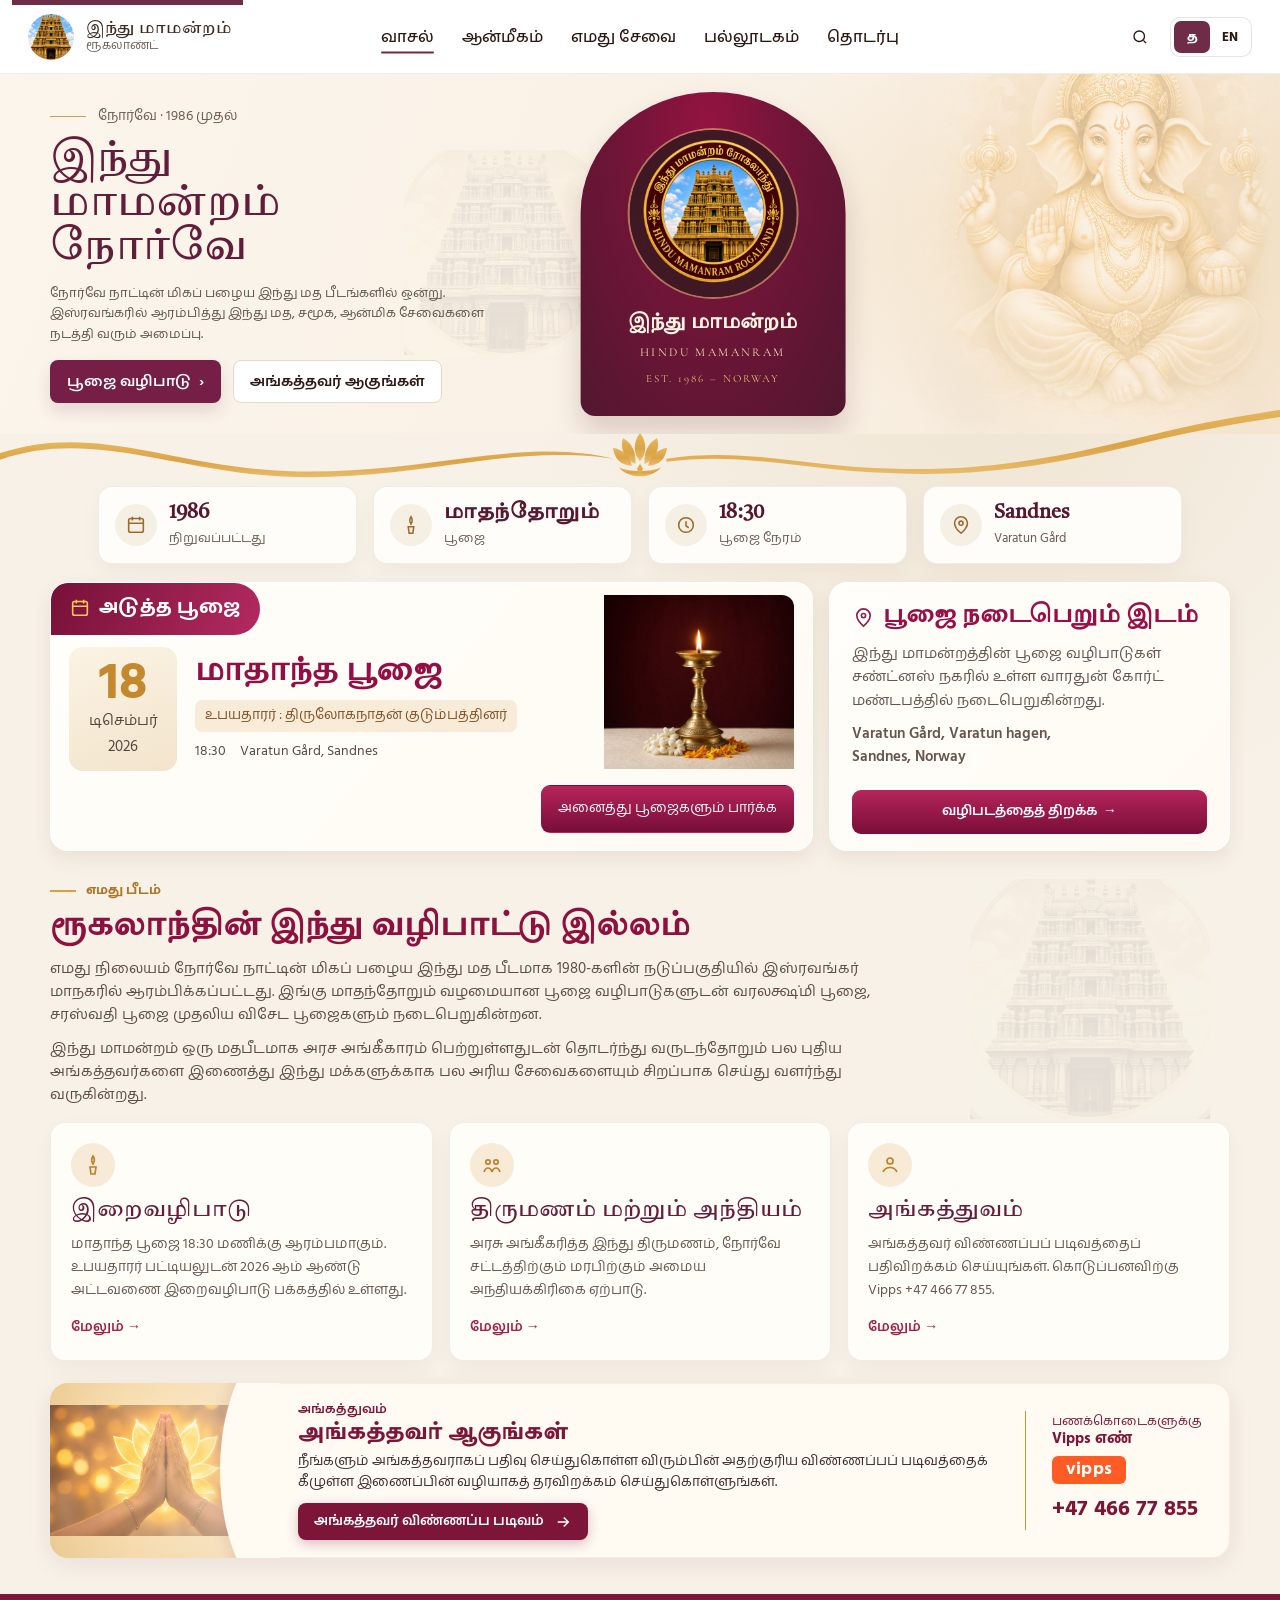
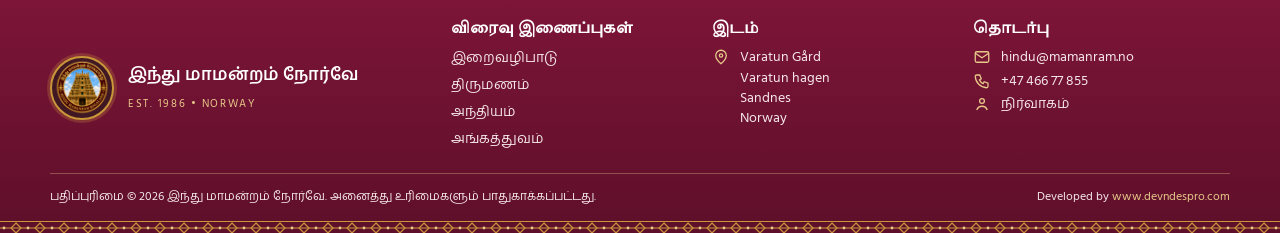
<file: index.html>
<!DOCTYPE html>
<html lang="ta">
<head>
  <meta charset="utf-8">
  <meta name="viewport" content="width=device-width, initial-scale=1">
  <title>இந்து மாமன்றம் ரூகலாண்ட்</title>
  <meta name="description" content="இந்து மாமன்றம் ரூகலாண்ட் — நோர்வேயின் பழைய இந்து மத பீடம். சண்ட்னஸ், Sandnes.">
  <link rel="icon" href="assets/favicon.svg" type="image/svg+xml">
  <link rel="preconnect" href="https://fonts.googleapis.com">
  <link rel="preconnect" href="https://fonts.gstatic.com" crossorigin>
  
  <link
    href="https://fonts.googleapis.com/css2?family=Cormorant+Garamond:wght@500;600&family=Hind+Madurai:wght@400;500;600&family=Tiro+Tamil&display=swap"
    rel="stylesheet"
  >
  

  <link rel="stylesheet" href="css/styles.css?v=20261101h">
  <link rel="stylesheet" href="css/home-v2.css?v=20261106-sections">
  <link rel="stylesheet" href="css/home-v3-sections.css?v=20261106a">
  <link rel="stylesheet" href="css/notices.css?v=20261107a">
</head>
<body data-page="home" data-title-ta="இந்து மாமன்றம் ரூகலாண்ட்" data-title-en="Hindu Mamanram Rogaland">
  <header id="site-header"></header>
  <main id="main">
    <section class="home-hero" aria-labelledby="home-title">
      <div class="wrap hero-grid">
        <div class="hero-copy">
          <p class="eyebrow" data-i18n="hero.eyebrow">நோர்வே · 1986 முதல்</p>
          <h1 id="home-title"><span class="hero-name" data-i18n="hero.title1">இந்து மாமன்றம்</span><span data-i18n="hero.title2">நோர்வே</span></h1>
          <p class="lede" data-i18n="hero.lead">நோர்வே நாட்டின் மிகப் பழைய இந்து மத பீடங்களில் ஒன்று. இஸ்ரவங்கரில் ஆரம்பித்து இந்து மத, சமூக, ஆன்மிக சேவைகளை நடத்தி வரும் அமைப்பு.</p>
          <div class="actions">
            <a class="btn btn-primary" href="worship.html"><span data-i18n="hero.worship">பூஜை வழிபாடு</span><span aria-hidden="true"> ›</span></a>
            <a class="btn btn-ghost" href="#membership"><span data-i18n="hero.member">அங்கத்தவர் ஆகுங்கள்</span></a>
          </div>
        </div>
        <figure class="seal-card">
          <img class="seal-img" src="assets/hm-seal.jpg" alt="இந்து மாமன்றம்">
          <figcaption>
            <strong>இந்து மாமன்றம்</strong>
            <span class="seal-latin">HINDU MAMANRAM</span>
            <span class="seal-est">EST. 1986 – NORWAY</span>
          </figcaption>
        </figure>
        <div class="hero-deity" aria-hidden="true">
          <img src="assets/ganesha-golden-watermark.png?v=20261101r" alt="">
        </div>
      </div>
    </section>
    <div class="wrap wave-band" aria-hidden="true">
      <img src="assets/hm-gold-wave.svg?v=20261106-fullbleed" alt="" width="1200" height="72">
    </div>

    <div class="wrap">
      <div class="stats">
        <div class="stat"><span class="stat-icon" aria-hidden="true"><svg viewBox="0 0 24 24" fill="none" stroke="currentColor" stroke-width="1.7"><rect x="4" y="5" width="16" height="15" rx="2"/><path d="M8 3v4M16 3v4M4 10h16"/></svg></span><div><b data-i18n="stat.founded">1986</b><span data-i18n="stat.founded.sub">நிறுவப்பட்டது</span></div></div>
        <div class="stat"><span class="stat-icon" aria-hidden="true"><svg viewBox="0 0 24 24" fill="none" stroke="currentColor" stroke-width="1.7"><path d="M12 3c2 3 2 5 0 8-2-3-2-5 0-8z"/><path d="M9 14h6l-1 7H10l-1-7z"/></svg></span><div><b data-i18n="stat.pooja">மாதந்தோறும்</b><span data-i18n="stat.pooja.sub">பூஜை</span></div></div>
        <div class="stat"><span class="stat-icon" aria-hidden="true"><svg viewBox="0 0 24 24" fill="none" stroke="currentColor" stroke-width="1.7"><circle cx="12" cy="12" r="8"/><path d="M12 8v5l3 2"/></svg></span><div><b data-i18n="stat.time">18:30</b><span data-i18n="stat.time.sub">பூஜை நேரம்</span></div></div>
        <div class="stat"><span class="stat-icon" aria-hidden="true"><svg viewBox="0 0 24 24" fill="none" stroke="currentColor" stroke-width="1.7"><path d="M12 21s7-6 7-11a7 7 0 1 0-14 0c0 5 7 11 7 11z"/><circle cx="12" cy="10" r="2.2"/></svg></span><div><b>Sandnes</b><span>Varatun Gård</span></div></div>
      </div>
    </div>

    <section class="section next-band">
      <div class="wrap next-grid">
        <article class="next-card" id="next-pooja">
          <p class="kicker" data-i18n="next.kicker">அடுத்த பூஜை</p>
          <div class="next-main">
            <div class="next-when"><b data-next="day">10</b><span data-next="month">அக்டோபர்</span><small data-next="year">2026</small></div>
            <div>
              <h2 data-next="name">மஹாளயபக்ஷ பூஜை</h2>
              <p class="next-sponsor" data-next="sponsor">உபயதாரர் : அடியார்கள் உபயம்</p>
              <p class="next-meta"><span>18:30</span><span>Varatun Gård, Sandnes</span></p>
            </div>
          </div>
          <img class="next-photo" src="assets/deity-mahalaya.jpg" alt="">
          <a class="btn btn-primary" href="worship.html" data-i18n="next.all">அனைத்து பூஜைகளும் பார்க்க</a>
        </article>
        <aside class="place-card">
          <h3 data-i18n="home.venue.title">பூஜை நடைபெறும் இடம்</h3>
          <p data-i18n="home.venue.short">இந்து மாமன்றத்தின் பூஜை வழிபாடுகள் சண்ட்னஸ் நகரில் உள்ள வாரதுன் கோர்ட் மண்டபத்தில் நடைபெறுகின்றது.</p>
          <p class="place-address">Varatun Gård, Varatun hagen,<br>Sandnes, Norway</p>
          <a href="https://www.google.com/maps/search/?api=1&amp;query=Varatun+G%C3%A5rd+Varatun+hagen+Sandnes" target="_blank" rel="noopener" data-i18n="home.venue.map">வழிபடத்தைத் திறக்க</a>
        </aside>
      </div>
    </section>

    <section class="section" id="live-notices" hidden>
      <div class="wrap">
        <p class="kicker" data-i18n="notice.kicker">அறிவிப்பு</p>
        <h2 data-i18n="notice.heading">குழு அறிவிப்பு</h2>
        <div class="notice-list" id="notice-list"></div>
      </div>
    </section>

    <section class="section about-home">
      <div class="wrap">
        <p class="kicker" data-i18n="home.kicker">எமது பீடம்</p>
        <h2 data-i18n="home.heading">ரூகலாந்தின் இந்து வழிபாட்டு இல்லம்</h2>
        <div class="about-copy prose">
            <p data-i18n="home.p1">எமது நிலையம் நோர்வே நாட்டின் மிகப் பழைய இந்து மத பீடமாக 1980-களின் நடுப்பகுதியில் இஸ்ரவங்கர் மாநகரில் ஆரம்பிக்கப்பட்டது. இங்கு மாதந்தோறும் வழமையான பூஜை வழிபாடுகளுடன் வரலக்ஷ்மி பூஜை, சரஸ்வதி பூஜை முதலிய விசேட பூஜைகளும் நடைபெறுகின்றன.</p>
            <p data-i18n="home.p2">இந்து மாமன்றம் ஒரு மதபீடமாக அரச அங்கீகாரம் பெற்றுள்ளதுடன் தொடர்ந்து வருடந்தோறும் பல புதிய அங்கத்தவர்களை இணைத்து இந்து மக்களுக்காக பல அரிய சேவைகளையும் சிறப்பாக செய்து வளர்ந்து வருகின்றது.</p>
          </div>
        <div class="grid-3">
          <article class="card">
            <span class="card-icon" aria-hidden="true"><svg viewBox="0 0 24 24" fill="none" stroke="currentColor" stroke-width="1.7"><path d="M12 3c2 3 2 5 0 8-2-3-2-5 0-8z"/><path d="M9 14h6l-1 7H10l-1-7z"/></svg></span>
            <h3 data-i18n="home.card1.title">இறைவழிபாடு</h3>
            <p data-i18n="home.card1.text">மாதாந்த பூஜை 18:30 மணிக்கு ஆரம்பமாகும். உபயதாரர் பட்டியலுடன் 2026 ஆம் ஆண்டு அட்டவணை இறைவழிபாடு பக்கத்தில் உள்ளது.</p>
            <a class="more" href="worship.html" data-i18n="home.more">மேலும்</a>
          </article>
          <article class="card">
            <span class="card-icon" aria-hidden="true"><svg viewBox="0 0 24 24" fill="none" stroke="currentColor" stroke-width="1.7"><circle cx="8" cy="9" r="2.2"/><circle cx="16" cy="9" r="2.2"/><path d="M4 19c1-3 2.6-4 4-4s3 1 4 4M12 19c1-3 2.6-4 4-4s3 1 4 4"/></svg></span>
            <h3 data-i18n="home.card2.title">திருமணம் மற்றும் அந்தியம்</h3>
            <p data-i18n="home.card2.text">அரசு அங்கீகரித்த இந்து திருமணம், நோர்வே சட்டத்திற்கும் மரபிற்கும் அமைய அந்தியக்கிரிகை ஏற்பாடு.</p>
            <a class="more" href="wedding.html" data-i18n="home.more">மேலும்</a>
          </article>
          <article class="card">
            <span class="card-icon" aria-hidden="true"><svg viewBox="0 0 24 24" fill="none" stroke="currentColor" stroke-width="1.7"><circle cx="12" cy="8" r="3"/><path d="M5 19c1.4-3 3.6-4.5 7-4.5S17.6 16 19 19"/></svg></span>
            <h3 data-i18n="home.card3.title">அங்கத்துவம்</h3>
            <p data-i18n="home.card3.text">அங்கத்தவர் விண்ணப்பப் படிவத்தைப் பதிவிறக்கம் செய்யுங்கள். கொடுப்பனவிற்கு Vipps +47 466 77 855.</p>
            <a class="more" href="#membership" data-i18n="home.more">மேலும்</a>
          </article>
        </div>
      </div>
    </section>

  
<section class="section hm-member" id="membership">
  <div class="wrap">
    <div class="hm-member-card">
      <div class="hm-member-photo" aria-hidden="true"></div>
      <div class="hm-member-body">
        <p class="hm-member-kicker" data-i18n="home.card3.title">அங்கத்துவம்</p>
        <h2 class="hm-member-title" data-i18n="member.title">அங்கத்தவர் ஆகுங்கள்</h2>
        <p class="hm-member-text" data-i18n="member.text">நீங்களும் அங்கத்தவராகப் பதிவு செய்துகொள்ள விரும்பின் அதற்குரிய விண்ணப்பப் படிவத்தைக் கீழுள்ள இணைப்பின் வழியாகத் தரவிறக்கம் செய்துகொள்ளுங்கள்.</p>
        <a class="hm-member-btn" id="member-form-link" href="https://drive.google.com/file/d/1r3KylsjU2gi9ltvv-0XzuL-FSpJ1m9DA/view?usp=sharing" target="_blank" rel="noopener">
          <span data-i18n="member.form">அங்கத்தவர் விண்ணப்ப படிவம்</span>
          <svg viewBox="0 0 24 24" width="18" height="18" fill="none" stroke="currentColor" stroke-width="2" aria-hidden="true"><path d="M5 12h14M13 6l6 6-6 6"/></svg>
        </a>
      </div>
      <div class="hm-member-pay">
        <p class="hm-pay-label">
          <span data-lang="ta">பணக்கொடைகளுக்கு</span><span data-lang="en">For payments</span>
          <b><span data-lang="ta">Vipps எண்</span><span data-lang="en">Vipps number</span></b>
        </p>
        <span class="hm-vipps-logo" aria-hidden="true">vipps</span>
        <a class="hm-vipps-num" href="tel:+4746677855">+47 466 77 855</a>
      </div>
    </div>
  </div>
</section>
  </main>

<footer class="hm-footer">
  <div class="wrap hm-foot-grid">
    <div class="hm-foot-brand">
      <span class="hm-foot-logo" aria-hidden="true"></span>
      <div>
        <strong><span data-i18n="hero.title1">இந்து மாமன்றம்</span> <span data-i18n="hero.title2">நோர்வே</span></strong>
        <small>EST. 1986 &bull; NORWAY</small>
      </div>
    </div>

    <nav class="hm-foot-col" aria-label="Quick links">
      <h3><span data-lang="ta">விரைவு இணைப்புகள்</span><span data-lang="en">Quick links</span></h3>
      <ul>
        <li><a href="worship.html" data-i18n="home.card1.title">இறைவழிபாடு</a></li>
        <li><a href="wedding.html"><span data-lang="ta">திருமணம்</span><span data-lang="en">Wedding</span></a></li>
        <li><a href="wedding.html"><span data-lang="ta">அந்தியம்</span><span data-lang="en">Funeral rites</span></a></li>
        <li><a href="index.html#membership" data-i18n="home.card3.title">அங்கத்துவம்</a></li>
      </ul>
    </nav>

    <div class="hm-foot-col">
      <h3><span data-lang="ta">இடம்</span><span data-lang="en">Location</span></h3>
      <p class="hm-foot-line">
        <svg viewBox="0 0 24 24" fill="none" stroke="currentColor" stroke-width="1.7" aria-hidden="true"><path d="M12 21s7-6 7-11a7 7 0 1 0-14 0c0 5 7 11 7 11z"/><circle cx="12" cy="10" r="2.2"/></svg>
        <span>Varatun Gård<br>Varatun hagen<br>Sandnes<br>Norway</span>
      </p>
    </div>

    <div class="hm-foot-col">
      <h3><span data-lang="ta">தொடர்பு</span><span data-lang="en">Contact</span></h3>
      <ul class="hm-foot-contact">
        <li class="hm-foot-line">
          <svg viewBox="0 0 24 24" fill="none" stroke="currentColor" stroke-width="1.7" aria-hidden="true"><rect x="3" y="5" width="18" height="14" rx="2"/><path d="M3 7l9 6 9-6"/></svg>
          <a href="mailto:hindu@mamanram.no">hindu@mamanram.no</a>
        </li>
        <li class="hm-foot-line">
          <svg viewBox="0 0 24 24" fill="none" stroke="currentColor" stroke-width="1.7" aria-hidden="true"><path d="M5 4h4l2 5-2.5 1.5a11 11 0 0 0 5 5L15 13l5 2v4a2 2 0 0 1-2 2A16 16 0 0 1 3 6a2 2 0 0 1 2-2z"/></svg>
          <a href="tel:+4746677855">+47 466 77 855</a>
        </li>
        <li class="hm-foot-line">
          <svg viewBox="0 0 24 24" fill="none" stroke="currentColor" stroke-width="1.7" aria-hidden="true"><circle cx="12" cy="8" r="3.2"/><path d="M5 20c1.3-3.4 3.8-5 7-5s5.7 1.6 7 5"/></svg>
          <a href="admin.html"><span data-lang="ta">நிர்வாகம்</span><span data-lang="en">Administration</span></a>
        </li>
      </ul>
    </div>
  </div>

  <div class="wrap hm-foot-bottom">
    <p>
      <span data-lang="ta">பதிப்புரிமை © 2026 இந்து மாமன்றம் நோர்வே. அனைத்து உரிமைகளும் பாதுகாக்கப்பட்டது.</span>
      <span data-lang="en">Copyright © 2026 Hindu Mamanram Norway. All rights reserved.</span>
    </p>
    <p>Developed by <a href="https://www.devndespro.com" target="_blank" rel="noopener">www.devndespro.com</a></p>
  </div>
  <div class="hm-foot-border" aria-hidden="true"></div>
</footer>
<div id="site-footer" hidden></div>
  <script src="js/pooja-data.js"></script>
  <script src="js/store.js"></script>
  <script src="js/main.js?v=20261101a"></script>
</body>
</html>
</file>
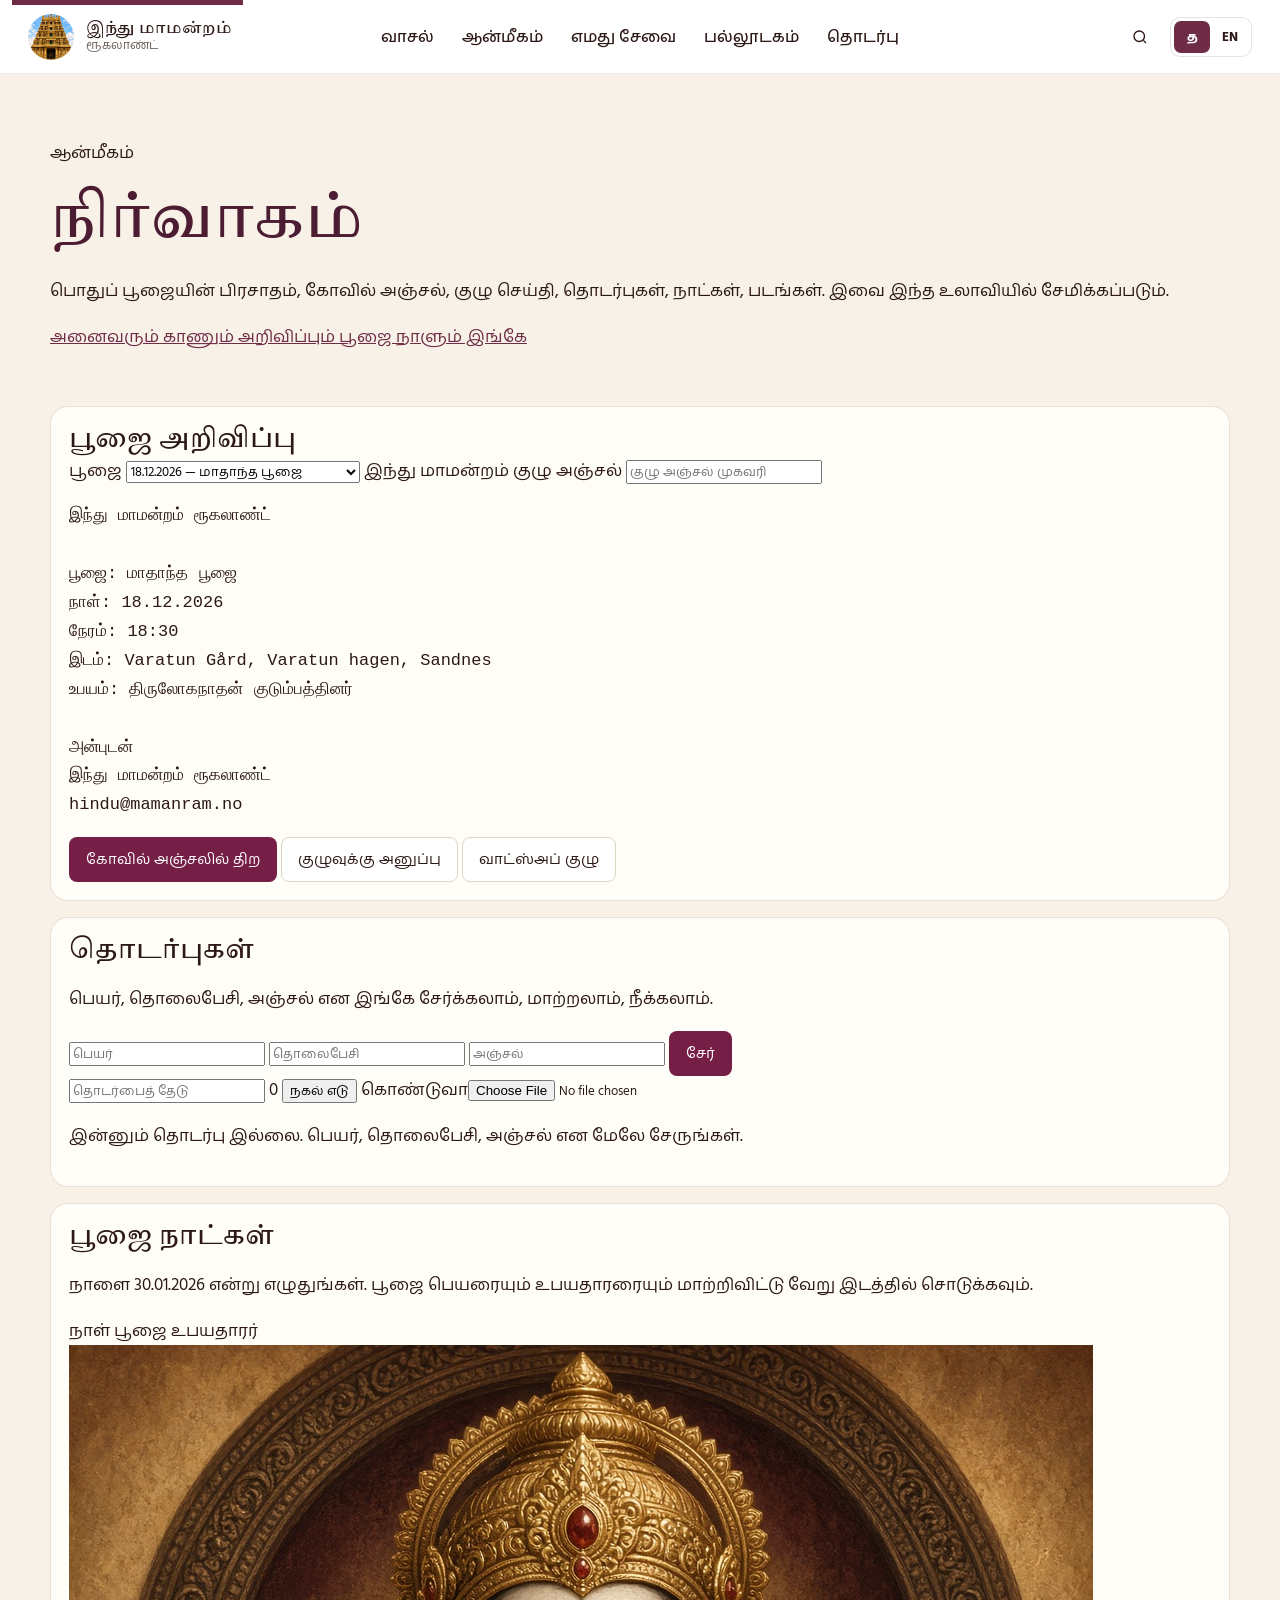
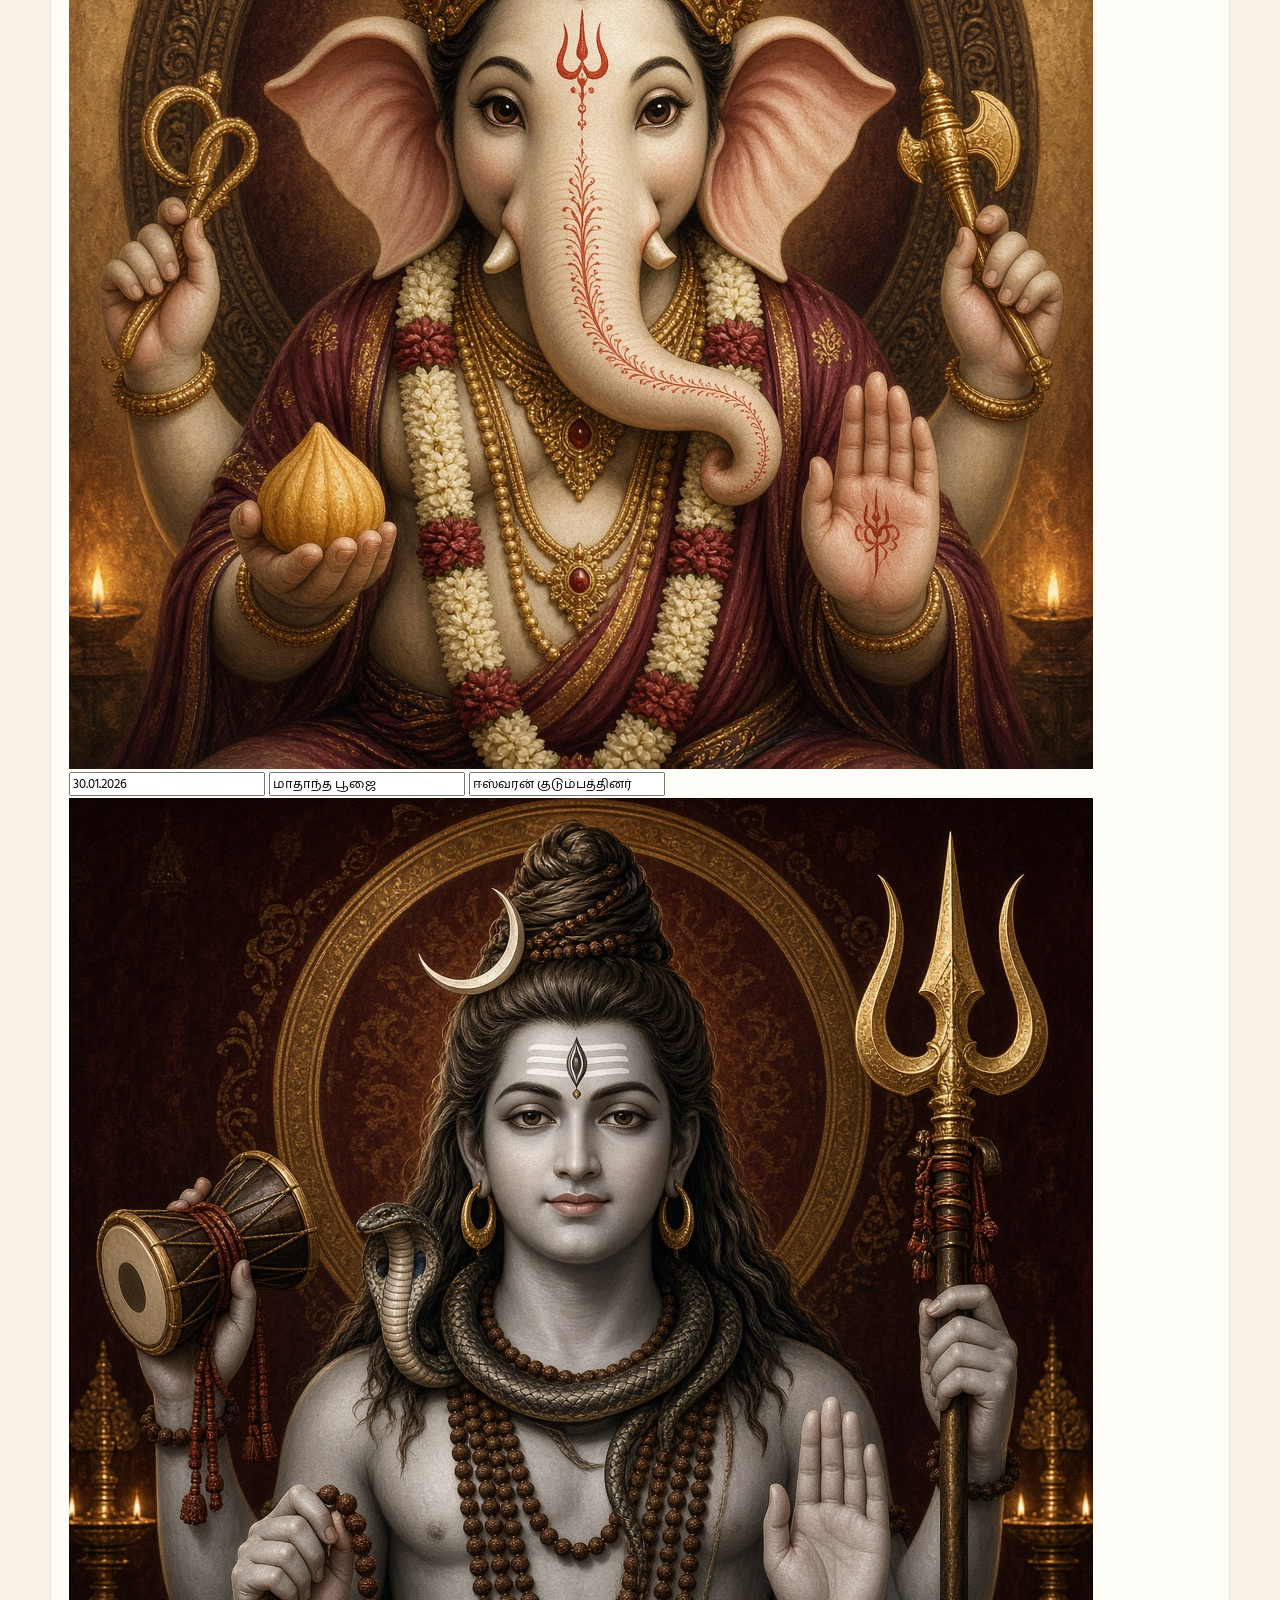
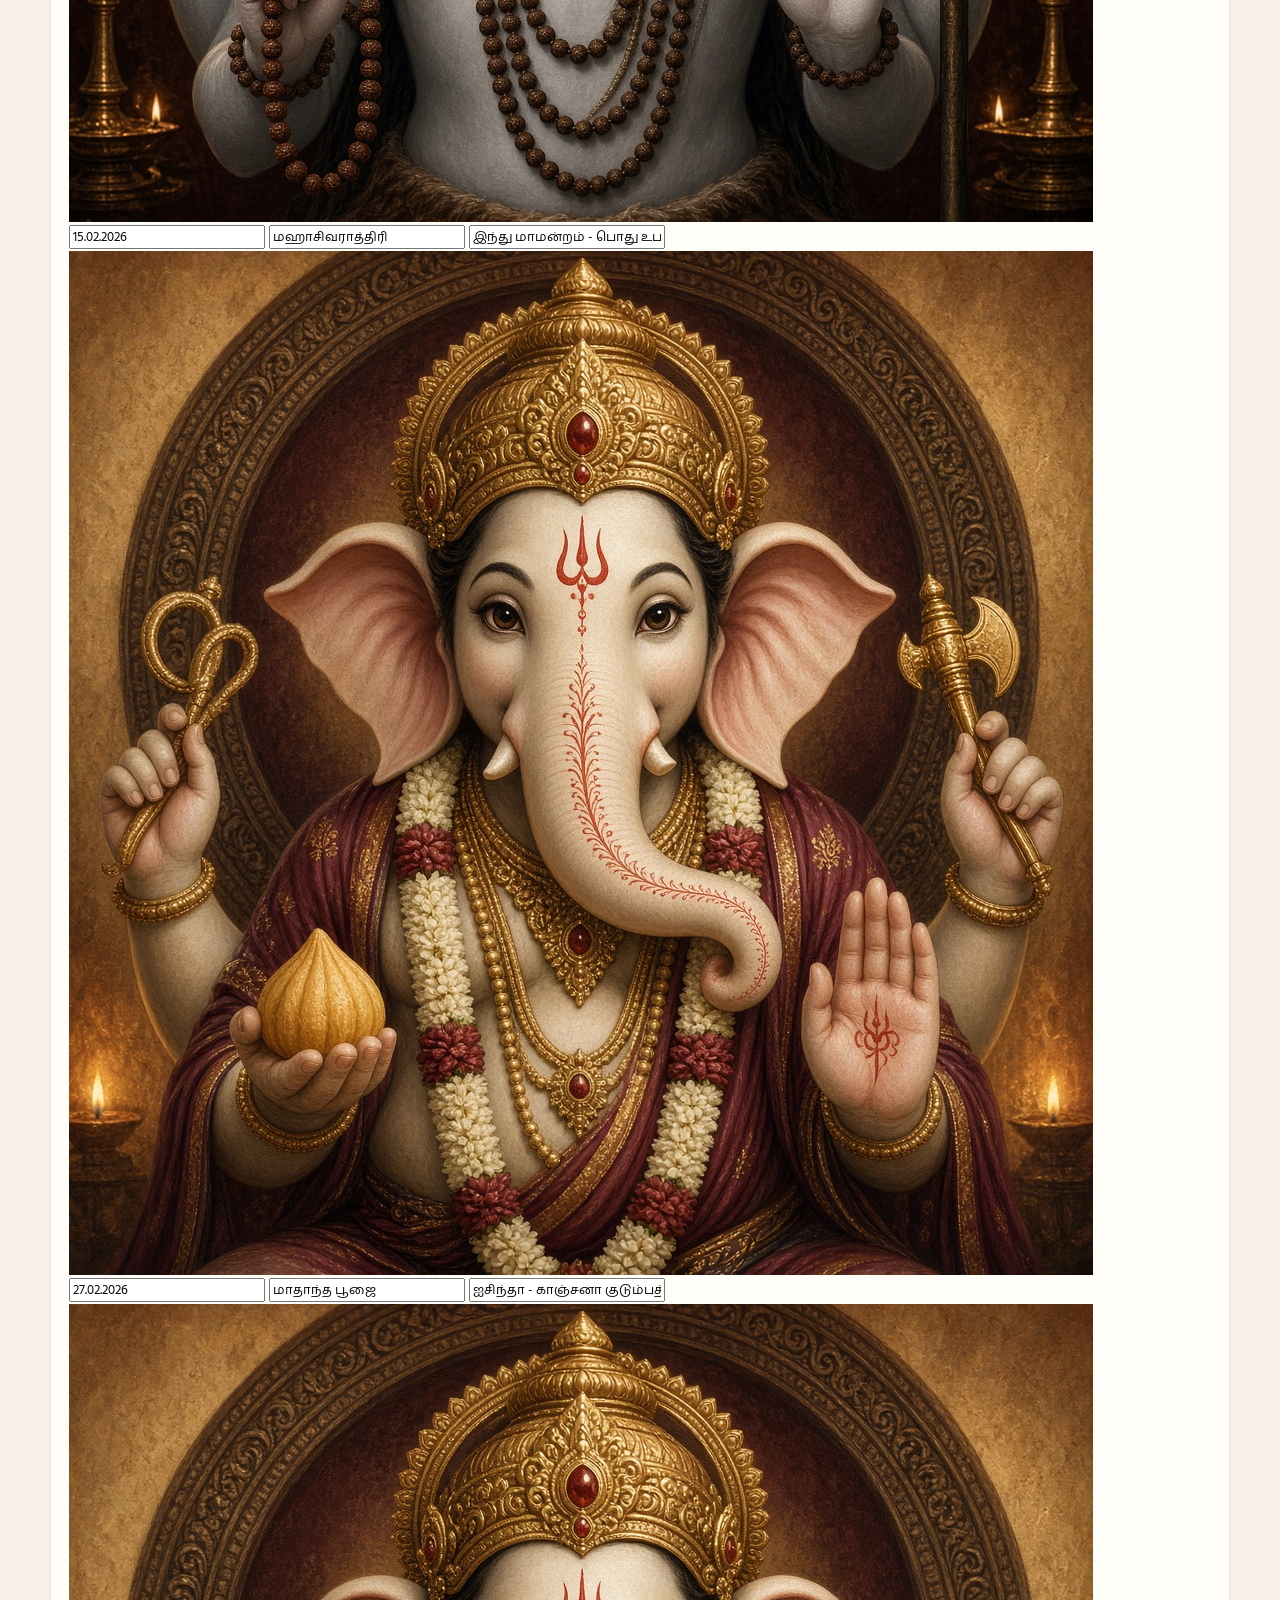
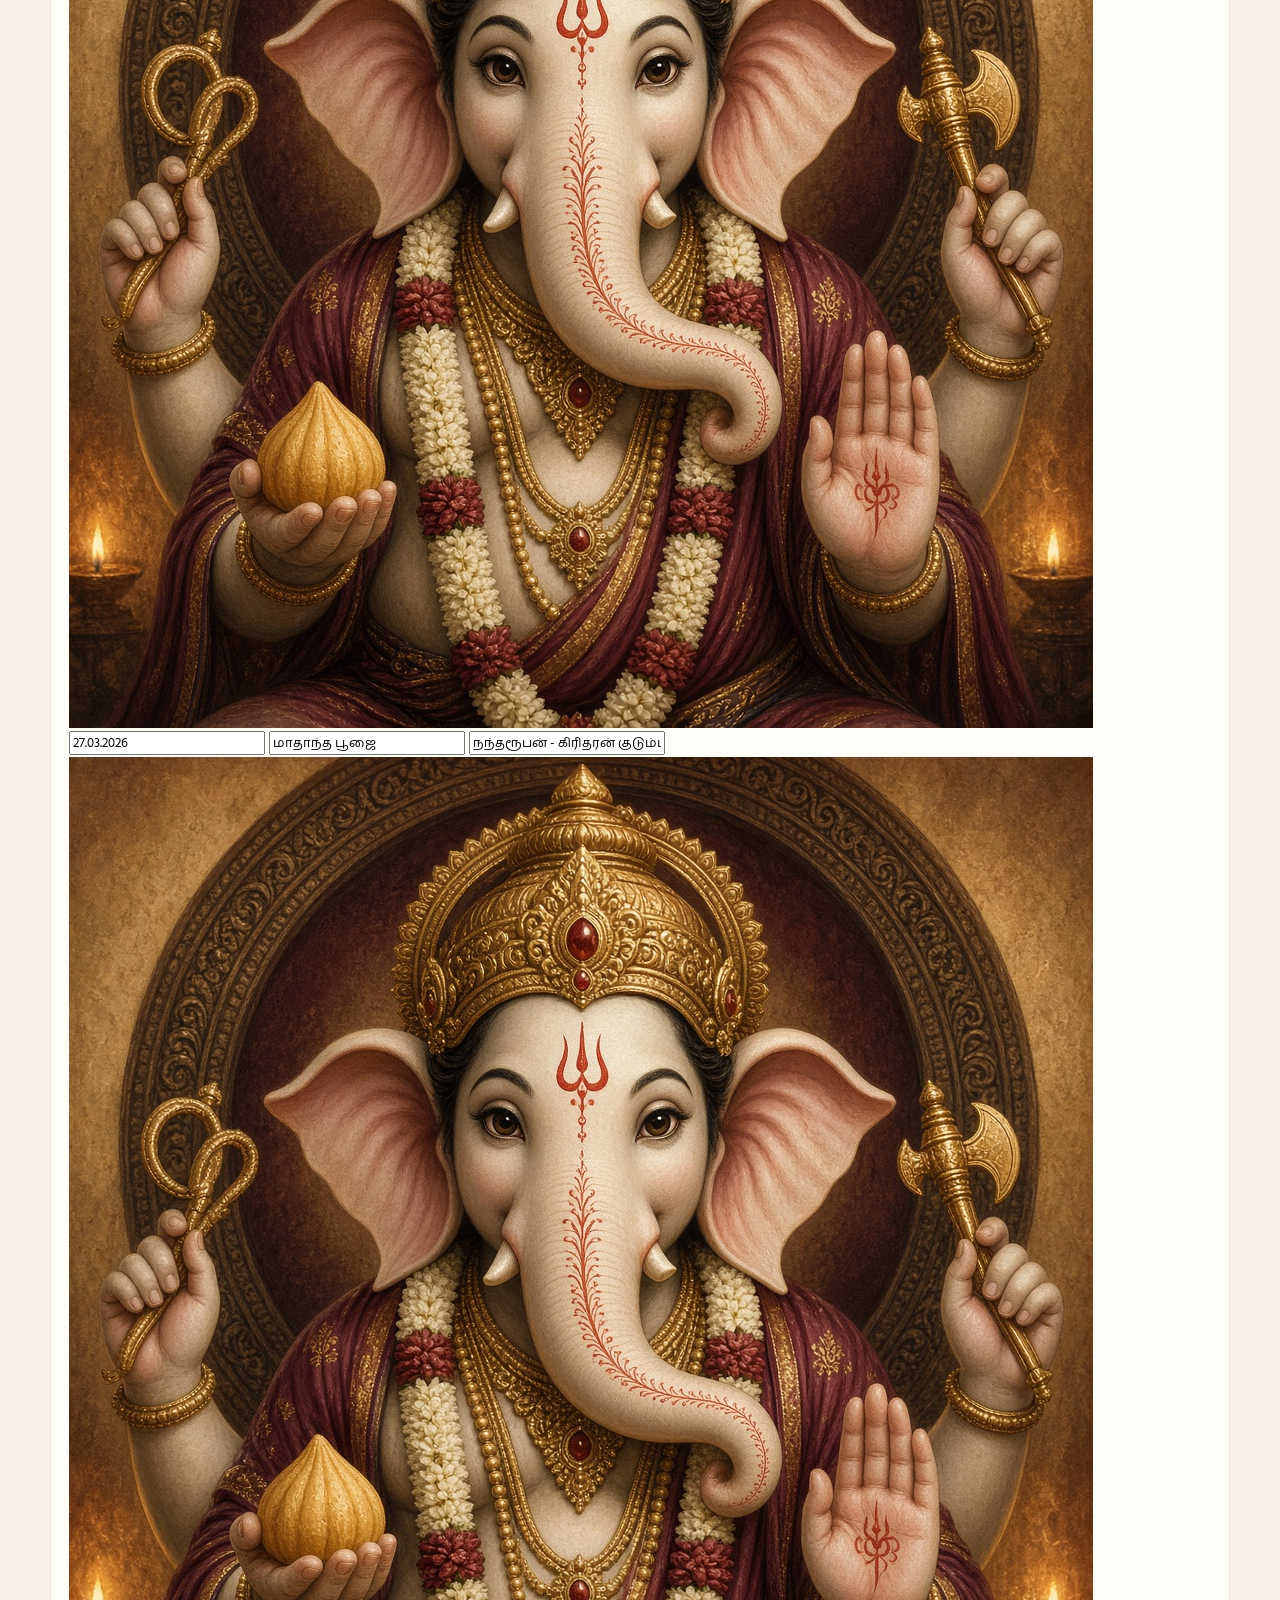
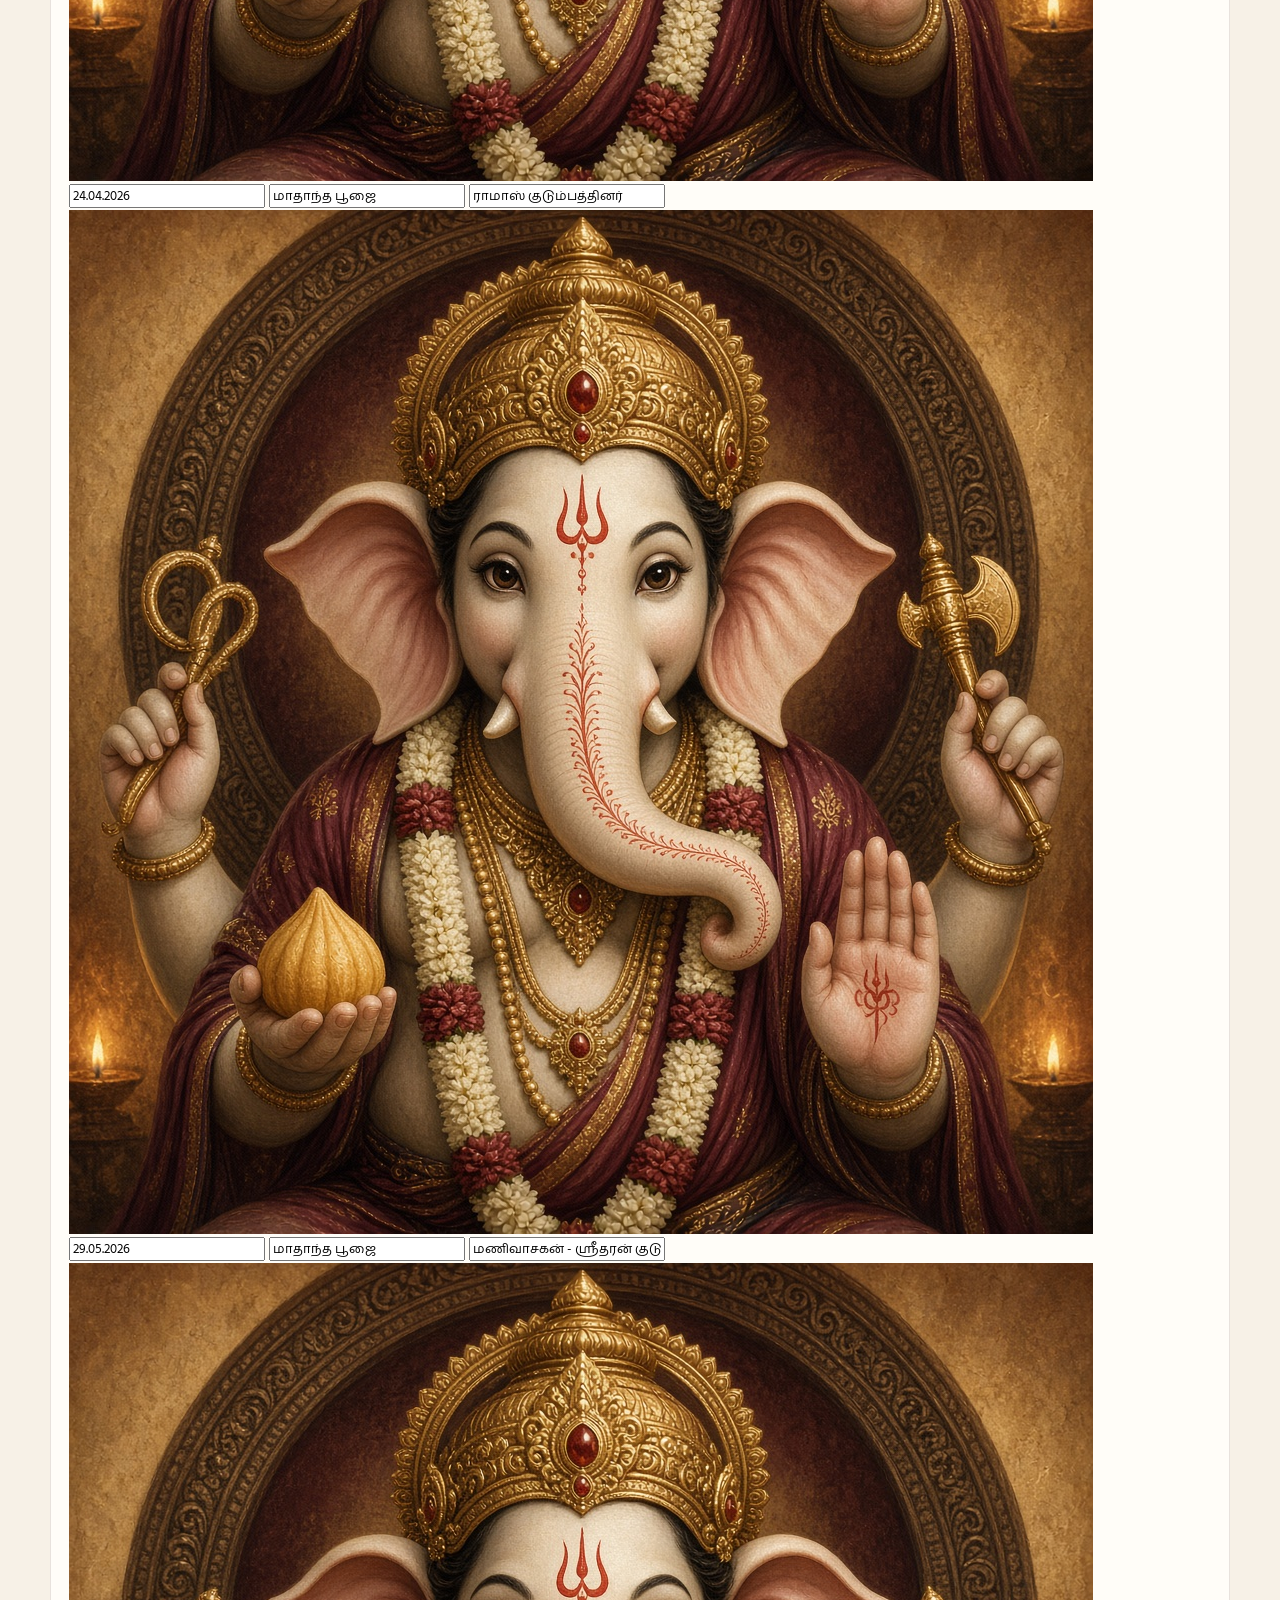
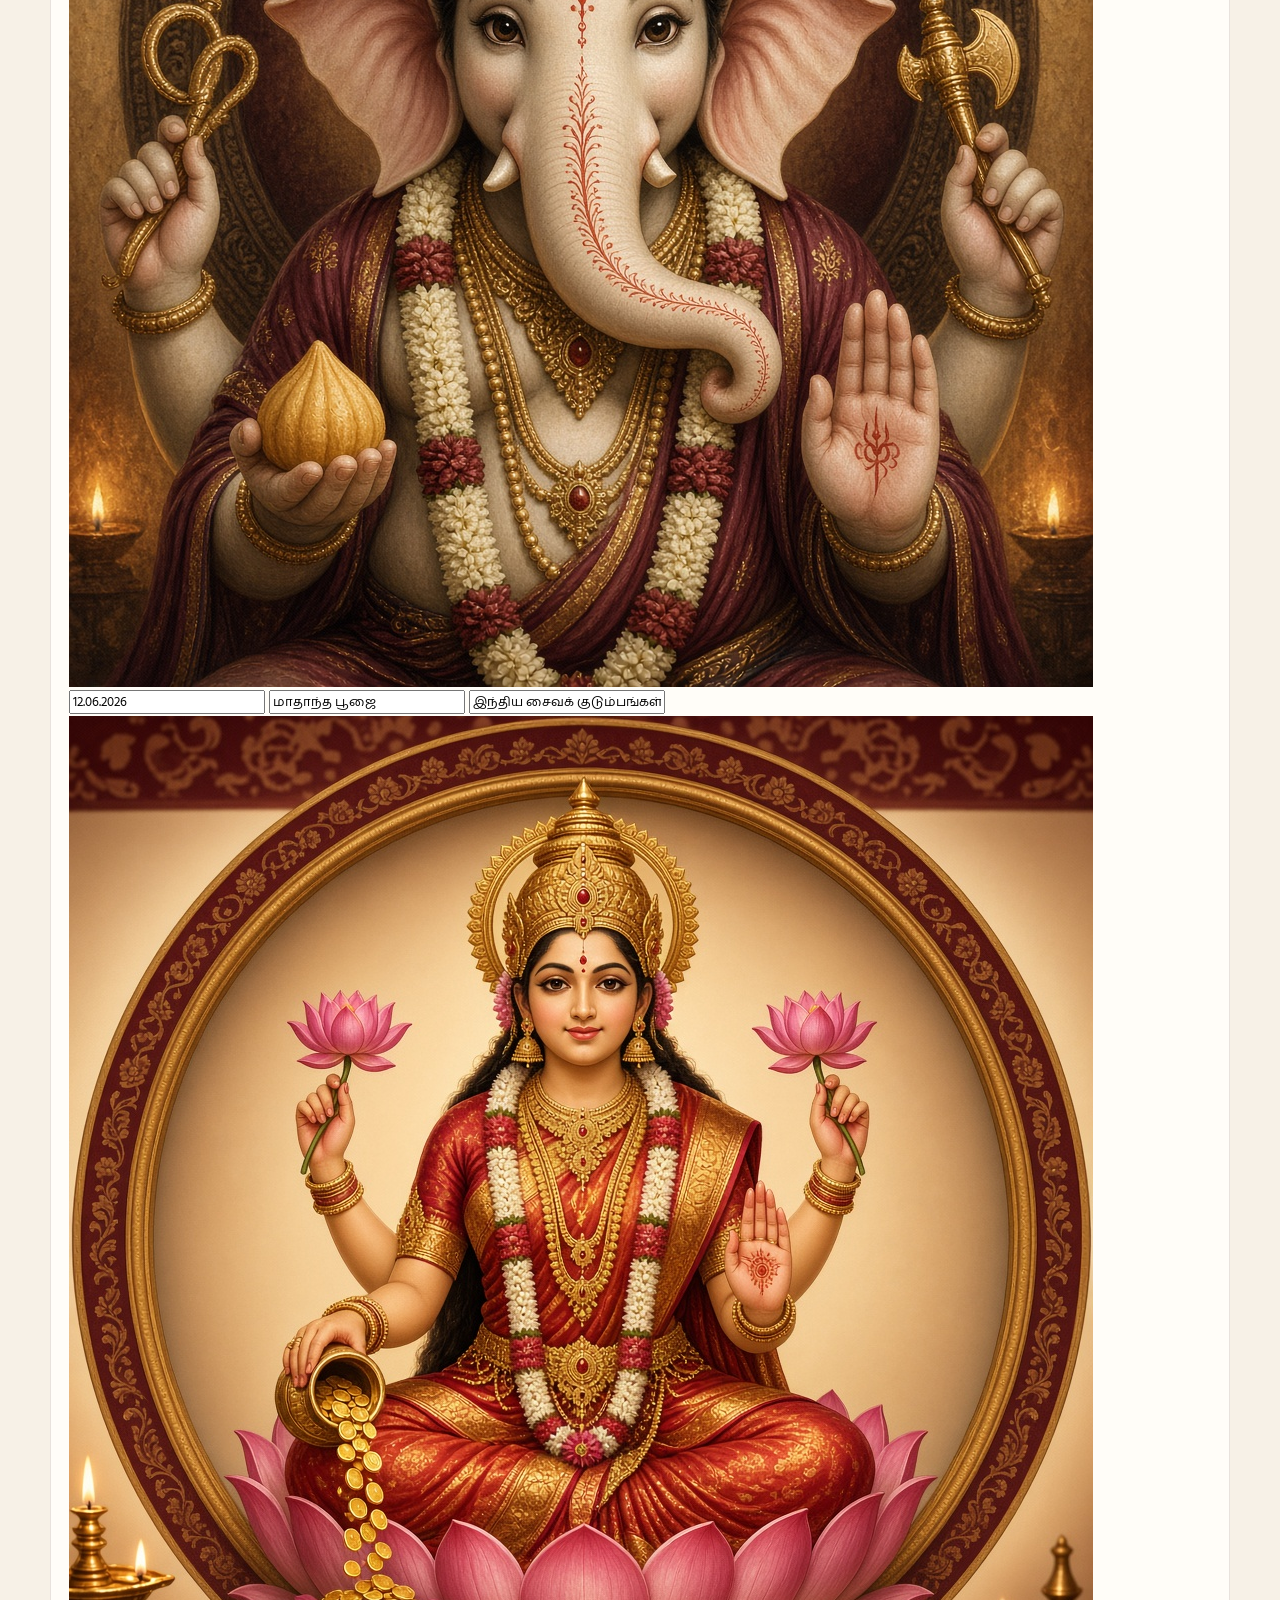
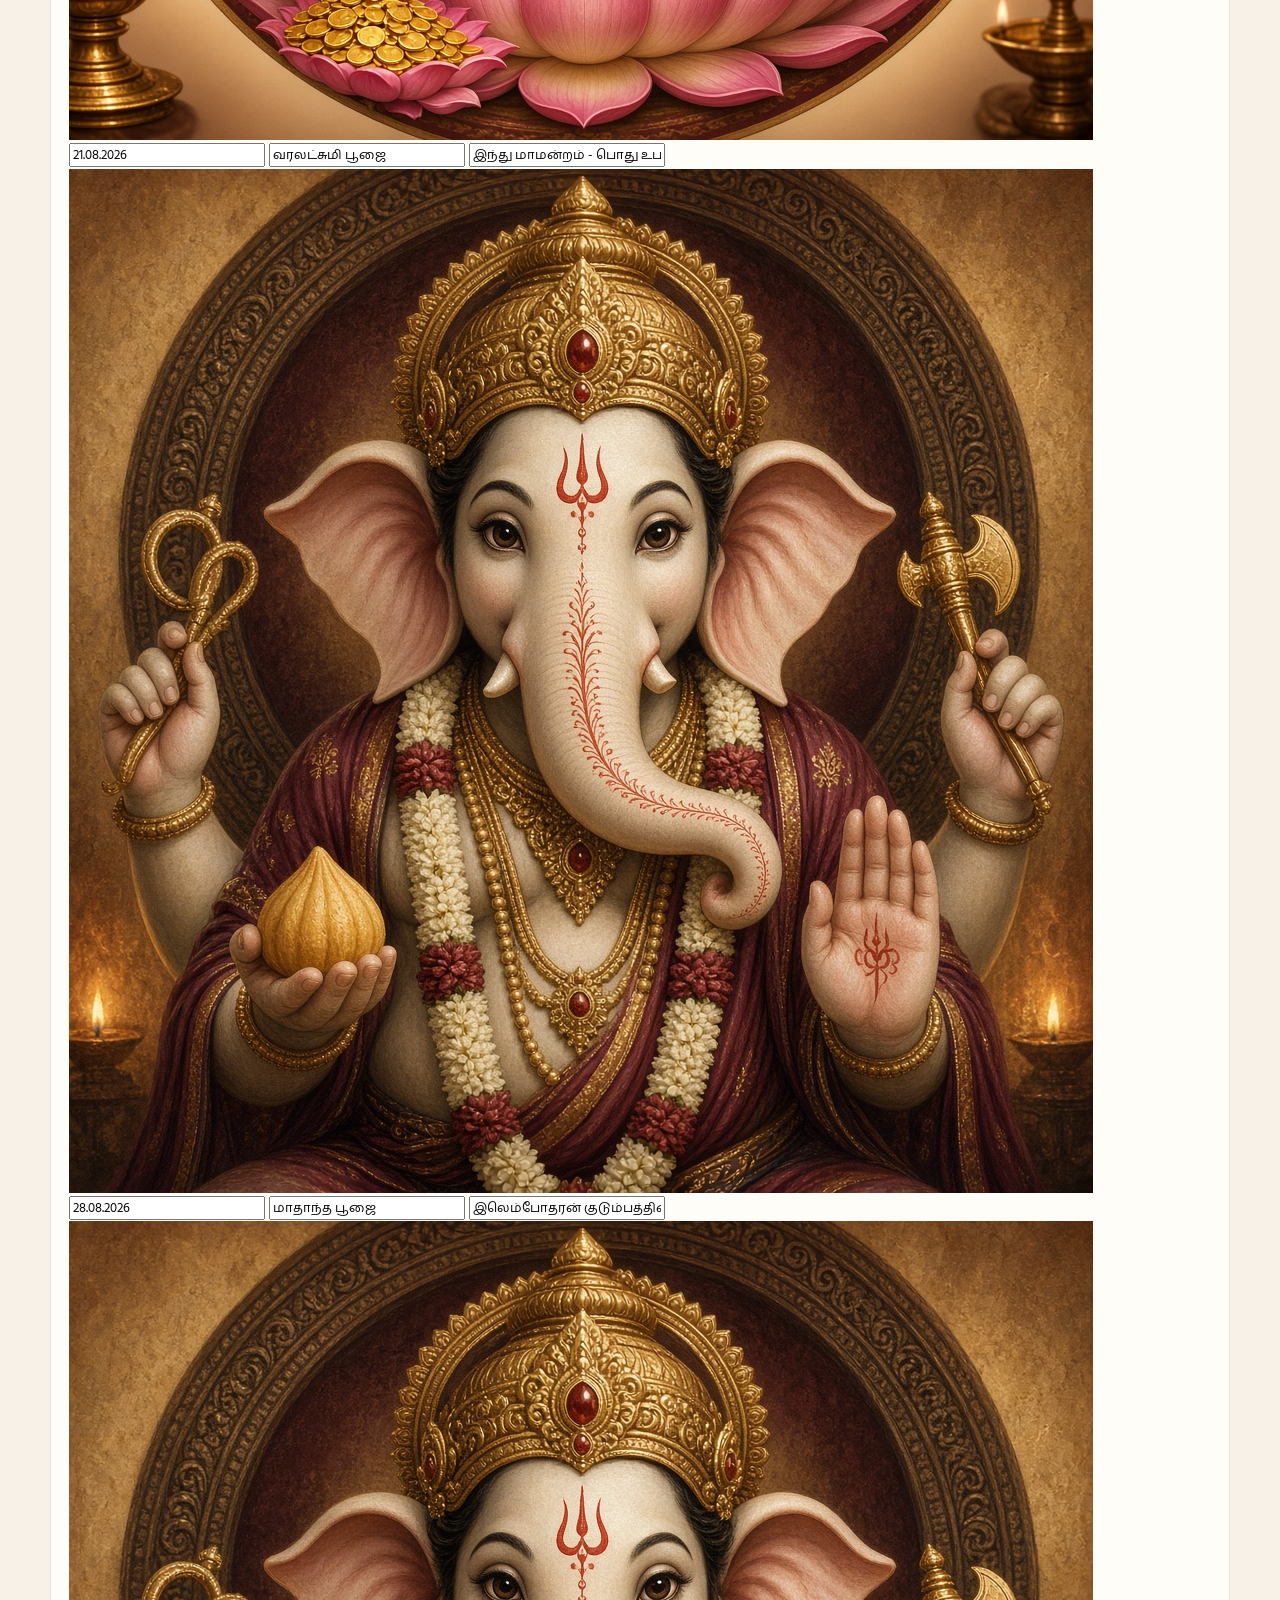
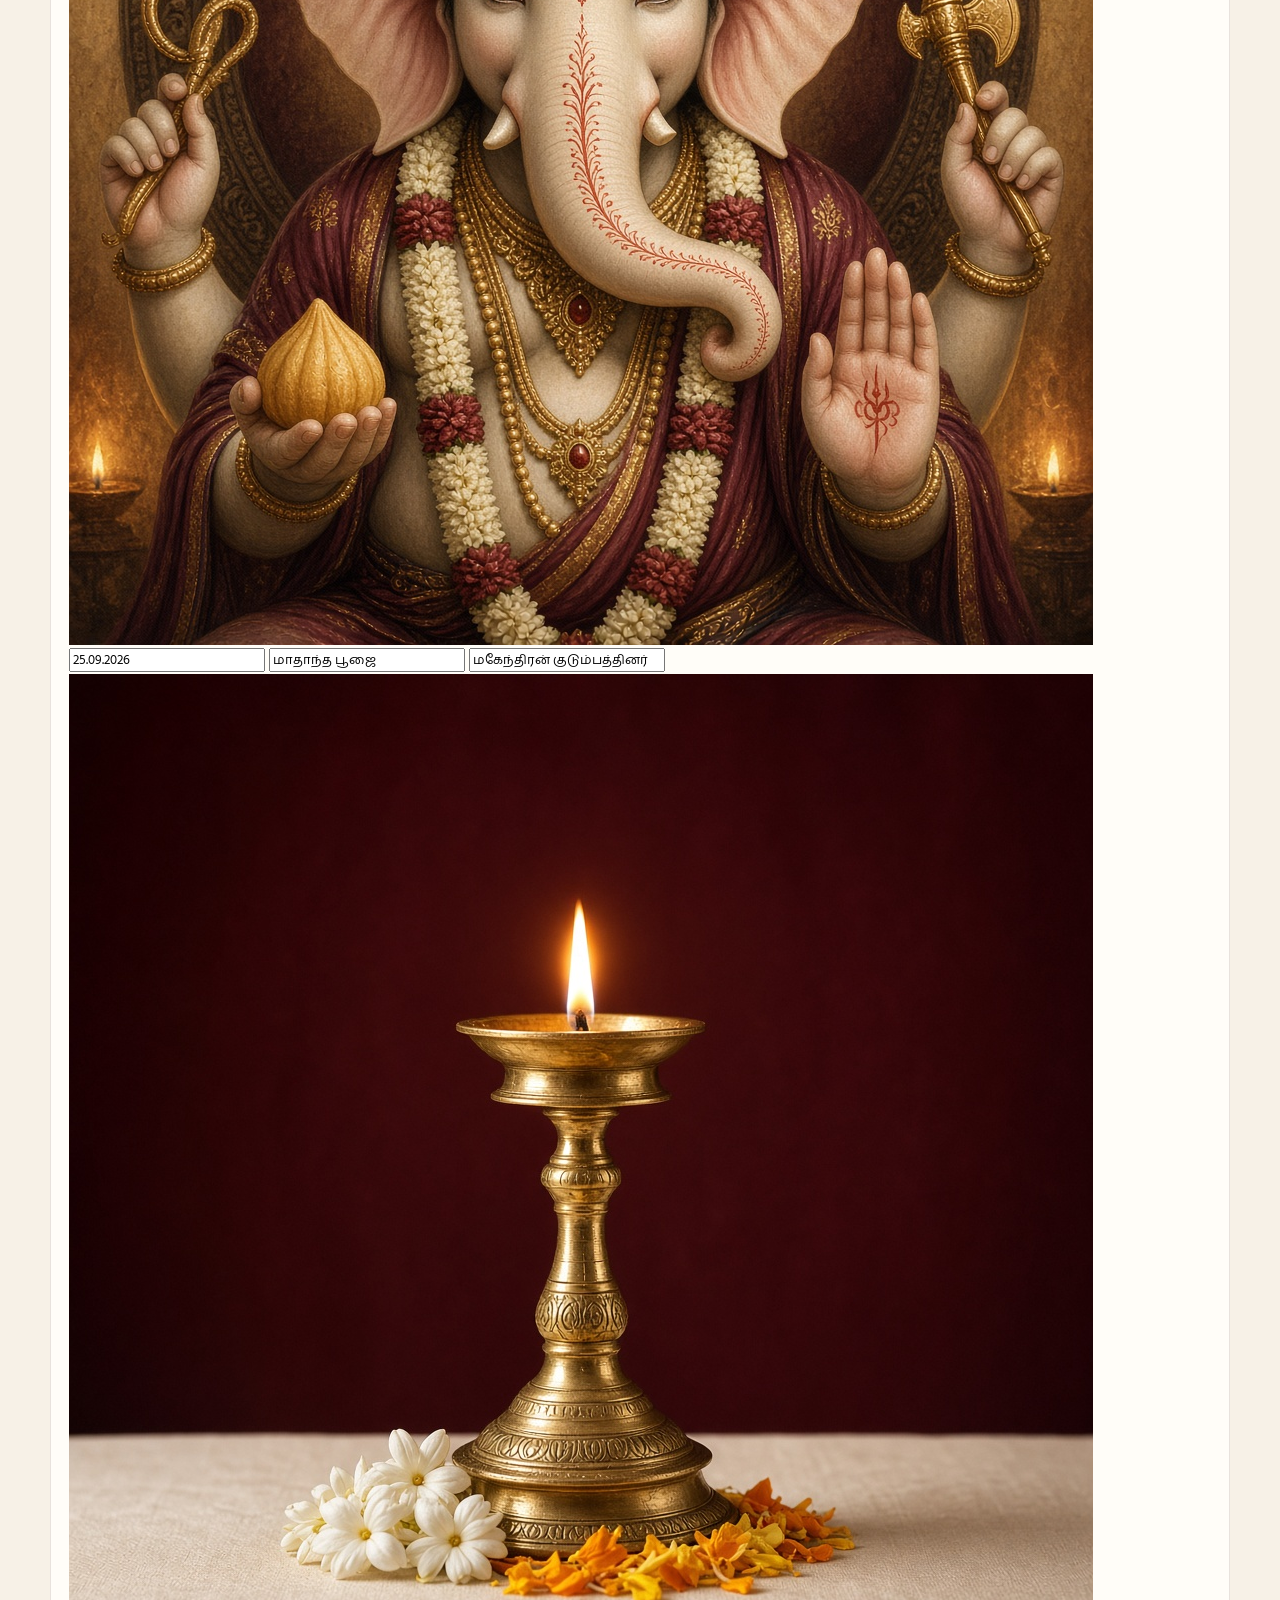
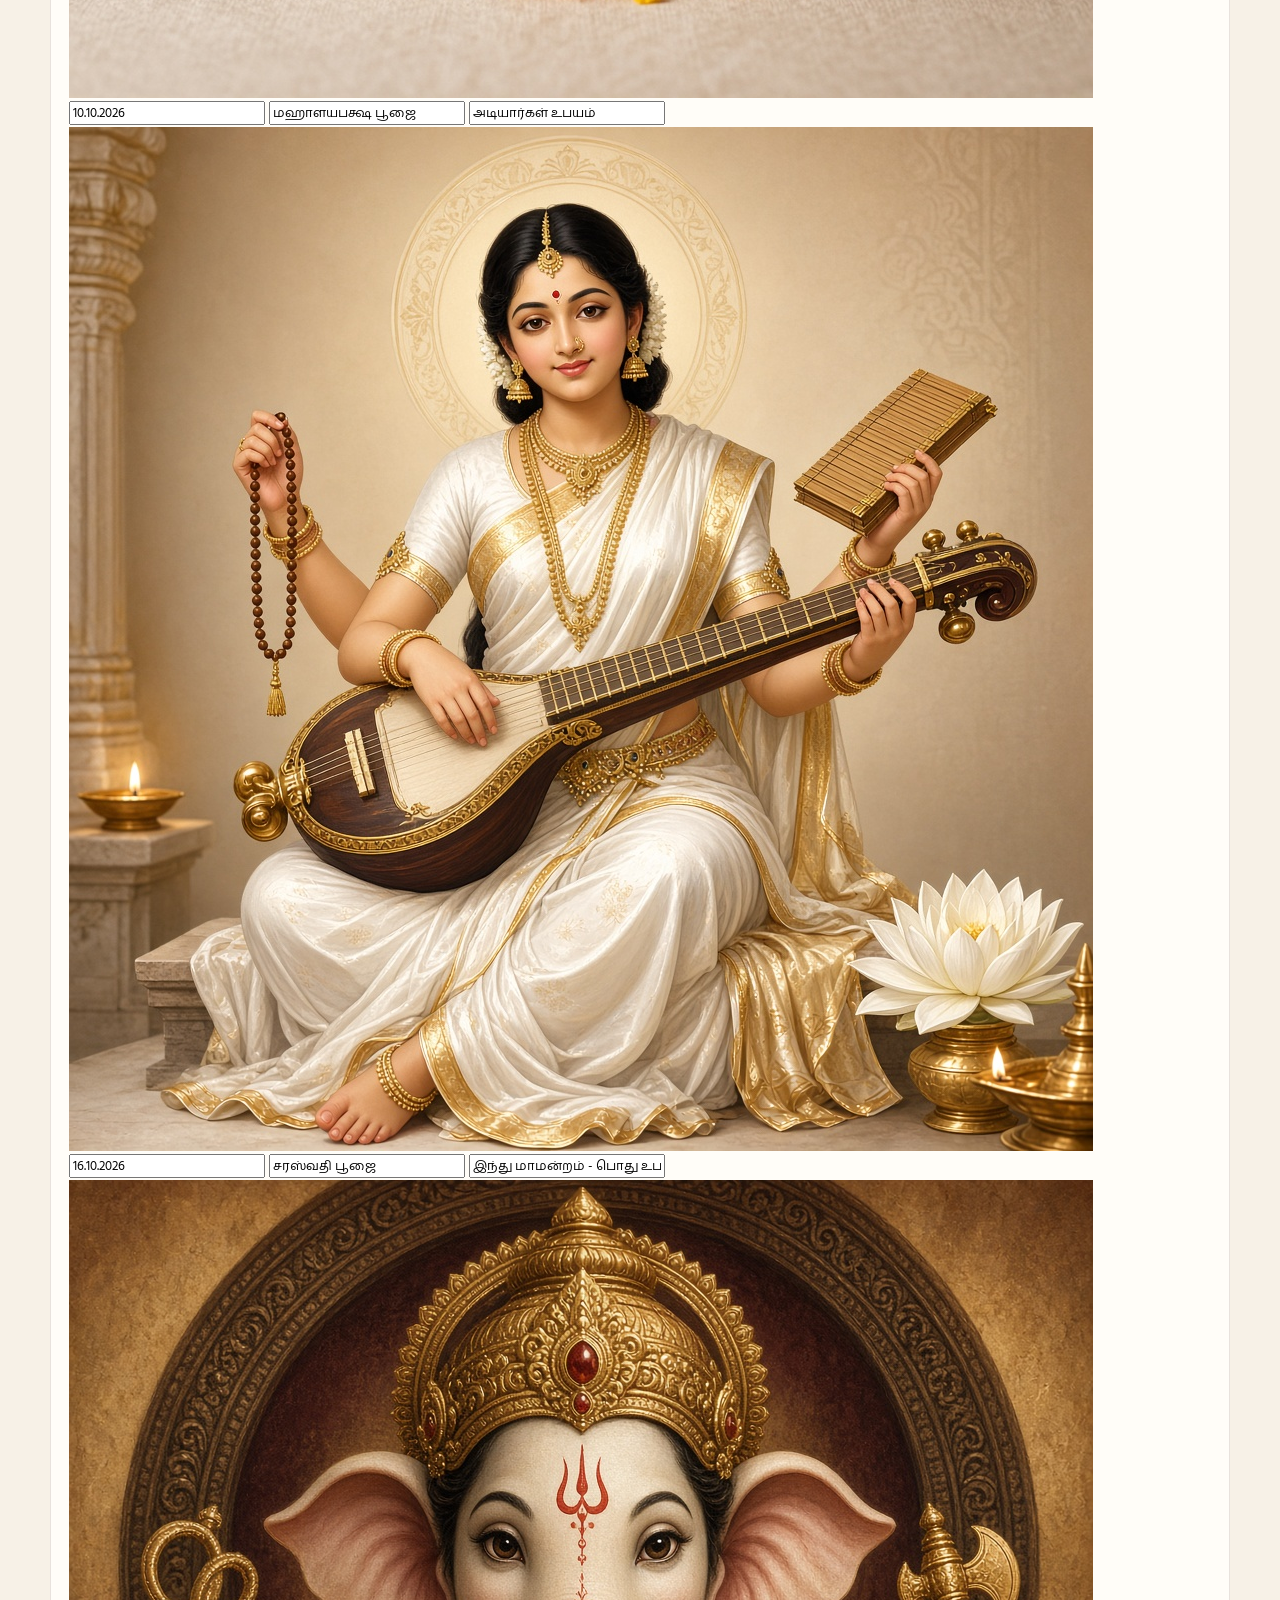
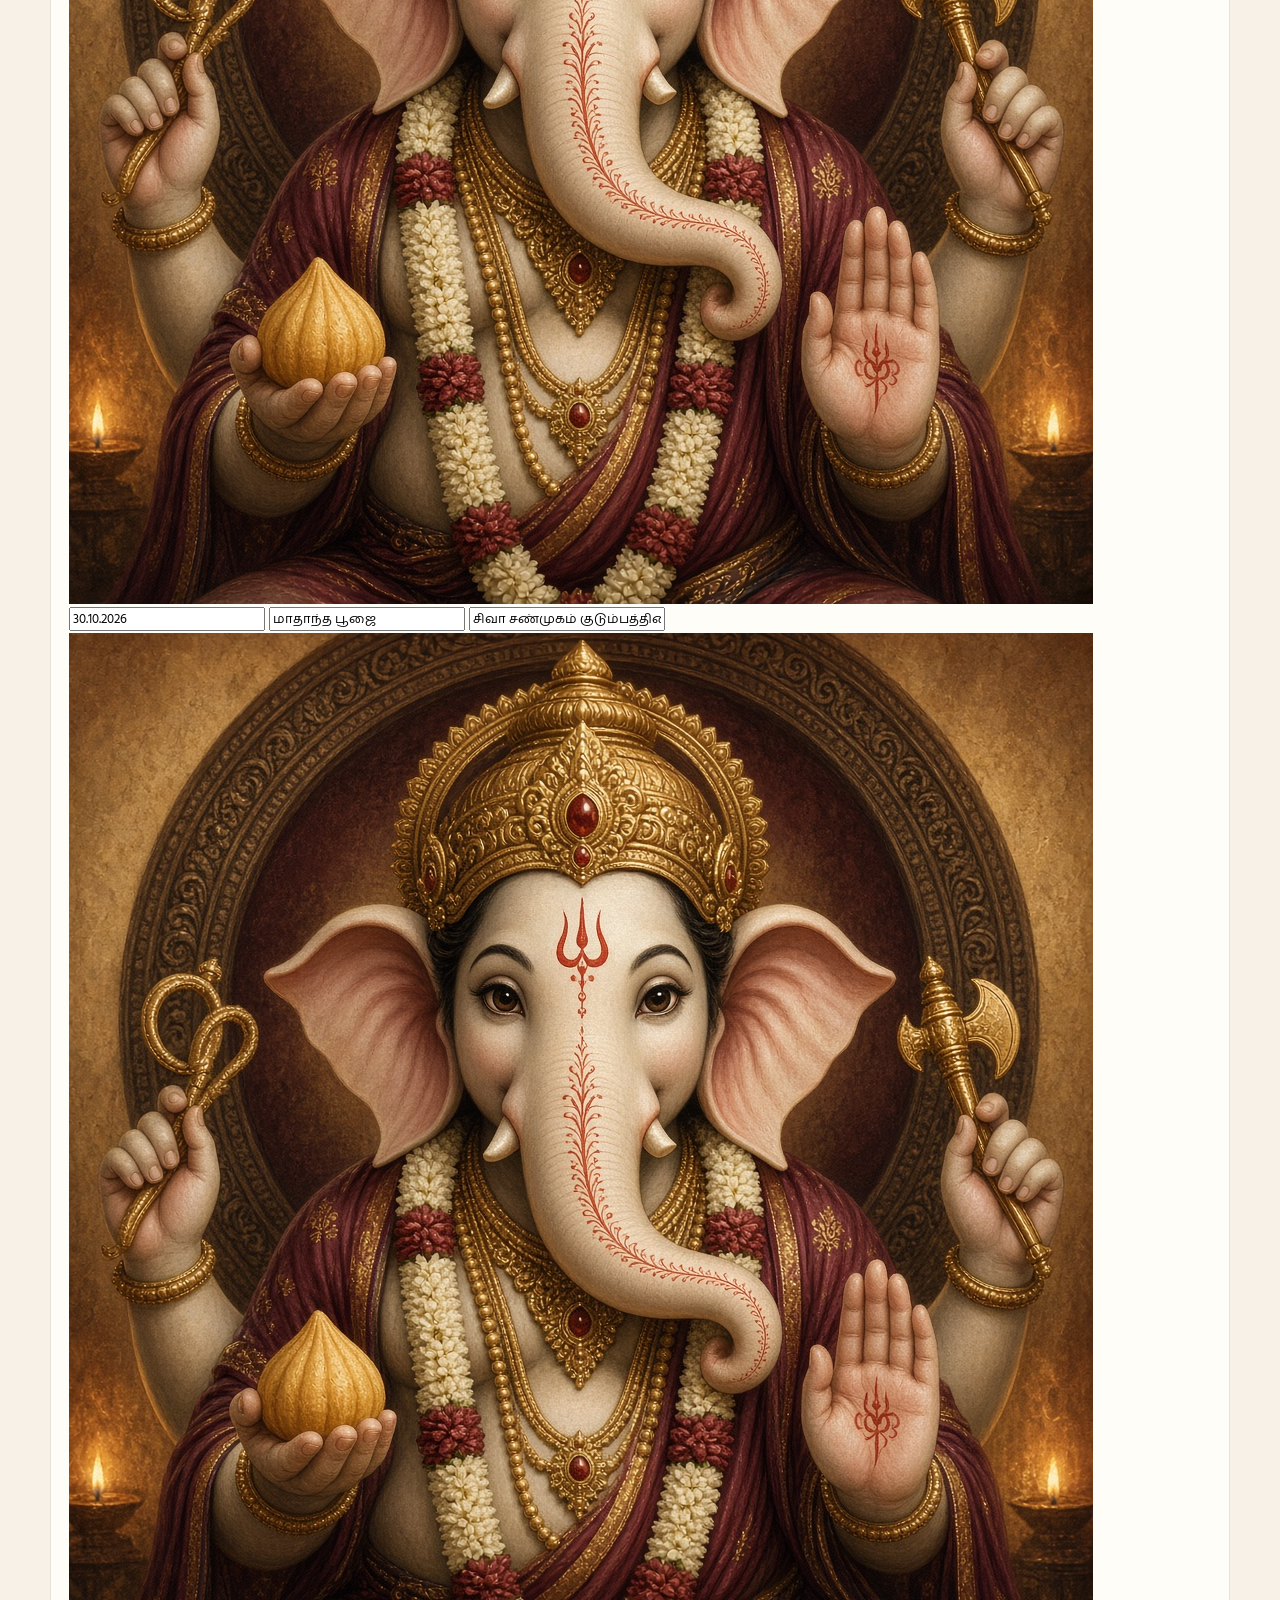
<file: committee.html>
<!DOCTYPE html>
<html lang="ta">
<head>
  <meta charset="utf-8">
  <meta name="viewport" content="width=device-width, initial-scale=1">
  <title>நிர்வாகம் — இந்து மாமன்றம் ரூகலாண்ட்</title>
  <link rel="icon" href="assets/favicon.svg" type="image/svg+xml">
  <link rel="preconnect" href="https://fonts.googleapis.com">
  <link rel="preconnect" href="https://fonts.gstatic.com" crossorigin>
  <link href="https://fonts.googleapis.com/css2?family=Cormorant+Garamond:wght@500;600&family=Hind+Madurai:wght@400;500;600&family=Tiro+Tamil&display=swap" rel="stylesheet">
  <link rel="stylesheet" href="css/styles.css?v=20261004">
</head>
<body data-page="committee" data-title-ta="நிர்வாகம் — இந்து மாமன்றம் ரூகலாண்ட்" data-title-en="Committee — Hindu Mamanram Rogaland">
  <header id="site-header"></header>
  <main id="main">
    <div class="wrap page-hero">
      <p class="eyebrow" data-ta="ஆன்மீகம்" data-en="Spiritual life">ஆன்மீகம்</p>
      <h1 data-ta="நிர்வாகம்" data-en="Committee">நிர்வாகம்</h1>
      <p class="lede" data-ta="பொதுப் பூஜையின் பிரசாதம், கோவில் அஞ்சல், குழு செய்தி, தொடர்புகள், நாட்கள், படங்கள். இவை இந்த உலாவியில் சேமிக்கப்படும்." data-en="Prasadam for a common pooja, temple mail, the group message, contacts, dates, and photos. These stay in this browser.">பொதுப் பூஜையின் பிரசாதம், கோவில் அஞ்சல், குழு செய்தி, தொடர்புகள், நாட்கள், படங்கள். இவை இந்த உலாவியில் சேமிக்கப்படும்.</p>
      <p><a class="text-link" href="admin/" data-ta="அனைவரும் காணும் அறிவிப்பும் பூஜை நாளும் இங்கே" data-en="Notices and pooja dates everyone can see">அனைவரும் காணும் அறிவிப்பும் பூஜை நாளும் இங்கே</a></p>
    </div>
    <div class="wrap page-body desk">
      <p class="note" id="desk-status"></p>

      <section class="desk-block" id="send">
        <h2 data-ta="பூஜை அறிவிப்பு" data-en="Pooja notice">பூஜை அறிவிப்பு</h2>
        <label><span data-ta="பூஜை" data-en="Pooja">பூஜை</span>
          <select id="send-pooja"></select>
        </label>
        <div id="send-prasadam"></div>
        <label><span data-ta="இந்து மாமன்றம் குழு அஞ்சல்" data-en="Hindu Mamanram group email">இந்து மாமன்றம் குழு அஞ்சல்</span>
          <input id="group-email" type="email" data-ph-ta="குழு அஞ்சல் முகவரி" data-ph-en="Group email address">
        </label>
        <pre class="msg-preview" id="send-preview"></pre>
        <div class="actions">
          <button class="btn btn-primary" id="send-mail" type="button" data-ta="கோவில் அஞ்சலில் திற" data-en="Open temple mail">கோவில் அஞ்சலில் திற</button>
          <button class="btn btn-ghost" id="send-group" type="button" data-ta="குழுவுக்கு அனுப்பு" data-en="Send to the group">குழுவுக்கு அனுப்பு</button>
          <button class="btn btn-ghost" id="send-wa" type="button" data-ta="வாட்ஸ்அப் குழு" data-en="WhatsApp group">வாட்ஸ்அப் குழு</button>
        </div>
      </section>

      <section class="desk-block" id="contacts">
        <h2 data-ta="தொடர்புகள்" data-en="Contacts">தொடர்புகள்</h2>
        <p data-ta="பெயர், தொலைபேசி, அஞ்சல் என இங்கே சேர்க்கலாம், மாற்றலாம், நீக்கலாம்." data-en="Add, change, or remove a name, phone, and email here.">பெயர், தொலைபேசி, அஞ்சல் என இங்கே சேர்க்கலாம், மாற்றலாம், நீக்கலாம்.</p>
        <form id="contact-form" class="stack-form">
          <input id="c-name" required data-ph-ta="பெயர்" data-ph-en="Name" aria-label="பெயர்">
          <input id="c-phone" type="tel" data-ph-ta="தொலைபேசி" data-ph-en="Telephone" aria-label="தொலைபேசி">
          <input id="c-email" type="email" data-ph-ta="அஞ்சல்" data-ph-en="Email" aria-label="அஞ்சல்">
          <button class="btn btn-primary" id="c-save" type="submit" data-ta="சேர்" data-en="Add">சேர்</button>
        </form>
        <div class="desk-tools">
          <input id="contact-search" type="search" data-ph-ta="தொடர்பைத் தேடு" data-ph-en="Search contacts">
          <span id="contact-count"></span>
          <button type="button" id="contact-export" data-ta="நகல் எடு" data-en="Export">நகல் எடு</button>
          <label class="file-btn"><span data-ta="கொண்டுவா" data-en="Import">கொண்டுவா</span><input id="contact-import" type="file" accept="application/json,.json"></label>
        </div>
        <div id="contact-list"></div>
      </section>

      <section class="desk-block" id="dates">
        <h2 data-ta="பூஜை நாட்கள்" data-en="Pooja dates">பூஜை நாட்கள்</h2>
        <p data-ta="நாளை 30.01.2026 என்று எழுதுங்கள். பூஜை பெயரையும் உபயதாரரையும் மாற்றிவிட்டு வேறு இடத்தில் சொடுக்கவும்." data-en="Write the date as 30.01.2026. Change the pooja name or sponsor, then click away.">நாளை 30.01.2026 என்று எழுதுங்கள். பூஜை பெயரையும் உபயதாரரையும் மாற்றிவிட்டு வேறு இடத்தில் சொடுக்கவும்.</p>
        <div class="date-head" aria-hidden="true">
          <span></span>
          <span data-ta="நாள்" data-en="Date">நாள்</span>
          <span data-ta="பூஜை" data-en="Pooja">பூஜை</span>
          <span data-ta="உபயதாரர்" data-en="Sponsor">உபயதாரர்</span>
        </div>
        <div id="date-list"></div>
        <button class="btn btn-ghost" id="date-reset" type="button" data-ta="வெளியிட்ட அட்டவணைக்குத் திரும்பு" data-en="Restore the published calendar">வெளியிட்ட அட்டவணைக்குத் திரும்பு</button>
      </section>

      <section class="desk-block" id="photos">
        <h2 data-ta="பொதுப் பூஜை படங்கள்" data-en="Common pooja photos">பொதுப் பூஜை படங்கள்</h2>
        <p data-ta="படங்களைக் கீழுள்ள இடத்தில் இடுங்கள். அவை அந்தப் பூஜை நாளிலும் நிழற்படப் பக்கத்திலும் தெரியும்." data-en="Drop photographs in the space below. They show on that pooja day and on the photographs page.">படங்களைக் கீழுள்ள இடத்தில் இடுங்கள். அவை அந்தப் பூஜை நாளிலும் நிழற்படப் பக்கத்திலும் தெரியும்.</p>
        <div id="photo-list"></div>
        <h3 class="album-title" data-ta="ஆல்ப இணைப்பு" data-en="Album link">ஆல்ப இணைப்பு</h3>
        <form id="album-form" class="stack-form">
          <input id="album-title" data-ph-ta="ஆல்பப் பெயர்" data-ph-en="Album name" aria-label="ஆல்பப் பெயர்">
          <input id="album-url" type="url" data-ph-ta="ஆல்ப இணைப்பு" data-ph-en="Album link" aria-label="ஆல்ப இணைப்பு">
          <button class="btn btn-primary" type="submit" data-ta="ஆல்பம் சேர்" data-en="Add album">ஆல்பம் சேர்</button>
        </form>
        <ul id="album-list" class="album-list"></ul>
      </section>

      <section class="desk-block" id="member">
        <h2 data-ta="அங்கத்துவப் படிவம்" data-en="Membership form">அங்கத்துவப் படிவம்</h2>
        <p data-ta="ரகு தயாரித்த எளிய படிவத்தின் இணைப்பை இங்கே ஒட்டுங்கள். இணைப்பு இல்லையென்றால் இருக்கும் படிவம் திறக்கும்." data-en="Paste the link to the simplified form Ragu prepared. Until then, the existing form opens.">ரகு தயாரித்த எளிய படிவத்தின் இணைப்பை இங்கே ஒட்டுங்கள். இணைப்பு இல்லையென்றால் இருக்கும் படிவம் திறக்கும்.</p>
        <form id="member-form" class="stack-form">
          <input id="member-url" type="url" data-ph-ta="படிவ இணைப்பு" data-ph-en="Form link" aria-label="படிவ இணைப்பு">
          <button class="btn btn-primary" type="submit" data-ta="இணைப்பை வை" data-en="Save link">இணைப்பை வை</button>
          <a class="btn btn-ghost" id="member-open" href="https://drive.google.com/file/d/1r3KylsjU2gi9ltvv-0XzuL-FSpJ1m9DA/view?usp=sharing" target="_blank" rel="noopener" data-ta="படிவத்தைத் திற" data-en="Open the form">படிவத்தைத் திற</a>
        </form>
      </section>
    </div>
  </main>
  <footer id="site-footer"></footer>
  <script src="js/pooja-data.js"></script>
  <script src="js/store.js"></script>
  <script src="js/main.js"></script>
  <script src="js/committee.js?v=20261004"></script>
</body>
</html>
</file>
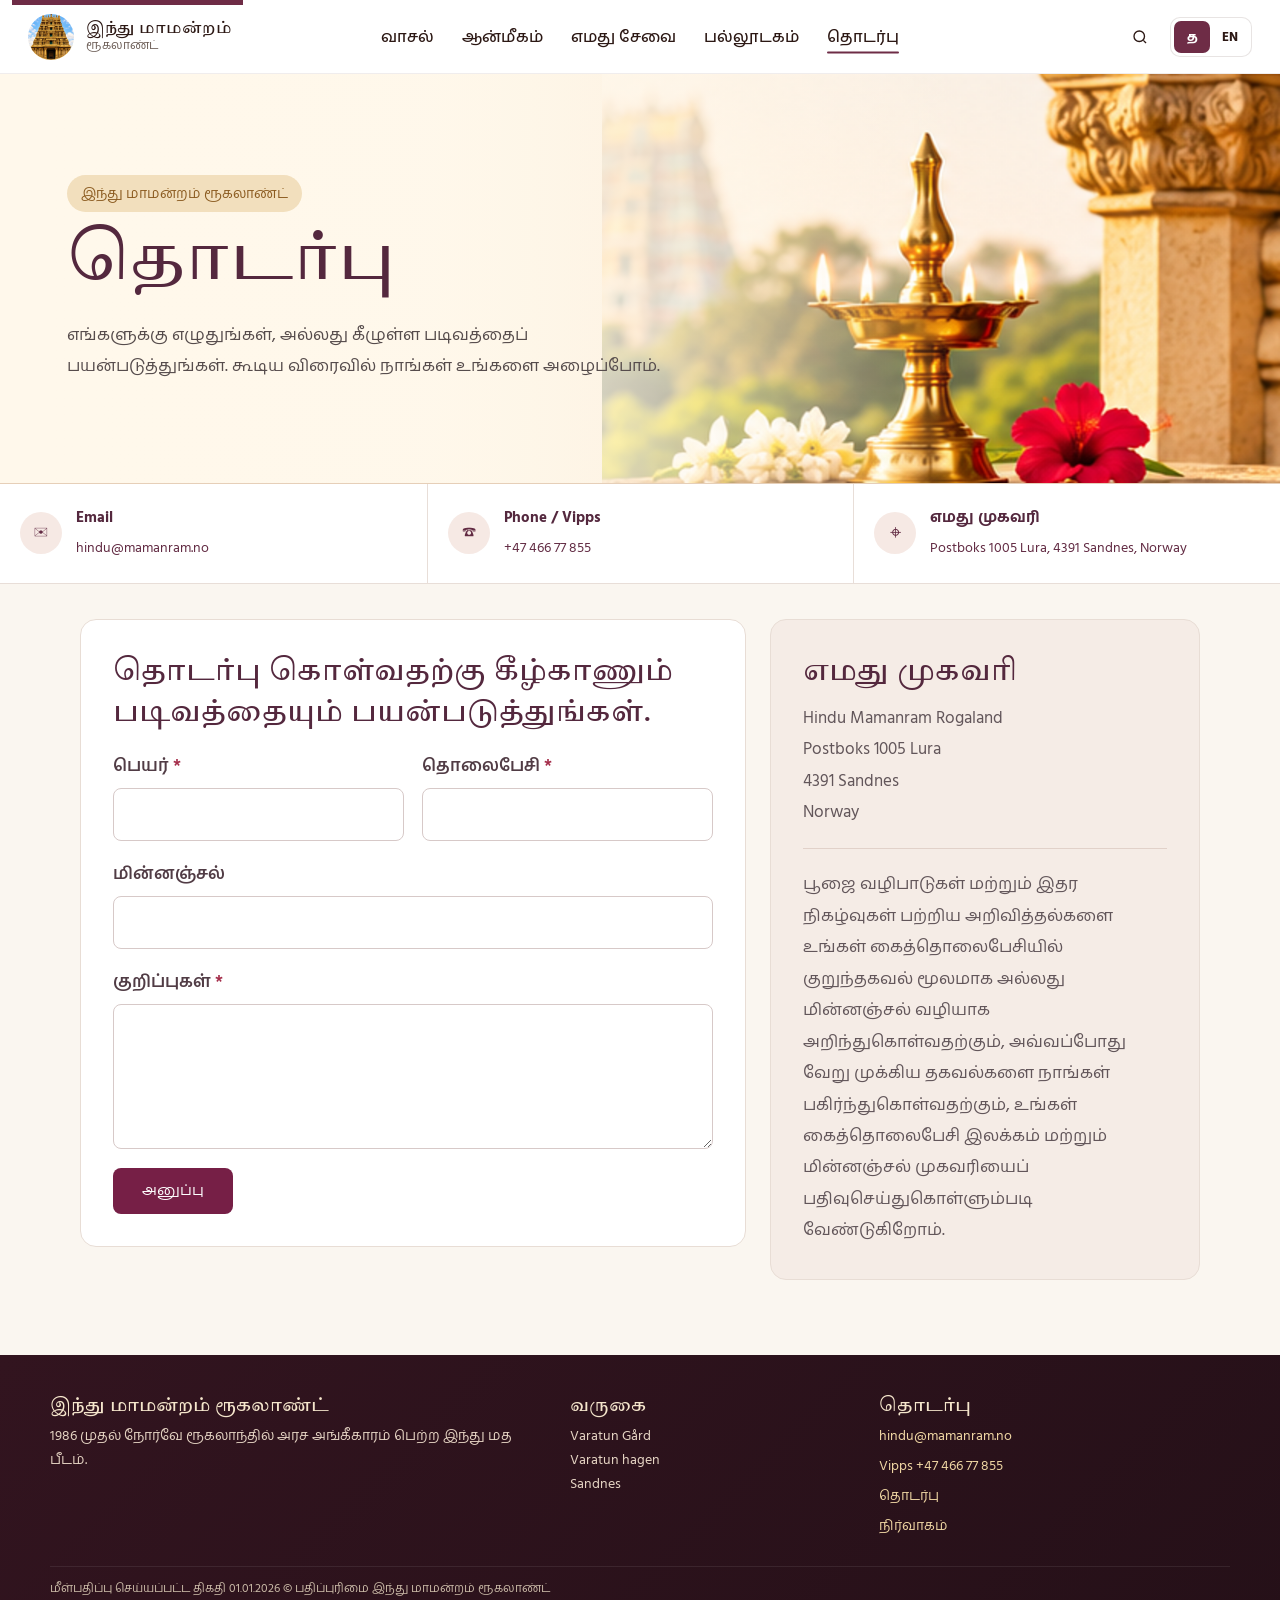
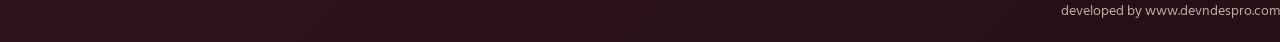
<file: contact.html>
<!DOCTYPE html>
<html lang="ta">
<head>
  <meta charset="utf-8">
  <meta name="viewport" content="width=device-width, initial-scale=1">
  <title>தொடர்பு — இந்து மாமன்றம் ரூகலாண்ட்</title>
  <link rel="icon" href="assets/favicon.svg" type="image/svg+xml">
  <link rel="preconnect" href="https://fonts.googleapis.com">
  <link rel="preconnect" href="https://fonts.gstatic.com" crossorigin>
  <link href="https://fonts.googleapis.com/css2?family=Cormorant+Garamond:wght@500;600&family=Hind+Madurai:wght@400;500;600&family=Tiro+Tamil&display=swap" rel="stylesheet">
  <link rel="stylesheet" href="css/styles.css">
  <style>
    .contact-page{background:#faf6f0;padding:0 0 75px}
    .contact-shell{max-width:1120px;margin:0 auto}
    .contact-hero{position:relative;min-height:410px;background:linear-gradient(90deg,#fff8eb 0%,#f9e8d2 58%,#edc89e 100%);overflow:hidden;display:flex;align-items:center;border-bottom:1px solid #e6cfb8}
    .contact-hero::before{content:"";position:absolute;inset:0 0 0 47%;background-image:url('assets/contact-banner-art.png');background-size:cover;background-position:center right;background-repeat:no-repeat}
    .contact-hero::after{content:"";position:absolute;inset:0;background:linear-gradient(90deg,#fff8eb 0%,rgba(255,248,235,.97) 34%,rgba(255,248,235,.66) 51%,transparent 75%);pointer-events:none}
    .contact-hero-inner{position:relative;z-index:1;width:100%;max-width:1700px;margin-inline:auto;box-sizing:border-box;padding:55px clamp(24px,5.2vw,100px)}
    .contact-intro{max-width:690px}
    .contact-intro .eyebrow{display:inline-block;background:#f2dfbd;border-radius:99px;padding:7px 14px;color:#8b5b20;font-size:.86rem;margin:0 0 13px}
    .contact-intro h1{color:#54283e;font-size:clamp(2.8rem,5vw,4.6rem);line-height:1.2;margin:0 0 18px}
    .contact-intro .lede{color:#564c4c;font-size:1.08rem;line-height:1.8;margin:0;max-width:610px}
    .contact-content{padding-top:0}
    .contact-quick{display:grid;grid-template-columns:repeat(3,minmax(0,1fr));background:#fff;border-bottom:1px solid #e8ded8;gap:0;margin-bottom:35px}
    .contact-quick-item{display:flex;align-items:center;gap:14px;padding:22px 20px;min-width:0;color:#622b43;text-decoration:none}
    .contact-quick-item+.contact-quick-item{border-left:1px solid #e8ded8}
    .contact-quick-icon{display:grid;place-items:center;flex:none;width:42px;height:42px;border-radius:50%;background:#f6e9e4;font-size:1.25rem}
    .contact-quick-item strong{display:block;font-size:.92rem;color:#54283e;margin-bottom:5px}
    .contact-quick-item span:last-child{overflow-wrap:anywhere;font-size:.9rem}
    .contact-layout{display:grid;grid-template-columns:minmax(0,1.55fr) minmax(0,1fr);gap:24px;align-items:start}
    .contact-message,.contact-note-panel{background:#fff;border:1px solid #e8ddd5;border-radius:16px;padding:32px;min-width:0}
    .contact-message h2,.contact-note-panel h2{color:#54283e;font-size:clamp(1.4rem,2.3vw,1.85rem);line-height:1.4;margin:0 0 10px}
    .contact-note-panel{background:#f5ece6}
    .contact-note-panel p{color:#62565a;line-height:1.85;margin:0}
    .contact-form{display:grid!important;grid-template-columns:repeat(2,minmax(0,1fr))!important;gap:0 18px!important;margin:18px 0 0!important;width:100%!important}
    .contact-field{min-width:0}
    .contact-field.wide{grid-column:1/-1}
    .contact-field label{display:block!important;color:#513c45;font-weight:600;margin:0 0 7px!important}
    .contact-field input,.contact-field textarea{display:block!important;box-sizing:border-box!important;width:100%!important;min-width:0!important;max-width:100%!important;border:1px solid #d7c9c8!important;background:#fff!important;border-radius:8px!important;padding:12px 13px!important;margin:0 0 19px!important;font:inherit!important;font-size:1rem!important;color:#352e32!important}
    .contact-field textarea{min-height:145px!important;resize:vertical}
    .contact-field input:focus-visible,.contact-field textarea:focus-visible{outline:2px solid #8b4663;outline-offset:2px}
    .contact-form button{grid-column:1/-1;justify-self:start;min-height:46px;padding:11px 28px}
    .contact-form .form-ok{grid-column:1/-1;margin-top:15px;color:#2d694c}
    .contact-form .req{color:#a42d4a}
    @media(max-width:850px){.contact-hero{min-height:330px}.contact-hero::before{inset:0 0 0 35%}.contact-layout{grid-template-columns:1fr}.contact-quick{grid-template-columns:1fr}.contact-quick-item+.contact-quick-item{border-left:0;border-top:1px solid #e8ded8}.contact-quick-item{padding:15px 20px}}
    @media(max-width:560px){.contact-hero{min-height:300px}.contact-hero::before{inset:0 0 0 25%;opacity:.45}.contact-hero::after{background:linear-gradient(90deg,rgba(255,248,235,.98),rgba(255,248,235,.75))}.contact-hero-inner{padding:36px 22px}.contact-message,.contact-note-panel{padding:22px}.contact-form{grid-template-columns:1fr!important}.contact-field{grid-column:1/-1}.contact-form button{width:100%}}
  </style>
</head>
<body data-page="contact" data-title-ta="தொடர்பு — இந்து மாமன்றம் ரூகலாண்ட்" data-title-en="Contact — Hindu Mamanram Rogaland">
  <header id="site-header"></header>
  <main id="main" class="contact-page">
    <section class="contact-hero" aria-labelledby="contact-title">
      <div class="wrap contact-hero-inner">
        <div class="contact-intro">
          <p class="eyebrow" data-i18n="contact.eyebrow">இந்து மாமன்றம் ரூகலாண்ட்</p>
          <h1 id="contact-title" data-i18n="contact.title">தொடர்பு</h1>
          <p class="lede" data-i18n="contact.lead">எங்களுக்கு எழுதுங்கள், அல்லது கீழுள்ள படிவத்தைப் பயன்படுத்துங்கள். கூடிய விரைவில் நாங்கள் உங்களை அழைப்போம்.</p>
        </div>
      </div>
    </section>
    <div class="contact-quick">
      <div class="wrap" style="display:contents">
        <a class="contact-quick-item" href="mailto:hindu@mamanram.no"><span class="contact-quick-icon" aria-hidden="true">✉</span><span><strong>Email</strong>hindu@mamanram.no</span></a>
        <a class="contact-quick-item" href="tel:+4746677855"><span class="contact-quick-icon" aria-hidden="true">☎</span><span><strong>Phone / Vipps</strong>+47 466 77 855</span></a>
        <div class="contact-quick-item"><span class="contact-quick-icon" aria-hidden="true">⌖</span><span><strong data-i18n="contact.address">எமது முகவரி</strong>Postboks 1005 Lura, 4391 Sandnes, Norway</span></div>
      </div>
    </div>
    <div class="wrap contact-shell contact-content">
      <div class="contact-layout">
        <section class="contact-message" aria-labelledby="contact-form-heading">
          <h2 id="contact-form-heading" data-i18n="contact.form">தொடர்பு கொள்வதற்கு கீழ்காணும் படிவத்தையும் பயன்படுத்துங்கள்.</h2>
          <form class="contact-form" id="contact-form">
            <div class="contact-field"><label for="c-name"><span data-i18n="contact.name">பெயர்</span> <span class="req">*</span></label><input id="c-name" name="entry.1771416670" required autocomplete="name"></div>
            <div class="contact-field"><label for="c-phone"><span data-i18n="contact.phone">தொலைபேசி</span> <span class="req">*</span></label><input id="c-phone" name="entry.1955140266" type="tel" required autocomplete="tel"></div>
            <div class="contact-field wide"><label for="c-email"><span data-i18n="contact.email">மின்னஞ்சல்</span></label><input id="c-email" name="entry.661581145" type="email" autocomplete="email"></div>
            <div class="contact-field wide"><label for="c-remarks"><span data-i18n="contact.remarks">குறிப்புகள்</span> <span class="req">*</span></label><textarea id="c-remarks" name="entry.252900192" required></textarea></div>
            <button class="btn btn-primary" type="submit"><span data-i18n="contact.send">அனுப்பு</span></button>
            <p class="form-ok" id="form-ok" hidden data-i18n="contact.sent">உங்கள் செய்தி அனுப்பப்பட்டது. கூடிய விரைவில் நாங்கள் உங்களை அழைப்போம்.</p>
          </form>
        </section>
        <aside class="contact-note-panel" aria-label="Additional contact information">
          <h2 data-i18n="contact.address">எமது முகவரி</h2>
          <p>Hindu Mamanram Rogaland<br>Postboks 1005 Lura<br>4391 Sandnes<br>Norway</p>
          <hr style="border:0;border-top:1px solid #e1d1c9;margin:20px 0">
          <p data-i18n="contact.note">பூஜை வழிபாடுகள் மற்றும் இதர நிகழ்வுகள் பற்றிய அறிவித்தல்களை உங்கள் கைத்தொலைபேசியில் குறுந்தகவல் மூலமாக அல்லது மின்னஞ்சல் வழியாக அறிந்துகொள்வதற்கும், அவ்வப்போது வேறு முக்கிய தகவல்களை நாங்கள் பகிர்ந்துகொள்வதற்கும், உங்கள் கைத்தொலைபேசி இலக்கம் மற்றும் மின்னஞ்சல் முகவரியைப் பதிவுசெய்துகொள்ளும்படி வேண்டுகிறோம்.</p>
        </aside>
      </div>
    </div>
  </main>
  <footer id="site-footer"></footer>
  <script src="js/main.js"></script>
  <script>
    document.getElementById("contact-form").addEventListener("submit", function (event) {
      event.preventDefault();
      const form = event.currentTarget;
      const body = new FormData(form);
      fetch("https://docs.google.com/forms/d/e/1FAIpQLScVyUdkLOhVoB86YdDqk-hXfXz9TtaJqx6OmEXotbgEmanQEQ/formResponse", {
        method: "POST",
        mode: "no-cors",
        body: body
      }).then(function () {
        form.reset();
        document.getElementById("form-ok").hidden = false;
      });
    });
  </script>
</body>
</html>
</file>
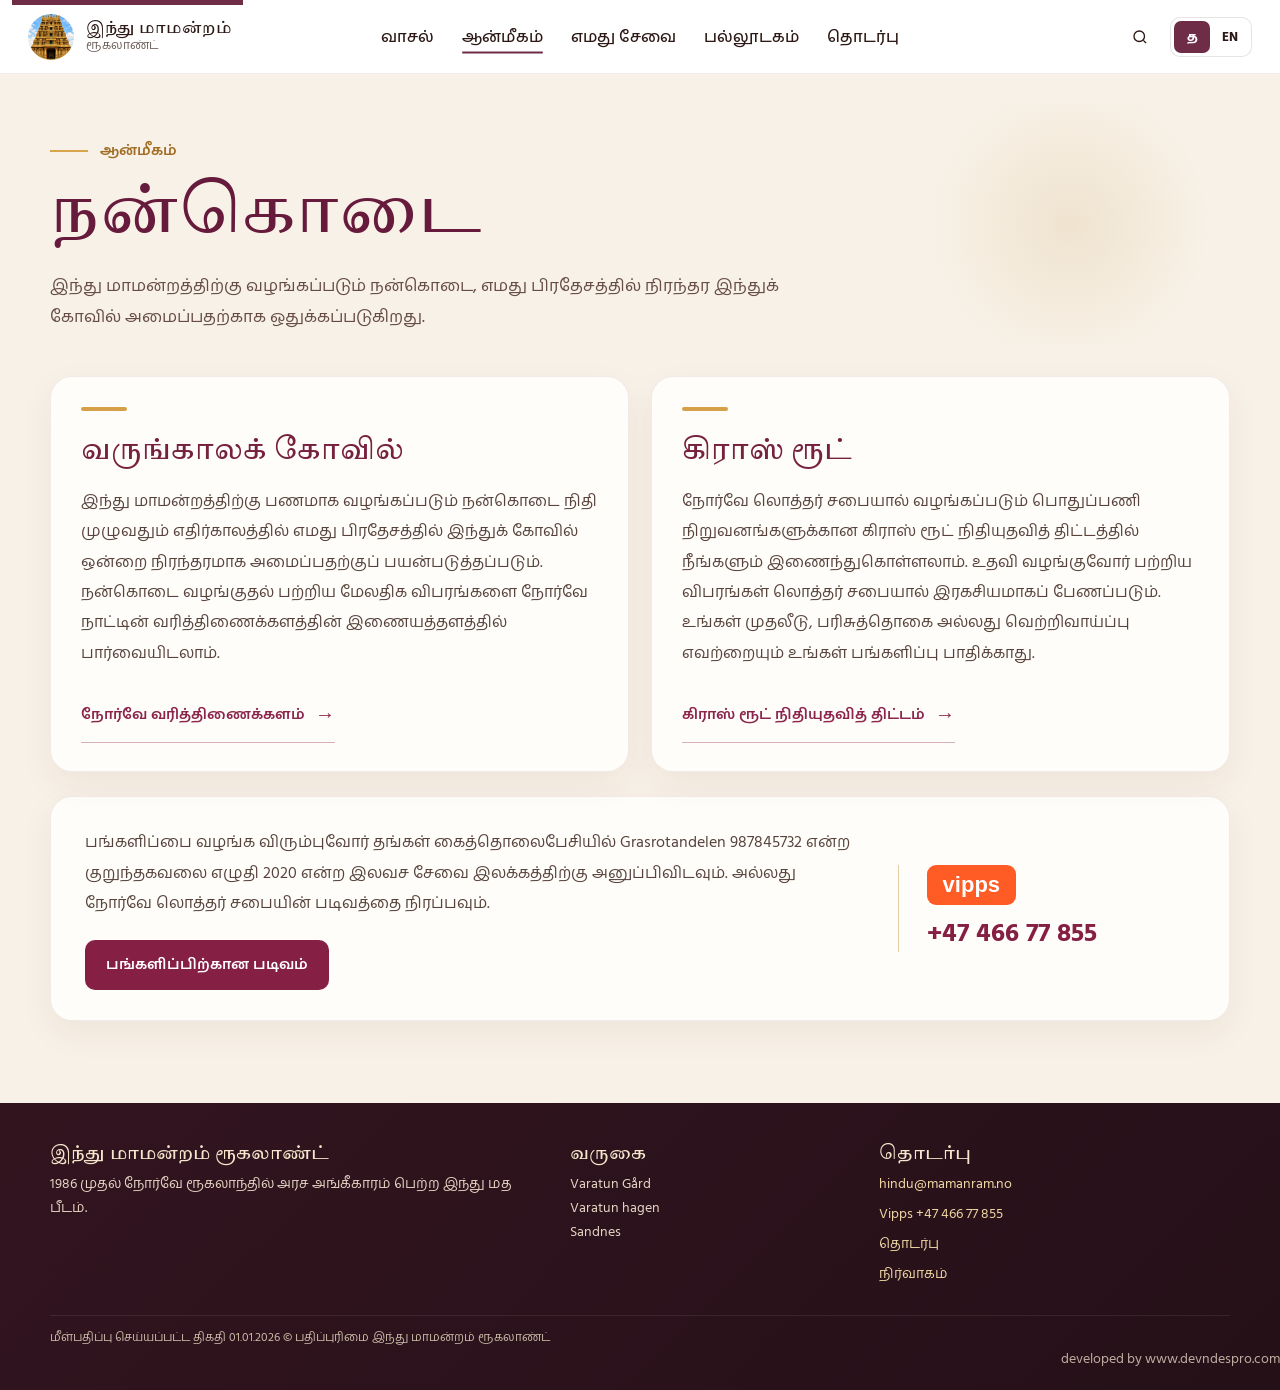
<file: donate.html>
<!DOCTYPE html>
<html lang="ta">
<head>
  <meta charset="utf-8">
  <meta name="viewport" content="width=device-width, initial-scale=1">
  <title>நன்கொடை — இந்து மாமன்றம் ரூகலாண்ட்</title>
  <link rel="icon" href="assets/favicon.svg" type="image/svg+xml">
  <link rel="preconnect" href="https://fonts.googleapis.com">
  <link rel="preconnect" href="https://fonts.gstatic.com" crossorigin>
  <link href="https://fonts.googleapis.com/css2?family=Cormorant+Garamond:wght@500;600&family=Hind+Madurai:wght@400;500;600&family=Tiro+Tamil&display=swap" rel="stylesheet">
  <link rel="stylesheet" href="css/styles.css">
  <link rel="stylesheet" href="css/donate-refresh.css?v=1">
</head>
<body data-page="donate" data-title-ta="நன்கொடை — இந்து மாமன்றம் ரூகலாண்ட்" data-title-en="Donations — Hindu Mamanram Rogaland">
  <header id="site-header"></header>
  <main id="main">
    <div class="wrap page-hero">
      <p class="eyebrow" data-i18n="donate.eyebrow">ஆன்மீகம்</p>
      <h1 data-i18n="donate.title">நன்கொடை</h1>
      <p class="lede" data-i18n="donate.lead">இந்து மாமன்றத்திற்கு வழங்கப்படும் நன்கொடை, எமது பிரதேசத்தில் நிரந்தர இந்துக் கோவில் அமைப்பதற்காக ஒதுக்கப்படுகிறது.</p>
    </div>
    <div class="wrap page-body">
      <div class="grid-2">
        <article class="card">
          <h3 data-i18n="donate.1.title">வருங்காலக் கோவில்</h3>
          <p data-i18n="donate.1.text">இந்து மாமன்றத்திற்கு பணமாக வழங்கப்படும் நன்கொடை நிதி முழுவதும் எதிர்காலத்தில் எமது பிரதேசத்தில் இந்துக் கோவில் ஒன்றை நிரந்தரமாக அமைப்பதற்குப் பயன்படுத்தப்படும். நன்கொடை வழங்குதல் பற்றிய மேலதிக விபரங்களை நோர்வே நாட்டின் வரித்திணைக்களத்தின் இணையத்தளத்தில் பார்வையிடலாம்.</p>
          <a class="more" href="https://www.skatteetaten.no" target="_blank" rel="noopener" data-i18n="donate.tax">நோர்வே வரித்திணைக்களம்</a>
        </article>
        <article class="card">
          <h3 data-i18n="donate.2.title">கிராஸ் ரூட்</h3>
          <p data-i18n="donate.2.text">நோர்வே லொத்தர் சபையால் வழங்கப்படும் பொதுப்பணி நிறுவனங்களுக்கான கிராஸ் ரூட் நிதியுதவித் திட்டத்தில் நீங்களும் இணைந்துகொள்ளலாம். உதவி வழங்குவோர் பற்றிய விபரங்கள் லொத்தர் சபையால் இரகசியமாகப் பேணப்படும். உங்கள் முதலீடு, பரிசுத்தொகை அல்லது வெற்றிவாய்ப்பு எவற்றையும் உங்கள் பங்களிப்பு பாதிக்காது.</p>
          <a class="more" href="https://www.norsk-tipping.no/grasrotandelen" target="_blank" rel="noopener" data-i18n="donate.grasrot">கிராஸ் ரூட் நிதியுதவித் திட்டம்</a>
        </article>
      </div>
      <div class="vipps" style="margin-top:18px">
        <div>
          <p data-i18n="donate.sms">பங்களிப்பை வழங்க விரும்புவோர் தங்கள் கைத்தொலைபேசியில் Grasrotandelen 987845732 என்ற குறுந்தகவலை எழுதி 2020 என்ற இலவச சேவை இலக்கத்திற்கு அனுப்பிவிடவும். அல்லது நோர்வே லொத்தர் சபையின் படிவத்தை நிரப்பவும்.</p>
          <a class="btn btn-primary" href="https://www.norsk-tipping.no/grasrotandelen/din-mottaker/987845732" target="_blank" rel="noopener" data-i18n="donate.form">பங்களிப்பிற்கான படிவம்</a>
        </div>
        <div class="vipps-pay">
          <span class="vipps-logo" aria-hidden="true">vipps</span>
          <a class="vipps-num" href="tel:+4746677855">+47 466 77 855</a>
        </div>
      </div>
    </div>
  </main>
  <footer id="site-footer"></footer>
  <script src="js/main.js"></script>
</body>
</html>
</file>
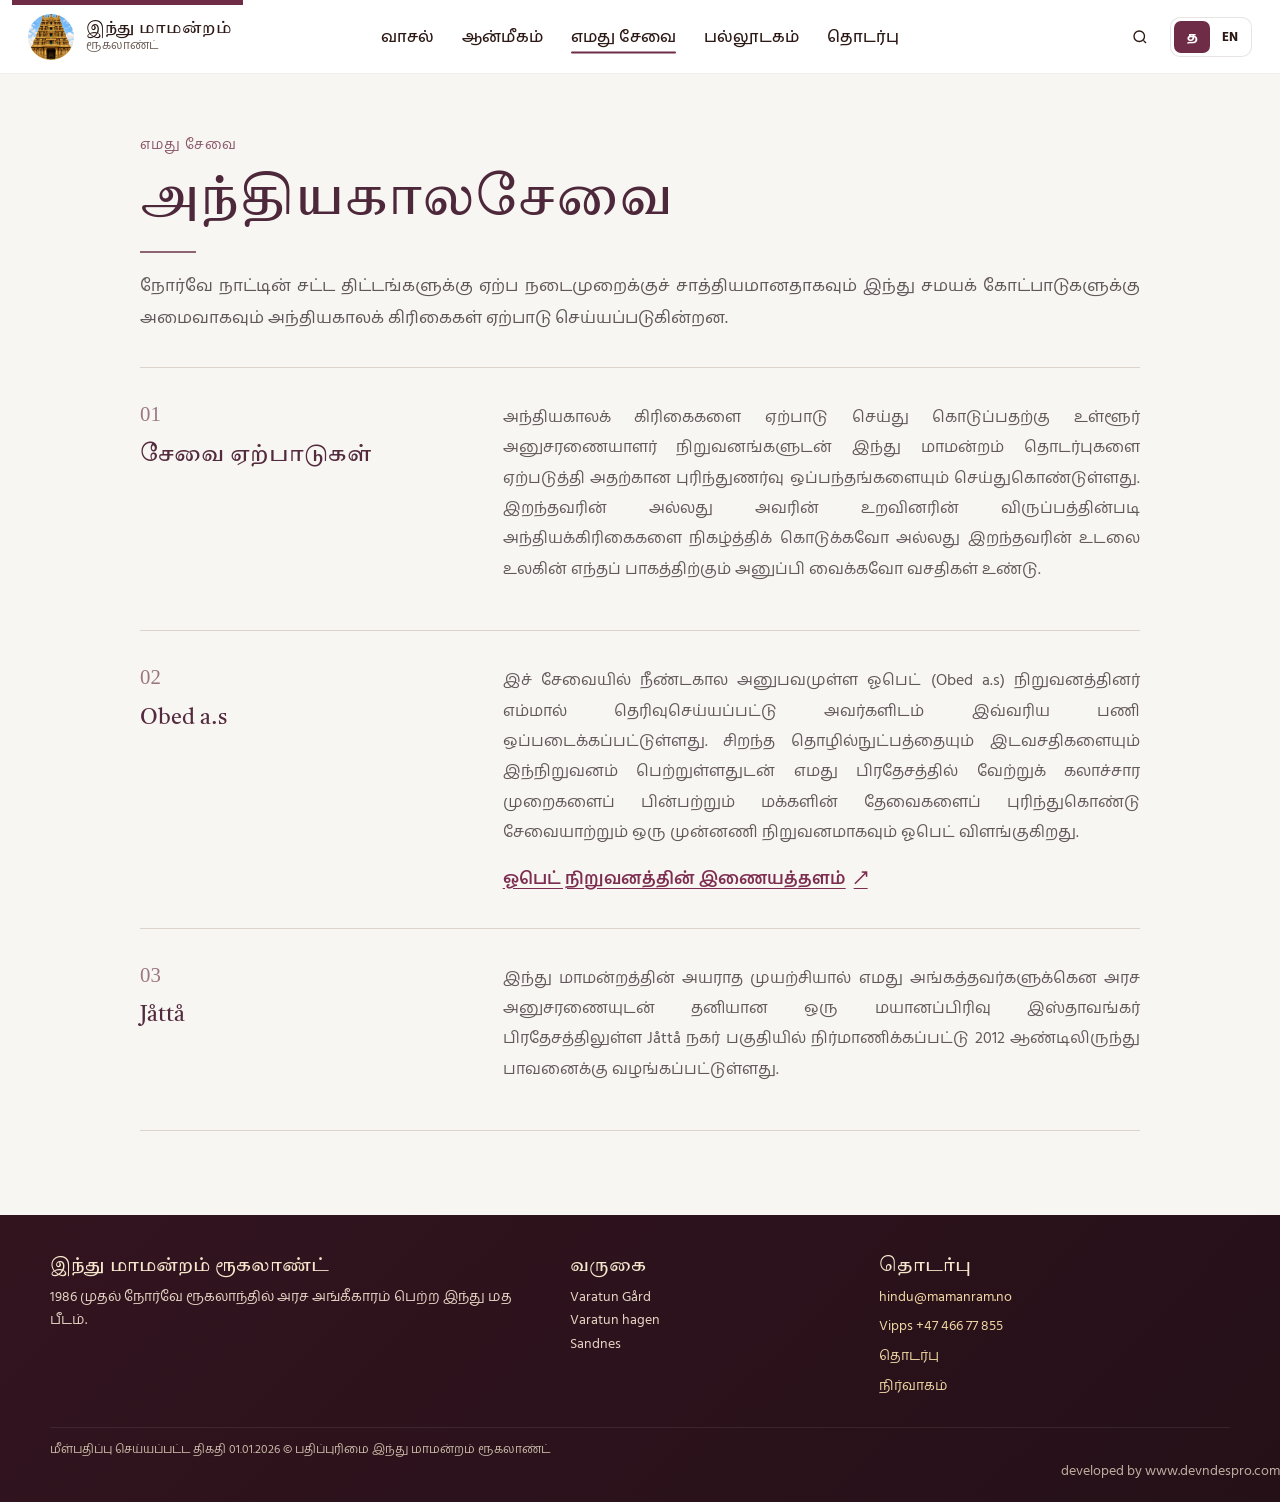
<file: funeral.html>
<!DOCTYPE html>
<html lang="ta">
<head>
  <meta charset="utf-8">
  <meta name="viewport" content="width=device-width, initial-scale=1">
  <title>அந்தியகாலசேவை — இந்து மாமன்றம் ரூகலாண்ட்</title>
  <link rel="icon" href="assets/favicon.svg" type="image/svg+xml">
  <link rel="preconnect" href="https://fonts.googleapis.com">
  <link rel="preconnect" href="https://fonts.gstatic.com" crossorigin>
  <link href="https://fonts.googleapis.com/css2?family=Cormorant+Garamond:wght@500;600&family=Hind+Madurai:wght@400;500;600&family=Tiro+Tamil&display=swap" rel="stylesheet">
  <link rel="stylesheet" href="css/styles.css">
  <style>
    .funeral-page{background:#f8f6f2;padding:48px 0 84px}
    .funeral-shell{max-width:1000px;margin:0 auto}
    .funeral-intro{padding:12px 0 32px;max-width:100%}
    .funeral-intro .eyebrow{font-size:.85rem;letter-spacing:.055em;color:#89566a;margin:0 0 12px}
    .funeral-intro h1{font-size:clamp(2.1rem,4vw,3.25rem);line-height:1.25;color:#4d283a;margin:0 0 18px}
    .funeral-intro h1:after{content:"";display:block;background:#8c6473;width:56px;height:2px;margin-top:18px}
    .funeral-intro .lede{font-size:1.05rem;line-height:1.9;color:#5f5759;max-width:100%;margin:0;text-align:justify;text-justify:inter-word}
    .funeral-editorial{border-top:1px solid #ddd3cb}
    .funeral-section{display:grid;grid-template-columns:minmax(220px,0.8fr) minmax(0,1.6fr);gap:44px;padding:34px 0;border-bottom:1px solid #ddd3cb;align-items:start}
    .funeral-number{font-family:Georgia,serif;font-size:1.3rem;line-height:1.2;color:#9b7683;margin-bottom:12px}
    .funeral-section h2{font-size:1.4rem;line-height:1.45;color:#542b3e;margin:0}
    .funeral-section p{font-size:1rem;line-height:1.9;color:#62585b;margin:0 0 16px;max-width:none;text-align:justify;text-justify:inter-word;overflow-wrap:break-word;hyphens:auto}
    .funeral-section p:last-child{margin-bottom:0}
    .funeral-section .funeral-link{display:inline-flex;gap:8px;align-items:center;color:#7d2e50;text-decoration:underline;text-underline-offset:4px;font-weight:600;margin-top:5px}
    .funeral-section .funeral-link:hover{text-decoration-thickness:2px}
    @media(max-width:680px){.funeral-page{padding:28px 0 54px}.funeral-intro{padding-bottom:25px}.funeral-section{grid-template-columns:1fr;gap:14px;padding:27px 0}.funeral-number{font-size:1.15rem;margin-bottom:8px}.funeral-section h2{font-size:1.24rem}.funeral-section p{line-height:1.85}}
    .funeral-section-heading{min-width:0}.funeral-section-content{min-width:0}.funeral-section-content p:last-of-type{margin-bottom:12px}.funeral-section:focus-within{border-bottom-color:#a77d8c}
  </style>
</head>
<body data-page="funeral" data-title-ta="அந்தியகாலசேவை — இந்து மாமன்றம் ரூகலாண்ட்" data-title-en="Funeral service — Hindu Mamanram Rogaland">
  <header id="site-header"></header>
  <main id="main" class="funeral-page">
    <div class="wrap funeral-shell">
      <header class="funeral-intro">
        <p class="eyebrow" data-i18n="funeral.eyebrow">எமது சேவை</p>
        <h1 data-i18n="funeral.title">அந்தியகாலசேவை</h1>
        <p class="lede" data-i18n="funeral.lead">நோர்வே நாட்டின் சட்ட திட்டங்களுக்கு ஏற்ப நடைமுறைக்குச் சாத்தியமானதாகவும் இந்து சமயக் கோட்பாடுகளுக்கு அமைவாகவும் அந்தியகாலக் கிரிகைகள் ஏற்பாடு செய்யப்படுகின்றன.</p>
      </header>
      <div class="funeral-editorial">
        <section class="funeral-section" aria-labelledby="funeral-arrangements">
          <div class="funeral-section-heading"><div class="funeral-number" aria-hidden="true">01</div>
            <h2 id="funeral-arrangements" data-i18n="funeral.section.arrangements">சேவை ஏற்பாடுகள்</h2>
          </div>
          <div class="funeral-section-content">
            <p data-i18n="funeral.p1">அந்தியகாலக் கிரிகைகளை ஏற்பாடு செய்து கொடுப்பதற்கு உள்ளூர் அனுசரணையாளர் நிறுவனங்களுடன் இந்து மாமன்றம் தொடர்புகளை ஏற்படுத்தி அதற்கான புரிந்துணர்வு ஒப்பந்தங்களையும் செய்துகொண்டுள்ளது. இறந்தவரின் அல்லது அவரின் உறவினரின் விருப்பத்தின்படி அந்தியக்கிரிகைகளை நிகழ்த்திக் கொடுக்கவோ அல்லது இறந்தவரின் உடலை உலகின் எந்தப் பாகத்திற்கும் அனுப்பி வைக்கவோ வசதிகள் உண்டு.</p>
          </div>
        </section>
        <section class="funeral-section" aria-labelledby="funeral-obed">
          <div class="funeral-section-heading"><div class="funeral-number" aria-hidden="true">02</div>
            <h2 id="funeral-obed">Obed a.s</h2>
          </div>
          <div class="funeral-section-content">
            <p data-i18n="funeral.p2">இச் சேவையில் நீண்டகால அனுபவமுள்ள ஓபெட் (Obed a.s) நிறுவனத்தினர் எம்மால் தெரிவுசெய்யப்பட்டு அவர்களிடம் இவ்வரிய பணி ஒப்படைக்கப்பட்டுள்ளது. சிறந்த தொழில்நுட்பத்தையும் இடவசதிகளையும் இந்நிறுவனம் பெற்றுள்ளதுடன் எமது பிரதேசத்தில் வேற்றுக் கலாச்சார முறைகளைப் பின்பற்றும் மக்களின் தேவைகளைப் புரிந்துகொண்டு சேவையாற்றும் ஒரு முன்னணி நிறுவனமாகவும் ஓபெட் விளங்குகிறது.</p>
            <a class="funeral-link" href="https://obed.no" target="_blank" rel="noopener noreferrer"><span data-i18n="funeral.obed">ஓபெட் நிறுவனத்தின் இணையத்தளம்</span><span aria-hidden="true">↗</span></a>
          </div>
        </section>
        <section class="funeral-section" aria-labelledby="funeral-jatta">
          <div class="funeral-section-heading"><div class="funeral-number" aria-hidden="true">03</div>
            <h2 id="funeral-jatta">Jåttå</h2>
          </div>
          <div class="funeral-section-content">
            <p data-i18n="funeral.p3">இந்து மாமன்றத்தின் அயராத முயற்சியால் எமது அங்கத்தவர்களுக்கென அரச அனுசரணையுடன் தனியான ஒரு மயானப்பிரிவு இஸ்தாவங்கர் பிரதேசத்திலுள்ள Jåttå நகர் பகுதியில் நிர்மாணிக்கப்பட்டு 2012 ஆண்டிலிருந்து பாவனைக்கு வழங்கப்பட்டுள்ளது.</p>
          </div>
        </section>
      </div>
    </div>
  </main>
  <footer id="site-footer"></footer>
  <script src="js/main.js"></script>
</body>
</html>
</file>
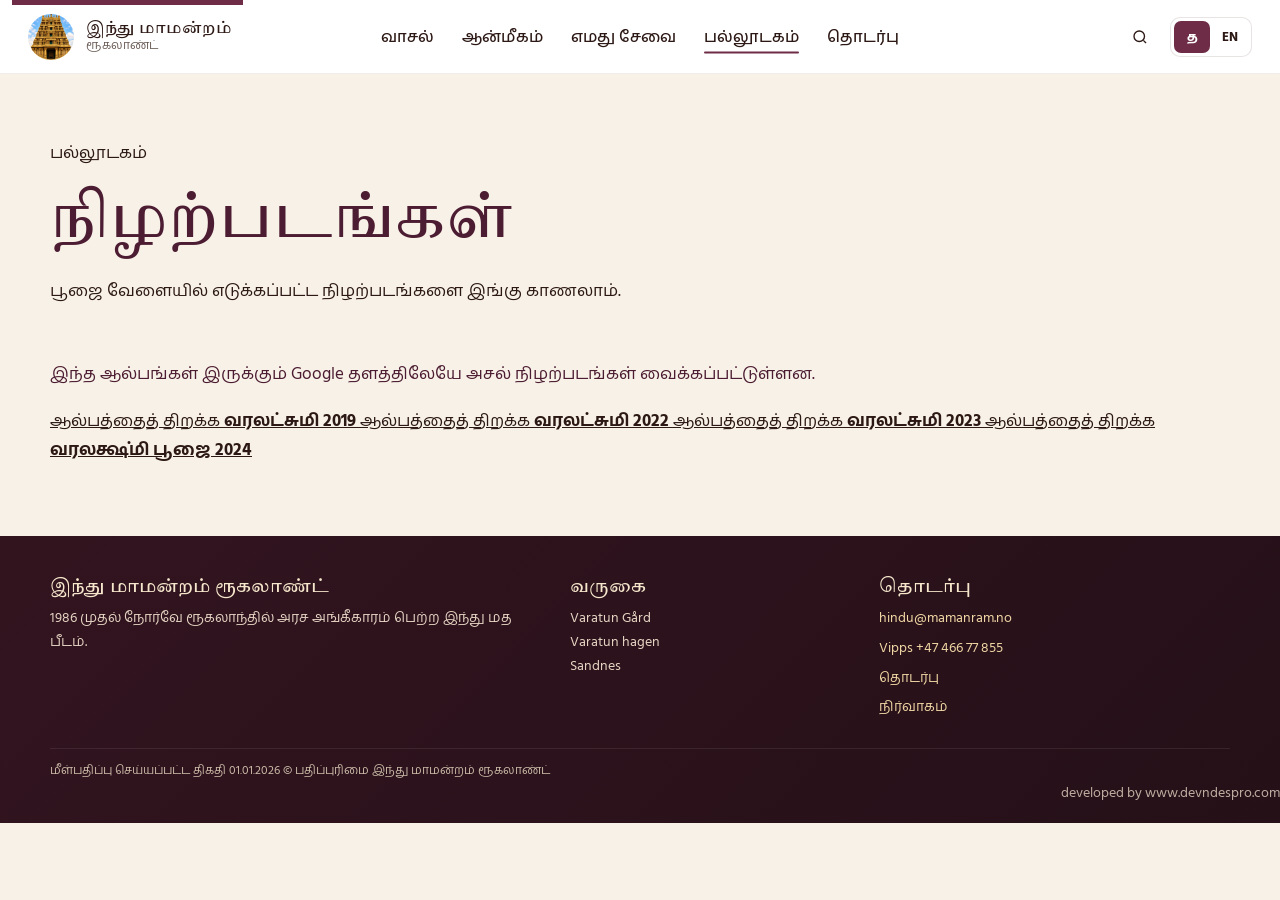
<file: gallery.html>
<!DOCTYPE html>
<html lang="ta">
<head>
  <meta charset="utf-8">
  <meta name="viewport" content="width=device-width, initial-scale=1">
  <title>நிழற்படங்கள் — இந்து மாமன்றம் ரூகலாண்ட்</title>
  <link rel="icon" href="assets/favicon.svg" type="image/svg+xml">
  <link rel="preconnect" href="https://fonts.googleapis.com">
  <link rel="preconnect" href="https://fonts.gstatic.com" crossorigin>
  <link href="https://fonts.googleapis.com/css2?family=Cormorant+Garamond:wght@500;600&family=Hind+Madurai:wght@400;500;600&family=Tiro+Tamil&display=swap" rel="stylesheet">
  <link rel="stylesheet" href="css/styles.css">
</head>
<body data-page="gallery" data-title-ta="நிழற்படங்கள் — இந்து மாமன்றம் ரூகலாண்ட்" data-title-en="Photographs — Hindu Mamanram Rogaland">
  <header id="site-header"></header>
  <main id="main">
    <div class="wrap page-hero">
      <p class="eyebrow" data-i18n="gallery.eyebrow">பல்லூடகம்</p>
      <h1 data-i18n="gallery.title">நிழற்படங்கள்</h1>
      <p class="lede" data-i18n="gallery.lead">பூஜை வேளையில் எடுக்கப்பட்ட நிழற்படங்களை இங்கு காணலாம்.</p>
    </div>
    <div class="wrap page-body">
      <p class="note" data-i18n="gallery.note">இந்த ஆல்பங்கள் இருக்கும் Google தளத்திலேயே அசல் நிழற்படங்கள் வைக்கப்பட்டுள்ளன.</p>
      <h2 id="extra-photos-title" class="subhead" hidden data-i18n="gallery.added">சேர்த்த படங்கள்</h2>
      <div class="photo-grid" id="extra-photos"></div>
      <div class="year-grid" id="extra-albums"></div>
      <div class="year-grid" style="margin-top:18px">
        <a class="year" id="y2019" href="https://sites.google.com/view/mamanram/%E0%AE%AA%E0%AE%B2%E0%AE%B2%E0%AE%9F%E0%AE%95%E0%AE%AE/%E0%AE%A8%E0%AE%B4%E0%AE%B1%E0%AE%AA%E0%AE%9F%E0%AE%99%E0%AE%95%E0%AE%B3/foto" target="_blank" rel="noopener">
          <span data-i18n="gallery.open">ஆல்பத்தைத் திறக்க</span>
          <strong>வரலட்சுமி 2019</strong>
        </a>
        <a class="year" id="y2022" href="https://sites.google.com/view/mamanram/%E0%AE%AA%E0%AE%B2%E0%AE%B2%E0%AE%9F%E0%AE%95%E0%AE%AE/%E0%AE%A8%E0%AE%B4%E0%AE%B1%E0%AE%AA%E0%AE%9F%E0%AE%99%E0%AE%95%E0%AE%B3/%E0%AE%B5%E0%AE%B0%E0%AE%B2%E0%AE%9F%E0%AE%9A%E0%AE%AE-2022" target="_blank" rel="noopener">
          <span data-i18n="gallery.open">ஆல்பத்தைத் திறக்க</span>
          <strong>வரலட்சுமி 2022</strong>
        </a>
        <a class="year" id="y2023" href="https://sites.google.com/view/mamanram/%E0%AE%AA%E0%AE%B2%E0%AE%B2%E0%AE%9F%E0%AE%95%E0%AE%AE/%E0%AE%A8%E0%AE%B4%E0%AE%B1%E0%AE%AA%E0%AE%9F%E0%AE%99%E0%AE%95%E0%AE%B3/%E0%AE%B5%E0%AE%B0%E0%AE%B2%E0%AE%9F%E0%AE%9A%E0%AE%AE-2023" target="_blank" rel="noopener">
          <span data-i18n="gallery.open">ஆல்பத்தைத் திறக்க</span>
          <strong>வரலட்சுமி 2023</strong>
        </a>
        <a class="year" id="y2024" href="https://sites.google.com/view/mamanram/%E0%AE%AA%E0%AE%B2%E0%AE%B2%E0%AE%9F%E0%AE%95%E0%AE%AE/%E0%AE%A8%E0%AE%B4%E0%AE%B1%E0%AE%AA%E0%AE%9F%E0%AE%99%E0%AE%95%E0%AE%B3/%E0%AE%B5%E0%AE%B0%E0%AE%B2%E0%AE%9F%E0%AE%9A%E0%AE%AE-2024" target="_blank" rel="noopener">
          <span data-i18n="gallery.open">ஆல்பத்தைத் திறக்க</span>
          <strong>வரலக்ஷ்மி பூஜை 2024</strong>
        </a>
      </div>
    </div>
  </main>
  <footer id="site-footer"></footer>
  <script src="js/pooja-data.js"></script>
  <script src="js/store.js"></script>
  <script src="js/main.js"></script>
  <script src="js/gallery.js"></script>
</body>
</html>
</file>
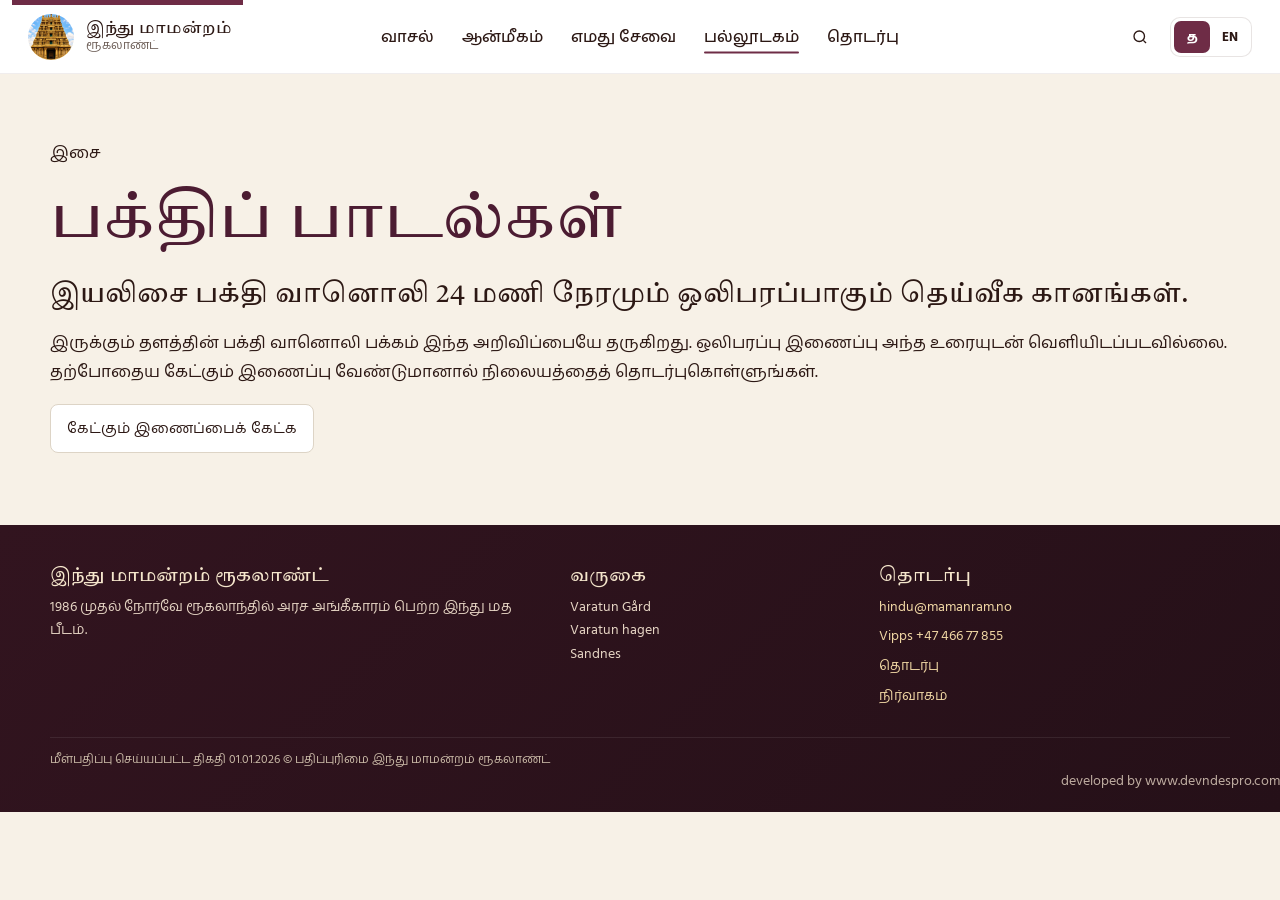
<file: radio.html>
<!DOCTYPE html>
<html lang="ta">
<head>
  <meta charset="utf-8">
  <meta name="viewport" content="width=device-width, initial-scale=1">
  <title>பக்தி வானொலி — இந்து மாமன்றம் ரூகலாண்ட்</title>
  <link rel="icon" href="assets/favicon.svg" type="image/svg+xml">
  <link rel="preconnect" href="https://fonts.googleapis.com">
  <link rel="preconnect" href="https://fonts.gstatic.com" crossorigin>
  <link href="https://fonts.googleapis.com/css2?family=Cormorant+Garamond:wght@500;600&family=Hind+Madurai:wght@400;500;600&family=Tiro+Tamil&display=swap" rel="stylesheet">
  <link rel="stylesheet" href="css/styles.css">
</head>
<body data-page="radio" data-title-ta="பக்தி வானொலி — இந்து மாமன்றம் ரூகலாண்ட்" data-title-en="Devotional radio — Hindu Mamanram Rogaland">
  <header id="site-header"></header>
  <main id="main">
    <div class="wrap page-hero">
      <p class="eyebrow" data-i18n="radio.eyebrow">இசை</p>
      <h1 data-i18n="radio.title">பக்திப் பாடல்கள்</h1>
    </div>
    <div class="wrap page-body">
      <section class="radio-panel">
        <div class="disc" aria-hidden="true"></div>
        <div>
          <h2 data-i18n="radio.lead">இயலிசை பக்தி வானொலி 24 மணி நேரமும் ஒலிபரப்பாகும் தெய்வீக கானங்கள்.</h2>
          <p data-i18n="radio.text">இருக்கும் தளத்தின் பக்தி வானொலி பக்கம் இந்த அறிவிப்பையே தருகிறது. ஒலிபரப்பு இணைப்பு அந்த உரையுடன் வெளியிடப்படவில்லை. தற்போதைய கேட்கும் இணைப்பு வேண்டுமானால் நிலையத்தைத் தொடர்புகொள்ளுங்கள்.</p>
          <a class="btn btn-ghost" href="contact.html" data-i18n="radio.cta">கேட்கும் இணைப்பைக் கேட்க</a>
        </div>
      </section>
    </div>
  </main>
  <footer id="site-footer"></footer>
  <script src="js/main.js"></script>
</body>
</html>
</file>
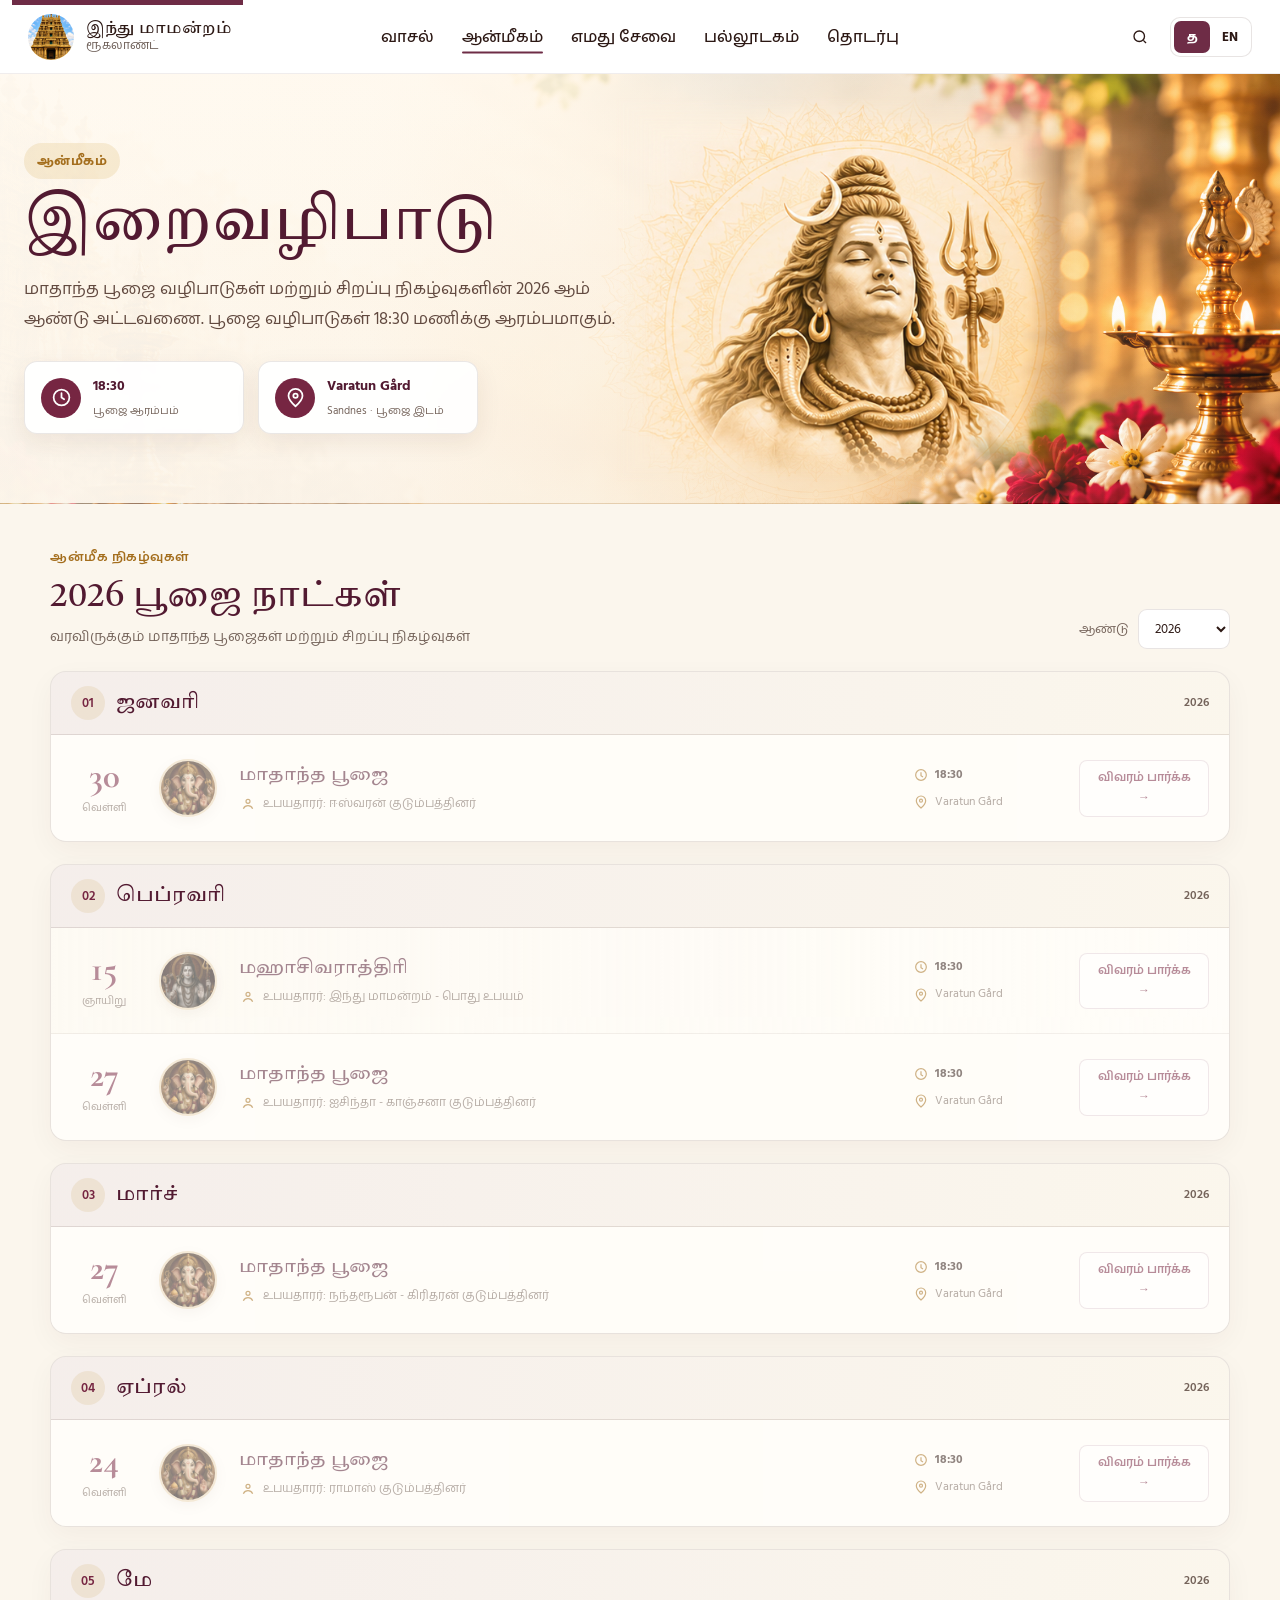
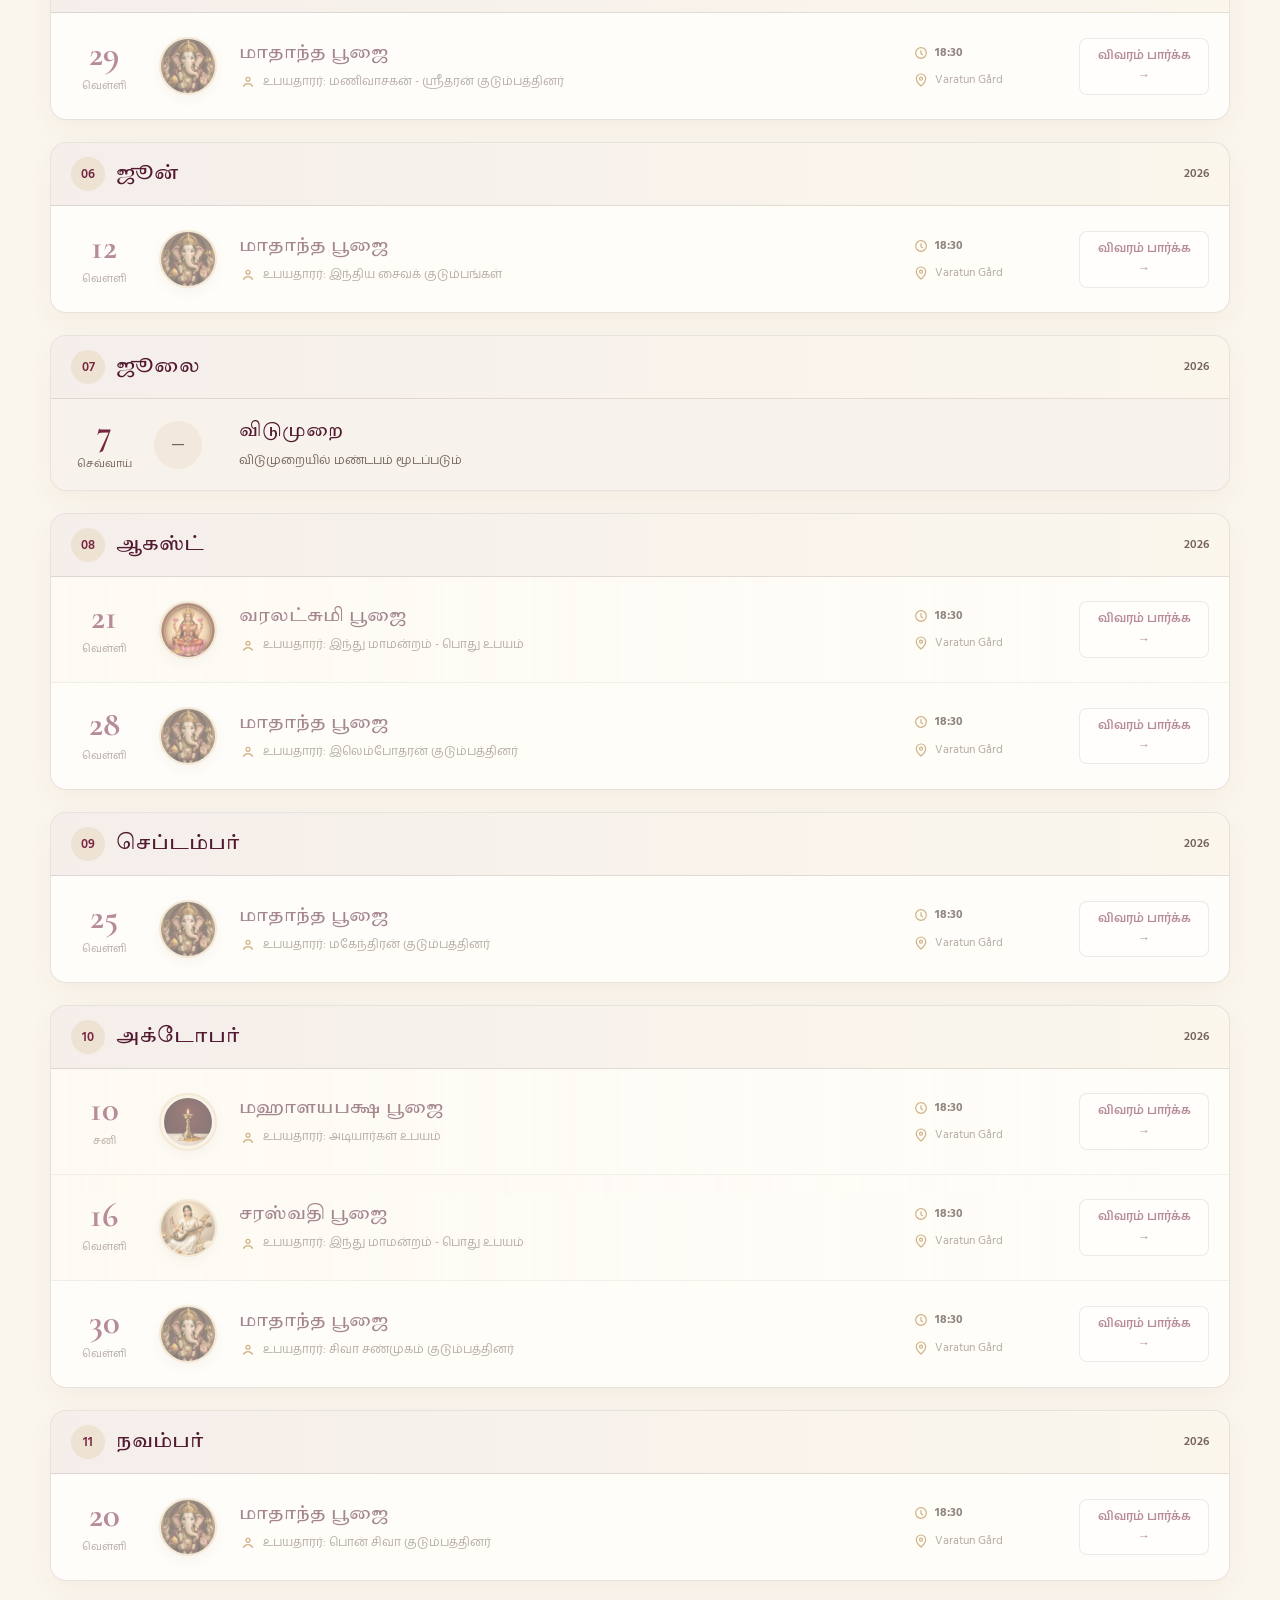
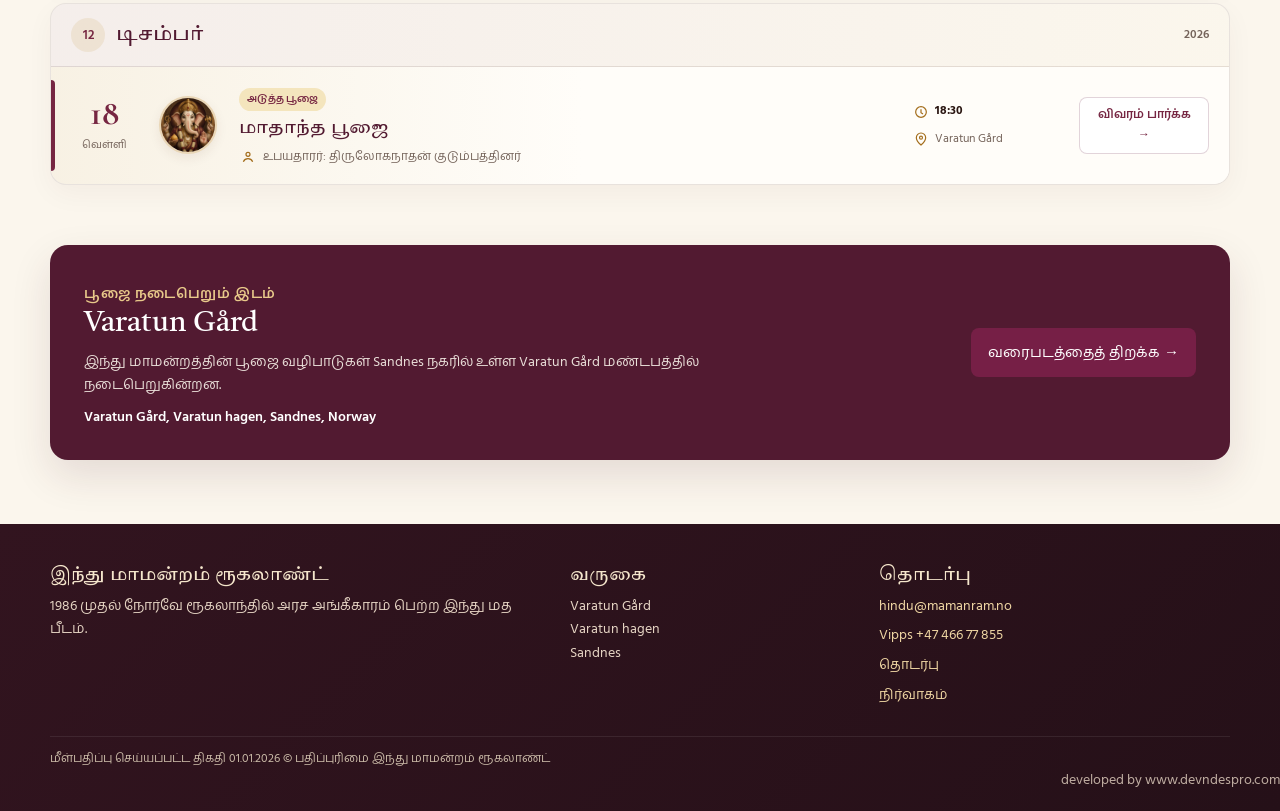
<file: worship.html>
<!DOCTYPE html>
<html lang="ta">
<head>
  <meta charset="utf-8">
  <meta name="viewport" content="width=device-width, initial-scale=1">
  <title>இறைவழிபாடு — இந்து மாமன்றம் ரூகலாண்ட்</title>
  <meta name="description" content="இந்து மாமன்றம் ரூகலாண்ட் — 2026 பூஜை நாட்கள், மாதாந்த பூஜைகள் மற்றும் சிறப்பு வழிபாடுகள்.">
  <link rel="icon" href="assets/favicon.svg" type="image/svg+xml">
  <link rel="preconnect" href="https://fonts.googleapis.com">
  <link rel="preconnect" href="https://fonts.gstatic.com" crossorigin>
  <link href="https://fonts.googleapis.com/css2?family=Cormorant+Garamond:wght@500;600&family=Hind+Madurai:wght@400;500;600&family=Tiro+Tamil&display=swap" rel="stylesheet">
  <link rel="stylesheet" href="css/styles.css?v=20261004d">
  <link rel="stylesheet" href="css/worship-v2.css?v=20261004j">
  <link rel="stylesheet" href="css/worship-shiva.css?v=2">
</head>
<body data-page="worship" data-title-ta="இறைவழிபாடு — இந்து மாமன்றம் ரூகலாண்ட்" data-title-en="Worship — Hindu Mamanram Rogaland">
  <header id="site-header"></header>

  <main id="main" class="worship-page">
    <section class="worship-hero">
      <div class="worship-hero-glow" aria-hidden="true"></div>
      <div class="worship-mandala" aria-hidden="true"><span>ॐ</span></div>
      <div class="worship-lamp-art" aria-hidden="true"></div>

      <div class="wrap worship-hero-inner">
        <div class="worship-hero-copy">
          <p class="eyebrow" data-i18n="worship.eyebrow">ஆன்மீகம்</p>
          <h1 data-i18n="worship.title">இறைவழிபாடு</h1>
          <p class="lede" data-i18n="worship.lead">மாதாந்த பூஜை வழிபாடுகள் மற்றும் சிறப்பு நிகழ்வுகளின் 2026 ஆம் ஆண்டு அட்டவணை. பூஜை வழிபாடுகள் 18:30 மணிக்கு ஆரம்பமாகும்.</p>

          <div class="worship-hero-facts" aria-label="Pooja information">
            <div class="hero-fact">
              <span class="hero-fact-icon" aria-hidden="true"><svg xmlns="http://www.w3.org/2000/svg" width="21" height="21" viewBox="0 0 24 24" fill="none" stroke="currentColor" stroke-width="2" stroke-linecap="round" stroke-linejoin="round"><circle cx="12" cy="12" r="9"/><path d="M12 7v5l3 2"/></svg></span>
              <div><strong>18:30</strong><span>பூஜை ஆரம்பம்</span></div>
            </div>
            <a class="hero-fact" href="#venue">
              <span class="hero-fact-icon" aria-hidden="true"><svg xmlns="http://www.w3.org/2000/svg" width="21" height="21" viewBox="0 0 24 24" fill="none" stroke="currentColor" stroke-width="2" stroke-linecap="round" stroke-linejoin="round"><path d="M20 10c0 5-8 12-8 12S4 15 4 10a8 8 0 0 1 16 0Z"/><circle cx="12" cy="10" r="2.5"/></svg></span>
              <div><strong>Varatun Gård</strong><span>Sandnes · பூஜை இடம்</span></div>
            </a>
          </div>
        </div>
      </div>
    </section>

    <section class="pooja-calendar-section" id="pooja-calendar">
      <div class="wrap">
        <div class="calendar-heading">
          <div>
            <p class="kicker">ஆன்மீக நிகழ்வுகள்</p>
            <h2><span id="calendar-year-title">2026</span> பூஜை நாட்கள்</h2>
            <p class="calendar-intro">வரவிருக்கும் மாதாந்த பூஜைகள் மற்றும் சிறப்பு நிகழ்வுகள்</p>
          </div>
          <div class="calendar-tools">
            <label class="calendar-year-select">
              <span>ஆண்டு</span>
              <select id="pooja-year-select" aria-label="Year">
                <option value="2026">2026</option>
              </select>
            </label>
          </div>
        </div>

        <div class="cal-year worship-calendar hm-pooja-calendar" id="pooja-year"></div>
        <div class="calendar-empty" id="calendar-empty" hidden>
          <p>இந்த ஆண்டிற்கான பூஜை நாட்கள் இல்லை.</p>
        </div>
      </div>
    </section>

    <section class="worship-venue-section" id="venue">
      <div class="wrap worship-venue-card">
        <div>
          <p class="kicker">பூஜை நடைபெறும் இடம்</p>
          <h2>Varatun Gård</h2>
          <p>இந்து மாமன்றத்தின் பூஜை வழிபாடுகள் Sandnes நகரில் உள்ள Varatun Gård மண்டபத்தில் நடைபெறுகின்றன.</p>
          <p class="venue-address">Varatun Gård, Varatun hagen, Sandnes, Norway</p>
        </div>
        <a class="btn btn-primary" href="https://www.google.com/maps/search/?api=1&amp;query=Varatun+G%C3%A5rd+Varatun+hagen+Sandnes" target="_blank" rel="noopener">வரைபடத்தைத் திறக்க →</a>
      </div>
    </section>
  </main>

  <footer id="site-footer"></footer>
  <script src="js/pooja-data.js"></script>
  <script src="js/store.js"></script>
  <script src="js/main.js"></script>
  <script src="js/worship.js?v=20261004f"></script>
</body>
</html>
</file>
<file: css/styles.css>
:root {
  --cream: #f7f1e7;
  --cream-deep: #ebe3d4;
  --paper: #fffdf8;
  --ink: #2c1814;
  --muted: #6a5b54;
  --maroon: #6e2c46;
  --maroon-deep: #4c1c32;
  --gold: #c6a15a;
  --gold-soft: #ead7a4;
  --line: rgba(68, 36, 28, 0.12);
  --shadow: 0 28px 70px rgba(62, 22, 40, 0.16);
  --header: 74px;
  --serif: "Tiro Tamil", "Nirmala UI", serif;
  --sans: "Hind Madurai", "Nirmala UI", "Segoe UI", sans-serif;
  --latin: "Cormorant Garamond", Georgia, serif;
  --max: 1180px;
}
* { box-sizing: border-box; }
html { scroll-behavior: smooth; }
body {
  margin: 0;
  color: var(--ink);
  background: var(--cream);
  font-family: var(--sans);
  font-size: 17px;
  line-height: 1.7;
}
img, svg { display: block; max-width: 100%; }
a { color: inherit; }
button, input, textarea, select { font-family: inherit; }
.skip { position: absolute; left: 12px; top: -40px; background: var(--maroon); color: #fff; padding: 8px 12px; z-index: 20; }
.skip:focus { top: 12px; }
.site-header {
  position: sticky;
  top: 0;
  z-index: 30;
  height: var(--header);
  display: flex;
  align-items: center;
  justify-content: space-between;
  gap: 20px;
  padding: 0 28px;
  background: #fff;
  border-bottom: 1px solid rgba(68, 36, 28, 0.08);
}
.brand { display: flex; align-items: center; gap: 12px; text-decoration: none; min-width: 180px; }
.brand-mark { width: 46px; height: 46px; flex: 0 0 46px; border-radius: 50%; object-fit: cover; object-position: center; }
.brand-text { display: flex; flex-direction: column; line-height: 1.15; }
.brand-text strong { font-family: var(--serif); font-size: 16px; font-weight: 400; }
.brand-text small { color: var(--muted); font-size: 12px; }
.nav {
  position: absolute;
  left: 50%;
  top: 50%;
  transform: translate(-50%, -50%);
  display: flex;
  align-items: center;
  gap: 4px;
}
.nav-item { position: relative; }
.nav-link, .nav-parent {
  appearance: none;
  border: 0;
  background: transparent;
  color: var(--ink);
  text-decoration: none;
  font-size: 15.5px;
  font-weight: 500;
  padding: 10px 12px;
  cursor: pointer;
  position: relative;
  white-space: nowrap;
}
.nav-link.is-active::after, .nav-parent.is-active::after {
  content: "";
  position: absolute;
  left: 12px;
  right: 12px;
  bottom: 4px;
  height: 2px;
  background: var(--maroon);
  border-radius: 2px;
}
.menu {
  display: none;
  position: absolute;
  top: calc(100% - 4px);
  left: 0;
  min-width: 220px;
  padding: 8px;
  background: #fff;
  border: 1px solid var(--line);
  border-radius: 14px;
  box-shadow: var(--shadow);
  z-index: 5;
}
.nav-item:hover .menu, .nav-item:focus-within .menu { display: block; }
.menu a, .menu span { display: block; padding: 8px 12px; border-radius: 8px; text-decoration: none; font-size: 14.5px; color: var(--ink); }
.menu a:hover { background: var(--cream-deep); }
.menu .group-label { color: var(--muted); font-size: 12px; }
.header-tools { display: flex; align-items: center; gap: 10px; }
.icon-btn, .nav-toggle, .lang button { border: 0; background: transparent; color: var(--ink); cursor: pointer; }
.icon-btn, .nav-toggle { width: 40px; height: 40px; border-radius: 10px; display: grid; place-items: center; }
.nav-toggle { display: none; }
.lang { display: flex; align-items: center; gap: 2px; padding: 3px; border: 1px solid var(--line); border-radius: 10px; background: #fff; }
.lang button { min-width: 36px; height: 32px; border-radius: 7px; font-size: 13px; font-weight: 700; }
.lang button.is-active { background: var(--maroon); color: #fff; }
.wrap { width: min(var(--max), calc(100% - 48px)); margin: 0 auto; }
h1, h2, h3 { font-family: var(--serif); font-weight: 400; line-height: 1.25; margin: 0; }
.site-footer { background: #3a1524; color: #f6efe6; padding: 42px 0 18px; }
.foot-grid { display: grid; grid-template-columns: 1.4fr 0.8fr 1fr; gap: 28px; }
.site-footer a { color: #f0d7a4; text-decoration: none; }
.site-footer h3 { font-size: 18px; margin-bottom: 8px; color: #fff; }
.site-footer p { margin: 0; color: #e6d5c4; font-size: 14px; }
.site-footer ul { list-style: none; margin: 0; padding: 0; }
.site-footer li { margin: 6px 0; font-size: 14px; }
.legal { margin-top: 22px; padding-top: 12px; border-top: 1px solid rgba(255,255,255,.08); color: #cbbba8; font-size: 12px; }
.credit { margin: 8px 0 0; text-align: right; font-size: 11px; color: rgba(240, 215, 164, .7); }
.credit a { color: inherit; }
.footer-bottom-row {
  margin-top: 22px;
  padding-top: 12px;
  border-top: 1px solid rgba(255,255,255,.08);

  display: flex;
  justify-content: space-between;
  align-items: center;
  gap: 16px;

  flex-wrap: wrap;
}
.page-hero { padding: 48px 0 8px; }
.page-hero h1 { font-size: clamp(36px, 5vw, 60px); color: var(--maroon-deep); }
.page-body { padding: 12px 0 72px; }
.btn { display: inline-flex; align-items: center; gap: 8px; text-decoration: none; border-radius: 8px; padding: 11px 16px; border: 1px solid transparent; font-size: 15px; cursor: pointer; }
.btn-primary { background: #761f46; color: #fff; }
.btn-ghost { background: #fff; border-color: #ddd4c6; color: var(--ink); }
.text-link { color: var(--maroon); }
.desk-block { background: var(--paper); border: 1px solid var(--line); border-radius: 18px; padding: 18px; margin: 0 0 16px; }
.note { color: var(--maroon-deep); }
.search-dialog { position: fixed; inset: 0; background: rgba(32,16,22,.45); display: none; z-index: 40; }
.search-dialog.is-open { display: flex; }
@media (max-width: 980px) {
  .nav-toggle { display: grid; }
  .nav { display: none; position: absolute; transform: none; top: var(--header); left: 0; right: 0; flex-direction: column; align-items: stretch; background: #fff; padding: 8px 16px 16px; }
  .nav.is-open { display: flex; }
  .menu { position: static; box-shadow: none; display: none; }
  .nav-item.is-open .menu { display: block; }
  .foot-grid { grid-template-columns: 1fr; }
  .footer-bottom-row {
    flex-direction: column;
    align-items: flex-start;
  }

  .credit {
    text-align: left;
    margin-top: 8px;
  }
}


/* =========================================================
   FOOTER
   ========================================================= */

body[data-page="home"] + .site-footer,
.site-footer {
  padding-top: 40px;

  background:
    linear-gradient(
      135deg,
      #32141f,
      #251018
    );
}


.site-footer h3 {
  color: #f5e6cc;

  font-size: 18px;
}


.site-footer a {
  transition: color .2s ease;
}


.site-footer a:hover {
  color: white;
}


.credit {
  font-size: 10px;

  opacity: .8;
}
</file>
<file: css/home-v2.css>
/* Homepage. Loaded only by index.html, after css/styles.css.
   Shared header, buttons, and other pages stay in styles.css. */

body[data-page="home"] {
  background:
    radial-gradient(ellipse 55% 42% at 78% 18%, rgba(198, 161, 90, .16), transparent 68%),
    #f7f1e8;
  color: #3c2922;
  overflow-x: hidden;
}

body[data-page="home"] .wrap {
  width: min(1180px, calc(100% - 48px));
  margin-inline: auto;
}

body[data-page="home"] .site-header {
  background: #fff;
  border-bottom: 1px solid rgba(68, 36, 28, .08);
}

/* ---------------- Hero ---------------- */

body[data-page="home"] .home-hero {
  position: relative;
  padding: 28px 0 6px;
  overflow: hidden;
}

body[data-page="home"] .hero-grid {
  position: relative;
  display: grid;
  grid-template-columns: minmax(0, 1fr) 340px;
  align-items: center;
  gap: 28px;
  min-height: 480px;
}

body[data-page="home"] .hero-grid::before {
  content: "";
  position: absolute;
  left: 22%;
  top: 8%;
  width: 250px;
  height: 300px;
  background: url("../assets/hm-logo.jpg") center / contain no-repeat;
  opacity: .055;
  filter: sepia(1);
  pointer-events: none;
}

body[data-page="home"] .hero-copy,
body[data-page="home"] .seal-card {
  position: relative;
  z-index: 1;
}

body[data-page="home"] .eyebrow {
  display: flex;
  align-items: center;
  gap: 12px;
  margin: 0 0 14px;
  color: #6d5c52;
  font-size: 14px;
}

body[data-page="home"] .eyebrow::before {
  content: "";
  width: 36px;
  height: 1px;
  background: var(--gold);
}

body[data-page="home"] .home-hero h1 {
  margin: 0;
  color: #621d3a;
  font-family: var(--serif);
  font-size: clamp(42px, 4.5vw, 62px);
  font-weight: 400;
  line-height: 1.05;
}

body[data-page="home"] .hero-name {
  display: block;
  max-width: 6.4em;
}

body[data-page="home"] .home-hero h1 span:last-child {
  display: block;
}

body[data-page="home"] .lede {
  max-width: 38em;
  margin: 16px 0 0;
  color: #61534c;
  font-size: 16px;
  line-height: 1.7;
}

body[data-page="home"] .home-hero .actions {
  display: flex;
  flex-wrap: wrap;
  gap: 12px;
  margin-top: 22px;
}

body[data-page="home"] .home-hero .btn {
  min-height: 44px;
  padding: 10px 18px;
  border-radius: 8px;
  font-weight: 600;
}

body[data-page="home"] .home-hero .btn-primary {
  background: #761f46;
  box-shadow: 0 8px 16px rgba(89, 27, 54, .14);
}

body[data-page="home"] .home-hero .btn-ghost {
  background: #fff;
  border-color: #e4d8c8;
}

body[data-page="home"] .hero-copy {
  position: relative;
  z-index: 1;
}

body[data-page="home"] .seal-card {
  position: relative;
  z-index: 2;
  width: 320px;
  margin: 0 auto;
  padding: 42px 22px 22px;
  border-radius: 160px 160px 18px 18px;
  background:
    radial-gradient(circle at 50% 18%, #7a2746, transparent 58%),
    #4c1830;
  box-shadow: 0 18px 40px rgba(65, 22, 38, .2);
  text-align: center;
}

body[data-page="home"] .seal-img {
  width: 198px;
  height: 198px;
  margin: 0 auto;
  border-radius: 50%;
  object-fit: cover;
  background: #4c1830;
  box-shadow: 0 0 0 2px rgba(255, 230, 167, .35);
}

body[data-page="home"] .seal-card figcaption {
  margin-top: 14px;
}

body[data-page="home"] .seal-card strong {
  display: block;
  color: #fff6e4;
  font-family: var(--serif);
  font-size: 20px;
  font-weight: 600;
}

body[data-page="home"] .seal-latin,
body[data-page="home"] .seal-est {
  display: block;
  margin-top: 4px;
  color: #f4e2bc;
  font-family: var(--latin);
  font-size: 12px;
  letter-spacing: .16em;
}

body[data-page="home"] .seal-est {
  color: #dfbc76;
  letter-spacing: .14em;
}

body[data-page="home"] .hero-deity {
  position: absolute;
  z-index: 0;
  top: 0;
  right: clamp(-120px, calc((100% - 100vw) / 2 + 12px), 0px);
  width: min(520px, 46%);
  height: 100%;
  margin: 0;
  pointer-events: none;
  -webkit-mask-image: radial-gradient(ellipse 62% 68% at 60% 48%, #000 20%, transparent 70%);
  mask-image: radial-gradient(ellipse 62% 68% at 60% 48%, #000 20%, transparent 70%);
  -webkit-mask-repeat: no-repeat;
  mask-repeat: no-repeat;
}

body[data-page="home"] .hero-deity img {
  display: block;
  width: 100%;
  height: 100%;
  object-fit: contain;
  object-position: right center;
}

/* ---------------- Wave ---------------- */

body[data-page="home"] .wave-band {
  margin: 2px auto 16px;
}

body[data-page="home"] .wave-band img {
  display: block;
  width: 100%;
  height: auto;
}

/* ---------------- Facts ---------------- */

body[data-page="home"] .stats {
  display: grid;
  grid-template-columns: repeat(4, 1fr);
  gap: 16px;
  margin: 0 0 22px;
}

body[data-page="home"] .stat {
  display: flex;
  align-items: center;
  gap: 12px;
  min-height: 78px;
  padding: 14px 16px;
  border: 1px solid rgba(76, 40, 30, .08);
  border-radius: 14px;
  background: #fffdf9;
  box-shadow: 0 8px 20px rgba(68, 35, 25, .04);
}

body[data-page="home"] .stat-icon {
  display: grid;
  place-items: center;
  width: 42px;
  height: 42px;
  flex: 0 0 42px;
  border-radius: 50%;
  background: #f6efe4;
  color: #9a6b2a;
}

body[data-page="home"] .stat-icon svg {
  width: 22px;
  height: 22px;
}

body[data-page="home"] .stat b {
  display: block;
  color: #57172f;
  font-family: var(--serif);
  font-size: 20px;
  line-height: 1.1;
}

body[data-page="home"] .stat > div span {
  display: block;
  margin-top: 3px;
  color: #6c5a51;
  font-size: 13px;
}

/* ---------------- Next pooja and venue ---------------- */

body[data-page="home"] .next-band {
  padding: 0 0 28px;
}

body[data-page="home"] .next-grid {
  display: grid;
  grid-template-columns: 1.7fr .9fr;
  gap: 16px;
  align-items: stretch;
}

body[data-page="home"] .next-card,
body[data-page="home"] .place-card {
  border: 1px solid rgba(76, 40, 30, .08);
  border-radius: 16px;
  background: #fffdf9;
  box-shadow: 0 10px 24px rgba(70, 35, 25, .05);
}

body[data-page="home"] .next-card {
  display: grid;
  grid-template-columns: minmax(0, 1fr) 168px;
  grid-template-areas:
    "kicker photo"
    "main photo"
    "cta photo";
  gap: 8px 18px;
  align-items: center;
  min-height: 230px;
  padding: 18px 18px 18px 20px;
}

body[data-page="home"] .next-card > .kicker {
  grid-area: kicker;
  display: flex;
  align-items: center;
  gap: 8px;
  margin: 0;
  color: #7d1e46;
  font-size: 15px;
  font-weight: 600;
}

body[data-page="home"] .next-card > .kicker::before {
  content: "";
  width: 18px;
  height: 18px;
  background: center / contain no-repeat url("data:image/svg+xml,%3Csvg xmlns='http://www.w3.org/2000/svg' viewBox='0 0 24 24' fill='none' stroke='%23861f4c' stroke-width='1.7'%3E%3Crect x='4' y='5' width='16' height='15' rx='2'/%3E%3Cpath d='M8 3v4M16 3v4M4 10h16'/%3E%3C/svg%3E");
}

body[data-page="home"] .next-main {
  grid-area: main;
  display: flex;
  align-items: center;
  gap: 18px;
}

body[data-page="home"] .next-when {
  min-width: 92px;
  padding: 8px 6px;
  border-radius: 12px;
  background: linear-gradient(160deg, #fbf3e4, #f3e4cc);
  text-align: center;
}

body[data-page="home"] .next-when b {
  display: block;
  color: #c4892e;
  font-size: 40px;
  font-weight: 600;
  line-height: .95;
}

body[data-page="home"] .next-when span,
body[data-page="home"] .next-when small {
  display: block;
  color: #54463e;
  font-size: 13px;
}

body[data-page="home"] .next-card h2 {
  margin: 0;
  color: #611b39;
  font-size: 26px;
  line-height: 1.25;
}

body[data-page="home"] .next-sponsor {
  display: inline-block;
  margin: 8px 0 0;
  padding: 4px 10px;
  border-radius: 7px;
  background: #f8ecd9;
  color: #814f25;
  font-size: 13px;
}

body[data-page="home"] .next-meta {
  display: flex;
  flex-wrap: wrap;
  gap: 14px;
  margin: 8px 0 0;
  color: #594a43;
  font-size: 13px;
}

body[data-page="home"] .next-photo {
  grid-area: photo;
  width: 168px;
  height: 168px;
  object-fit: cover;
  border-radius: 12px;
}

body[data-page="home"] .next-card > .btn {
  grid-area: cta;
  justify-self: start;
  font-size: 14px;
}

body[data-page="home"] .place-card {
  display: flex;
  flex-direction: column;
  padding: 20px;
}

body[data-page="home"] .place-card h3 {
  display: flex;
  align-items: center;
  gap: 8px;
  margin: 0 0 10px;
  color: #621b3a;
  font-size: 20px;
}

body[data-page="home"] .place-card h3::before {
  content: "";
  width: 18px;
  height: 18px;
  flex: 0 0 18px;
  background: center / contain no-repeat url("data:image/svg+xml,%3Csvg xmlns='http://www.w3.org/2000/svg' viewBox='0 0 24 24' fill='none' stroke='%23861f4c' stroke-width='1.7'%3E%3Cpath d='M12 21s7-6 7-11a7 7 0 1 0-14 0c0 5 7 11 7 11z'/%3E%3Ccircle cx='12' cy='10' r='2.2'/%3E%3C/svg%3E");
}

body[data-page="home"] .place-card p {
  margin: 0 0 10px;
  color: #65554d;
  font-size: 14px;
  line-height: 1.65;
}

body[data-page="home"] .place-address {
  margin-top: auto;
  color: #4a3a34;
  font-weight: 600;
}

body[data-page="home"] .place-card > a {
  display: flex;
  align-items: center;
  justify-content: center;
  min-height: 44px;
  margin-top: 12px;
  border-radius: 8px;
  background: #861f4c;
  color: #fff;
  font-size: 14px;
  font-weight: 600;
  text-decoration: none;
}

body[data-page="home"] .place-card > a::after {
  content: " →";
  margin-left: 6px;
}

/* ---------------- About and services ---------------- */

body[data-page="home"] .about-home {
  position: relative;
  padding: 8px 0 36px;
  overflow: hidden;
}

body[data-page="home"] .about-home .wrap {
  position: relative;
}

body[data-page="home"] .about-home .wrap::after {
  content: "";
  position: absolute;
  right: 0;
  top: 0;
  width: 280px;
  height: 240px;
  background: url("../assets/hm-logo.jpg") center / contain no-repeat;
  opacity: .08;
  filter: sepia(1);
  pointer-events: none;
}

body[data-page="home"] .about-home .kicker {
  margin: 0 0 6px;
  color: #8b214b;
  font-size: 13px;
  font-weight: 600;
}

body[data-page="home"] .about-home h2 {
  max-width: 16em;
  margin: 0;
  color: #651d3c;
  font-size: clamp(28px, 3vw, 36px);
}

body[data-page="home"] .about-copy {
  position: relative;
  z-index: 1;
  max-width: 68%;
  margin-top: 12px;
}

body[data-page="home"] .about-copy p {
  margin: 0 0 10px;
  color: #5c4d45;
  font-size: 15px;
  line-height: 1.7;
}

body[data-page="home"] .grid-3 {
  position: relative;
  z-index: 1;
  display: grid;
  grid-template-columns: repeat(3, 1fr);
  gap: 16px;
  margin-top: 22px;
  align-items: stretch;
}

body[data-page="home"] .card {
  display: flex;
  flex-direction: column;
  min-height: 230px;
  padding: 20px;
  border: 1px solid rgba(76, 40, 30, .08);
  border-radius: 15px;
  background: rgba(255, 253, 249, .96);
  box-shadow: 0 8px 22px rgba(70, 35, 25, .04);
}

body[data-page="home"] .card-icon {
  display: grid;
  place-items: center;
  width: 44px;
  height: 44px;
  margin-bottom: 10px;
  border-radius: 50%;
  background: #f7ebd7;
  color: #bd802c;
}

body[data-page="home"] .card-icon svg {
  width: 24px;
  height: 24px;
}

body[data-page="home"] .card h3 {
  margin: 0 0 8px;
  color: #651d3c;
  font-size: 22px;
}

body[data-page="home"] .card p {
  margin: 0;
  color: #66564d;
  font-size: 14px;
  line-height: 1.65;
}

body[data-page="home"] .card .more {
  display: inline-block;
  margin-top: auto;
  padding-top: 14px;
  color: #a21f48;
  font-size: 14px;
  font-weight: 600;
  text-decoration: none;
}

body[data-page="home"] .card .more::after {
  content: " →";
}

/* ---------------- Membership ---------------- */

body[data-page="home"] #membership {
  padding: 0 0 36px;
}

body[data-page="home"] .vipps {
  display: grid;
  grid-template-columns: 1.6fr .7fr;
  gap: 28px;
  align-items: center;
  padding: 24px 28px;
  border: 1px solid rgba(76, 40, 30, .08);
  border-radius: 16px;
  background: #fffdf9;
  box-shadow: 0 8px 22px rgba(70, 35, 25, .04);
}

body[data-page="home"] .vipps .kicker {
  margin: 0 0 4px;
  color: #8b214b;
  font-size: 13px;
  font-weight: 600;
}

body[data-page="home"] .vipps h2 {
  margin: 0;
  color: #651d3b;
  font-size: 34px;
}

body[data-page="home"] .vipps > div:first-child > p:not(.kicker) {
  max-width: 46em;
  margin: 8px 0 0;
  color: #64544c;
  font-size: 15px;
  line-height: 1.65;
}

body[data-page="home"] .vipps .actions {
  margin-top: 14px;
}

body[data-page="home"] .vipps-pay {
  display: flex;
  flex-direction: column;
  align-items: flex-start;
  gap: 8px;
  padding-left: 28px;
  border-left: 1px solid #e4d8c8;
}

body[data-page="home"] .vipps-pay p {
  margin: 0;
  color: #54463f;
  font-size: 14px;
  line-height: 1.5;
}

body[data-page="home"] .vipps-logo {
  display: inline-flex;
  align-items: center;
  height: 36px;
  padding: 0 14px;
  border-radius: 8px;
  background: #ff5b24;
  color: #fff;
  font-family: Arial, sans-serif;
  font-size: 20px;
  font-weight: 700;
  letter-spacing: -.02em;
}

body[data-page="home"] .vipps-num {
  color: #5e1937;
  font-size: 22px;
  font-weight: 700;
  text-decoration: none;
}

body[data-page="home"] .site-footer {
  background: #5c1a32;
  padding: 34px 0 16px;
}

body[data-page="home"] .site-footer h3 {
  color: #f6ead4;
  font-size: 16px;
}

body[data-page="home"] .site-footer p,
body[data-page="home"] .site-footer a {
  color: #ead9c4;
}

body[data-page="home"] .site-footer a:hover {
  color: #fff;
}

/* ---------------- 1024 ---------------- */

@media (max-width: 1100px) {
  body[data-page="home"] .hero-grid {
    grid-template-columns: minmax(0, 1fr) 280px;
    gap: 18px;
    min-height: 440px;
  }

  body[data-page="home"] .seal-card {
    width: 280px;
    padding-top: 34px;
  }

  body[data-page="home"] .seal-img {
    width: 170px;
    height: 170px;
  }

  body[data-page="home"] .hero-deity {
    width: min(340px, 40%);
    right: 0;
  }

  body[data-page="home"] .home-hero h1 {
    font-size: 48px;
  }
}

/* ---------------- 768 ---------------- */

@media (max-width: 860px) {
  body[data-page="home"] .hero-grid {
    grid-template-columns: 1fr;
    min-height: 0;
    justify-items: center;
    text-align: center;
    padding-right: 0;
  }

  body[data-page="home"] .hero-deity,
  body[data-page="home"] .hero-grid::before,
  body[data-page="home"] .about-home .wrap::after {
    display: none;
  }

  body[data-page="home"] .eyebrow {
    justify-content: center;
  }

  body[data-page="home"] .lede,
  body[data-page="home"] .about-copy {
    max-width: 36em;
    margin-inline: auto;
  }

  body[data-page="home"] .home-hero .actions {
    justify-content: center;
  }

  body[data-page="home"] .stats,
  body[data-page="home"] .grid-3 {
    grid-template-columns: 1fr 1fr;
  }

  body[data-page="home"] .next-grid,
  body[data-page="home"] .vipps {
    grid-template-columns: 1fr;
  }

  body[data-page="home"] .vipps-pay {
    padding: 16px 0 0;
    border-left: 0;
    border-top: 1px solid #e4d8c8;
  }
}

/* ---------------- 390 ---------------- */

@media (max-width: 640px) {
  body[data-page="home"] .wrap {
    width: min(100% - 28px, 1180px);
  }

  body[data-page="home"] .home-hero h1 {
    font-size: 36px;
  }

  body[data-page="home"] .lede {
    font-size: 15px;
  }

  body[data-page="home"] .home-hero .actions,
  body[data-page="home"] .home-hero .btn {
    width: 100%;
  }

  body[data-page="home"] .home-hero .btn {
    justify-content: center;
  }

  body[data-page="home"] .seal-card {
    width: min(280px, 100%);
  }

  body[data-page="home"] .stats,
  body[data-page="home"] .grid-3 {
    grid-template-columns: 1fr;
  }

  body[data-page="home"] .next-card {
    grid-template-columns: 1fr;
    grid-template-areas:
      "kicker"
      "main"
      "photo"
      "cta";
    justify-items: stretch;
  }

  body[data-page="home"] .next-main {
    flex-direction: column;
    align-items: flex-start;
  }

  body[data-page="home"] .next-photo {
    width: 100%;
    height: 180px;
  }

  body[data-page="home"] .next-card > .btn,
  body[data-page="home"] .place-card > a {
    width: 100%;
  }

  body[data-page="home"] .about-home h2,
  body[data-page="home"] .vipps h2 {
    font-size: 28px;
  }
}

@media (prefers-reduced-motion: reduce) {
  body[data-page="home"] .card {
    transition: none;
  }
}

/* Approved responsive hero refinements.
   Scope to the homepage so inner pages retain their existing layout. */
@media (max-width: 860px) {
  body[data-page="home"] .home-hero { padding-top: 30px; }
  body[data-page="home"] .hero-grid {
    width: min(100% - 36px, 720px);
    grid-template-columns: minmax(0, 1fr);
    gap: 26px;
  }
  body[data-page="home"] .hero-copy { width: 100%; min-width: 0; }
  body[data-page="home"] .home-hero h1 {
    font-size: clamp(34px, 6.5vw, 50px);
    line-height: 1.18;
    overflow-wrap: normal;
    word-break: normal;
  }
  body[data-page="home"] .hero-name { max-width: none; }
}
@media (max-width: 640px) {
  body[data-page="home"] .home-hero { padding-top: 24px; }
  body[data-page="home"] .hero-grid {
    width: min(100% - 28px, 480px);
    gap: 22px;
  }
  body[data-page="home"] .home-hero h1 {
    font-size: clamp(30px, 8vw, 38px);
    line-height: 1.24;
  }
  body[data-page="home"] .lede {
    font-size: 15px;
    line-height: 1.65;
    overflow-wrap: break-word;
  }
  body[data-page="home"] .hero-copy,
  body[data-page="home"] .hero-copy * { min-width: 0; }
  body[data-page="home"] .seal-card {
    width: min(280px, 100%);
    box-sizing: border-box;
  }
}

/* Full-width homepage hero: approved wide banner composition. */
body[data-page="home"] .home-hero {
  width: 100%;
  padding: 32px 0 20px;
  background:
    radial-gradient(ellipse 48% 75% at 82% 45%, rgba(219, 174, 99, .16), transparent 78%),
    linear-gradient(110deg, #f8f1e7 0%, #faf4ea 54%, #f4e8d7 100%);
}
body[data-page="home"] .home-hero .hero-grid {
  width: min(100% - 64px, 1600px);
  grid-template-columns: minmax(0, 1.2fr) minmax(300px, .8fr);
  min-height: 510px;
  gap: clamp(24px, 4vw, 72px);
}
body[data-page="home"] .home-hero .hero-copy {
  max-width: 800px;
}
body[data-page="home"] .home-hero h1 {
  font-size: clamp(46px, 4.6vw, 76px);
}
body[data-page="home"] .home-hero .hero-name {
  max-width: none;
}
body[data-page="home"] .home-hero .seal-card {
  width: min(100%, 370px);
  box-sizing: border-box;
}
body[data-page="home"] .home-hero .hero-deity {
  right: 0;
  width: min(48%, 660px);
}
body[data-page="home"] .wave-band {
  width: min(100% - 64px, 1600px);
}
@media (max-width: 860px) {
  body[data-page="home"] .home-hero { padding: 30px 0 18px; }
  body[data-page="home"] .home-hero .hero-grid {
    width: min(100% - 36px, 720px);
    grid-template-columns: minmax(0, 1fr);
    min-height: 0;
    gap: 28px;
  }
  body[data-page="home"] .home-hero h1 {
    font-size: clamp(34px, 6.5vw, 52px);
  }
  body[data-page="home"] .home-hero .seal-card {
    width: min(300px, 100%);
  }
  body[data-page="home"] .wave-band {
    width: calc(100% - 36px);
  }
}
@media (max-width: 640px) {
  body[data-page="home"] .home-hero { padding: 24px 0 12px; }
  body[data-page="home"] .home-hero .hero-grid {
    width: calc(100% - 28px);
    gap: 20px;
  }
  body[data-page="home"] .home-hero h1 {
    font-size: clamp(30px, 8vw, 40px);
  }
  body[data-page="home"] .wave-band {
    width: calc(100% - 28px);
  }
}

/* Reference-aligned homepage composition: 3 visual zones with the
   Ganesha watermark behind the seal, compact vertical rhythm. */
body[data-page="home"] .home-hero {
  padding: clamp(22px, 3vw, 40px) 0 8px;
  background:
    radial-gradient(ellipse 38% 75% at 85% 42%, rgba(219,174,99,.21), transparent 78%),
    linear-gradient(110deg,#fbf5ec 0%,#f9f0e4 65%,#f5e5cf 100%);
}
body[data-page="home"] .home-hero .hero-grid {
  width: min(100% - 72px, 1540px);
  grid-template-columns: minmax(0, 1.12fr) minmax(270px, .88fr);
  min-height: clamp(340px, 34vw, 470px);
  gap: clamp(18px, 3vw, 48px);
}
body[data-page="home"] .home-hero .hero-copy {
  max-width: 720px;
}
body[data-page="home"] .home-hero h1 {
  font-size: clamp(42px, 4.4vw, 68px);
  line-height: 1.07;
}
body[data-page="home"] .home-hero .lede {
  max-width: 41em;
  margin-top: 12px;
  line-height: 1.58;
}
body[data-page="home"] .home-hero .actions { margin-top: 16px; }
body[data-page="home"] .home-hero .seal-card {
  width: clamp(260px, 27vw, 345px);
  padding: 30px 20px 20px;
  justify-self: center;
}
body[data-page="home"] .home-hero .seal-img {
  width: clamp(150px, 17vw, 195px);
  height: clamp(150px, 17vw, 195px);
}
body[data-page="home"] .home-hero .hero-deity {
  right: -2%;
  width: 49%;
  opacity: .62;
}
body[data-page="home"] .wave-band {
  width: min(100% - 72px, 1540px);
  margin-top: -2px;
  margin-bottom: 10px;
}
body[data-page="home"] .stats { margin-bottom: 18px; }
body[data-page="home"] .next-band { padding-bottom: 20px; }
body[data-page="home"] .about-home { padding-bottom: 22px; }
body[data-page="home"] .grid-3 { margin-top: 16px; }
body[data-page="home"] .card { min-height: 210px; }
@media (max-width: 860px) {
  body[data-page="home"] .home-hero .hero-grid {
    width: min(100% - 36px, 720px);
    grid-template-columns: minmax(0, 1fr);
    min-height: 0;
    gap: 22px;
  }
  body[data-page="home"] .home-hero h1 {
    font-size: clamp(34px, 6.5vw, 52px);
    line-height: 1.16;
  }
  body[data-page="home"] .home-hero .seal-card {
    width: min(300px, 100%);
  }
  body[data-page="home"] .home-hero .hero-deity { display: none; }
  body[data-page="home"] .wave-band { width: calc(100% - 36px); }
}
@media (max-width: 640px) {
  body[data-page="home"] .home-hero .hero-grid {
    width: calc(100% - 28px);
    gap: 18px;
  }
  body[data-page="home"] .home-hero h1 {
    font-size: clamp(30px, 8vw, 40px);
  }
  body[data-page="home"] .home-hero .seal-card {
    width: min(270px, 100%);
  }
  body[data-page="home"] .wave-band { width: calc(100% - 28px); }
  body[data-page="home"] .about-copy { max-width: 100%; }
}

/* Reference correction: remove oversized blank area above hero copy.
   Keep the full-bleed background but constrain the artwork composition. */
@media (min-width: 861px) {
  body[data-page="home"] .home-hero {
    padding: 26px 0 0;
  }
  body[data-page="home"] .home-hero .hero-grid {
    width: min(calc(100% - 100px), 1380px);
    min-height: 0;
    grid-template-columns: minmax(0, 1.05fr) minmax(0, .95fr);
    align-items: center;
    gap: clamp(24px, 3.5vw, 56px);
    padding: 10px 0 16px;
  }
  body[data-page="home"] .home-hero .hero-copy {
    align-self: center;
    max-width: 620px;
  }
  body[data-page="home"] .home-hero h1 {
    font-size: clamp(44px, 4vw, 64px);
    line-height: 1.08;
  }
  body[data-page="home"] .home-hero .seal-card {
    width: clamp(255px, 25vw, 330px);
    padding: 30px 20px 22px;
  }
  body[data-page="home"] .home-hero .hero-deity {
    right: -2%;
    width: 45%;
    height: 100%;
    opacity: .72;
  }
  body[data-page="home"] .wave-band {
    width: min(calc(100% - 100px), 1380px);
    margin: 0 auto 10px;
  }
}
@media (min-width: 861px) and (max-width: 1100px) {
  body[data-page="home"] .home-hero .hero-grid {
    width: calc(100% - 72px);
  }
  body[data-page="home"] .home-hero h1 {
    font-size: clamp(40px, 4.5vw, 54px);
  }
  body[data-page="home"] .wave-band {
    width: calc(100% - 72px);
  }
}

/* Reference screenshot: three-line title, central emblem, visible Ganesha.
   Deliberately supersedes the earlier wide-title desktop experiments. */
@media (min-width: 861px) {
  body[data-page="home"] .home-hero .hero-grid {
    width: min(calc(100% - 100px), 1400px);
    grid-template-columns: minmax(0, 1fr) minmax(0, 1fr);
    gap: clamp(12px, 2vw, 32px);
    padding: 6px 0 16px;
  }
  body[data-page="home"] .home-hero .hero-copy {
    max-width: 560px;
  }
  body[data-page="home"] .home-hero h1 {
    font-size: clamp(43px, 3.7vw, 60px);
    line-height: 1.12;
    letter-spacing: -.025em;
  }
  body[data-page="home"] .home-hero .hero-name {
    display: block;
    max-width: 5.3em;
  }
  body[data-page="home"] .home-hero .lede {
    max-width: 35em;
    font-size: clamp(14px, 1.05vw, 17px);
    line-height: 1.58;
  }
  body[data-page="home"] .home-hero .seal-card {
    justify-self: start;
    margin-left: clamp(12px, 3vw, 48px);
    width: clamp(260px, 23vw, 340px);
  }
  body[data-page="home"] .home-hero .hero-deity {
    right: calc((min(1400px, 100vw - 100px) - 100vw) / 2);
    width: min(47vw, 650px);
    opacity: .95;
    -webkit-mask-image: linear-gradient(to right, transparent 0%, #000 30%, #000 85%, transparent 100%);
    mask-image: linear-gradient(to right, transparent 0%, #000 30%, #000 85%, transparent 100%);
  }
  body[data-page="home"] .home-hero .hero-deity img {
    object-fit: contain;
    object-position: right center;
  }
}
@media (min-width: 861px) and (max-width: 1100px) {
  body[data-page="home"] .home-hero .hero-name { max-width: 5.6em; }
  body[data-page="home"] .home-hero .seal-card { margin-left: 0; }
}

/* Approved visual reference: precise desktop hero proportions.
   Three visual zones: left copy, centre arch, right deity artwork. */
@media (min-width: 1101px) {
  body[data-page="home"] .home-hero {
    padding: 18px 0 0;
  }
  body[data-page="home"] .home-hero .hero-grid {
    width: min(calc(100% - 96px), 1500px);
    display: grid;
    grid-template-columns: minmax(0, 39%) minmax(0, 27%) minmax(0, 34%);
    column-gap: 0;
    min-height: 0;
    padding: 0 0 8px;
    align-items: center;
  }
  body[data-page="home"] .home-hero .hero-copy {
    grid-column: 1;
    max-width: 540px;
    z-index: 2;
  }
  body[data-page="home"] .home-hero h1 {
    font-size: clamp(39px, 3.35vw, 55px);
    line-height: 1.12;
    letter-spacing: -.02em;
  }
  body[data-page="home"] .home-hero .hero-name {
    max-width: 5.4em;
  }
  body[data-page="home"] .home-hero .eyebrow { margin-bottom: 10px; }
  body[data-page="home"] .home-hero .lede {
    font-size: clamp(13px, .98vw, 16px);
    max-width: 37em;
    margin-top: 12px;
    line-height: 1.55;
  }
  body[data-page="home"] .home-hero .actions { margin-top: 16px; }
  body[data-page="home"] .home-hero .btn {
    min-height: 42px;
    padding: 8px 16px;
  }
  body[data-page="home"] .home-hero .seal-card {
    grid-column: 2;
    justify-self: center;
    width: clamp(250px, 21vw, 325px);
    margin: 0;
    padding: 27px 17px 18px;
    z-index: 2;
  }
  body[data-page="home"] .home-hero .seal-img {
    width: clamp(150px, 13vw, 190px);
    height: clamp(150px, 13vw, 190px);
  }
  body[data-page="home"] .home-hero .seal-card figcaption { margin-top: 10px; }
  body[data-page="home"] .home-hero .seal-card strong { font-size: 19px; }
  body[data-page="home"] .home-hero .hero-deity {
    grid-column: 3;
    position: relative;
    inset: auto;
    width: 112%;
    height: 100%;
    min-height: 360px;
    align-self: stretch;
    justify-self: end;
    margin-right: -8%;
    z-index: 0;
    opacity: .82;
    -webkit-mask-image: linear-gradient(90deg, transparent 0%, #000 22%, #000 92%, transparent 100%);
    mask-image: linear-gradient(90deg, transparent 0%, #000 22%, #000 92%, transparent 100%);
  }
  body[data-page="home"] .home-hero .hero-deity img {
    width: 100%;
    height: 100%;
    object-fit: contain;
    object-position: center center;
  }
  body[data-page="home"] .hero-grid::before {
    left: 27%;
    top: 10%;
    width: 210px;
    height: 250px;
  }
  body[data-page="home"] .wave-band {
    width: min(calc(100% - 96px), 1500px);
    margin: -8px auto 8px;
  }
  body[data-page="home"] .stats {
    width: min(calc(100% - 96px), 1500px);
    margin-inline: auto;
  }
}

/* Final desktop reference correction: artwork must not determine hero height.
   The previous 3-column grid made the Ganesha image a grid item, creating
   the tall empty band above and below the content. */
@media (min-width: 1101px) {
  body[data-page="home"] .home-hero { padding: 8px 0 0; }
  body[data-page="home"] .home-hero .hero-grid {
    position: relative;
    width: min(calc(100% - 100px), 1440px);
    height: clamp(400px, 29vw, 480px);
    min-height: 0;
    padding: 0;
    display: grid;
    grid-template-columns: 40% 28% 32%;
    align-items: center;
    overflow: visible;
  }
  body[data-page="home"] .home-hero .hero-copy {
    grid-column: 1;
    align-self: center;
    max-width: 530px;
  }
  body[data-page="home"] .home-hero h1 {
    font-size: clamp(40px, 3.2vw, 54px);
    line-height: 1.08;
  }
  body[data-page="home"] .home-hero .seal-card {
    grid-column: 2;
    justify-self: center;
    align-self: center;
    width: clamp(250px, 20vw, 315px);
    margin: 0;
  }
  body[data-page="home"] .home-hero .hero-deity {
    position: absolute;
    grid-column: auto;
    top: 0;
    bottom: 0;
    left: 67%;
    right: -4%;
    width: auto;
    height: 100%;
    min-height: 0;
    margin: 0;
    opacity: .88;
    z-index: 0;
    pointer-events: none;
  }
  body[data-page="home"] .home-hero .hero-deity img {
    object-fit: contain;
    object-position: center bottom;
  }
  body[data-page="home"] .wave-band {
    width: min(calc(100% - 100px), 1440px);
    margin: -4px auto 4px;
  }
}

/* Approved emblem: taller temple-arch silhouette, luminous burgundy and
   prominent circular crest. Scoped to desktop hero only. */
@media (min-width: 1101px) {
  body[data-page="home"] .home-hero .seal-card {
    width: clamp(265px, 20.5vw, 325px);
    min-height: 0;
    aspect-ratio: 0.82;
    box-sizing: border-box;
    display: flex;
    flex-direction: column;
    justify-content: center;
    align-items: center;
    padding: 29px 18px 19px;
    border-radius: 52% 52% 15px 15px / 39% 39% 15px 15px;
    background: radial-gradient(ellipse at 48% 12%, #941341 0%, #711537 43%, #50172f 100%);
    box-shadow: 0 16px 28px rgba(83, 35, 42, .18);
  }
  body[data-page="home"] .home-hero .seal-img {
    display: block;
    width: 73%;
    height: auto;
    aspect-ratio: 1;
    flex: 0 0 auto;
    object-fit: contain;
    border-radius: 50%;
    box-shadow: 0 0 0 2px rgba(235, 194, 124, .55);
  }
  body[data-page="home"] .home-hero .seal-card figcaption {
    margin-top: 15px;
    width: 100%;
  }
  body[data-page="home"] .home-hero .seal-card strong {
    font-size: clamp(19px, 1.45vw, 23px);
    line-height: 1.25;
  }
  body[data-page="home"] .home-hero .seal-latin {
    margin-top: 7px;
    font-size: 12px;
    letter-spacing: .2em;
  }
  body[data-page="home"] .home-hero .seal-est {
    margin-top: 7px;
    font-size: 11px;
    letter-spacing: .18em;
  }
}

/* Approved reference alignment: shift the central arch slightly toward
   Vinayagar; keep the faint temple watermark behind the title/arch gap. */
@media (min-width: 1101px) {
  body[data-page="home"] .home-hero .seal-card {
    transform: translateX(clamp(18px, 2vw, 34px));
  }
  body[data-page="home"] .hero-grid::before {
    left: 30%;
    top: 17%;
    width: clamp(190px, 16vw, 255px);
    height: 65%;
    background-position: center;
    background-size: contain;
    opacity: .075;
    filter: sepia(1);
  }
}

/* Compact approved hero rhythm: eliminate empty strip before the gold wave.
   Keep the now-approved arch styling and its rightward alignment. */
@media (min-width: 1101px) {
  body[data-page="home"] .home-hero {
    padding-top: 0;
    padding-bottom: 0;
  }
  body[data-page="home"] .home-hero .hero-grid {
    height: clamp(360px, 25vw, 420px);
    min-height: 0;
  }
  body[data-page="home"] .wave-band {
    position: relative;
    z-index: 3;
    margin-top: -24px;
    margin-bottom: 0;
  }
  body[data-page="home"] .stats {
    margin-top: -8px;
    margin-bottom: 18px;
  }
}

/* Reference refinement: enlarge Vinayagar within the existing artwork zone,
   without changing hero height, emblem or gold wave. */
@media (min-width: 1101px) {
  body[data-page="home"] .home-hero .hero-deity img {
    transform: scale(1.18);
    transform-origin: center bottom;
  }
}

/* Full-bleed wave: the previous 1440px max-width caused the gold line
   to start ~55px inside the viewport instead of at its left edge. */
@media (min-width: 1101px) {
  body[data-page="home"] .wave-band.wrap {
    width: 100%;
    max-width: none;
    margin-left: 0;
    margin-right: 0;
    padding-left: 0;
    padding-right: 0;
  }
  body[data-page="home"] .wave-band img {
    width: 100%;
    height: auto;
  }
}


/* Reference-aligned event, venue and about sections (desktop). */
@media (min-width: 1101px) {
  body[data-page="home"] .next-grid { grid-template-columns: minmax(0, 1.9fr) minmax(0, 1fr); gap: 16px; }
  body[data-page="home"] .next-card,
  body[data-page="home"] .place-card {
    background: linear-gradient(130deg,#fffefa,#fffaf3);
    border: 1px solid rgba(255,255,255,.9);
    border-radius: 18px;
    box-shadow: 0 8px 20px rgba(111,61,27,.09);
  }
  body[data-page="home"] .next-card {
    position: relative;
    grid-template-columns: minmax(0,1fr) 190px;
    grid-template-areas: "kicker photo" "main photo" "cta cta";
    min-height: 244px;
    padding: 0 18px 16px 18px;
    column-gap: 18px;
    row-gap: 8px;
    overflow: hidden;
  }
  body[data-page="home"] .next-card > .kicker {
    align-self: start;
    justify-self: start;
    margin-left: -18px;
    padding: 9px 20px 10px 18px;
    border-radius: 17px 28px 28px 0;
    background: linear-gradient(115deg,#761138,#b42a60);
    color: #fff;
    font-size: 19px;
    font-weight: 700;
  }
  body[data-page="home"] .next-card > .kicker::before { filter: brightness(0) saturate(100%) invert(80%) sepia(38%) saturate(699%) hue-rotate(344deg); width: 22px; height: 22px; }
  body[data-page="home"] .next-main { align-self: start; gap: 18px; }
  body[data-page="home"] .next-when { min-width: 108px; padding: 12px 8px; border-radius: 14px; }
  body[data-page="home"] .next-when b { font-size: 52px; font-weight: 700; }
  body[data-page="home"] .next-when span,body[data-page="home"] .next-when small { font-size: 15px; }
  body[data-page="home"] .next-card h2 { color:#930e43; font-size: 30px; font-weight: 700; }
  body[data-page="home"] .next-sponsor { font-size: 14px; }
  body[data-page="home"] .next-meta { font-size: 14px; }
  body[data-page="home"] .next-photo { width: 190px; height: 174px; border-radius: 0 12px 0 0; align-self: start; margin-top: 12px; }
  body[data-page="home"] .next-card > .btn {
    justify-self: end;
    min-width: 250px;
    text-align: center;
    border-radius: 9px;
    background: linear-gradient(180deg,#b6255a,#770e39);
  }
  body[data-page="home"] .place-card { padding: 20px 22px 16px; }
  body[data-page="home"] .place-card h3 { color: #9a0e46; font-size: 23px; font-weight: 700; }
  body[data-page="home"] .place-card h3::before { width: 23px; height: 23px; flex-basis: 23px; }
  body[data-page="home"] .place-card p { font-size: 15px; line-height: 1.55; }
  body[data-page="home"] .place-card > a { background: linear-gradient(180deg,#b6255a,#790d39); border-radius: 9px; }
  body[data-page="home"] .about-home { padding-top: 8px; }
  body[data-page="home"] .about-home .kicker { color: #ac7729; font-weight: 700; }
  body[data-page="home"] .about-home .kicker::before { content:""; display:inline-block; vertical-align:middle; width:26px; height:2px; margin-right:10px; background:#dca13d; }
  body[data-page="home"] .about-home h2 { max-width: none; font-size: clamp(27px,2.4vw,35px); font-weight: 700; line-height: 1.35; color: #8e103e; }
  body[data-page="home"] .about-copy { max-width: 72%; margin-top: 8px; }
  body[data-page="home"] .about-copy p { font-size: 15px; line-height: 1.55; }
}
</file>
<file: css/home-v3-sections.css>
/* home-v3-sections.css - membership band + footer (matches mockup) */
:root {
  --hm-maroon: #7d1538;
  --hm-maroon-deep: #5e0f2a;
  --hm-gold: #c9973a;
  --hm-gold-soft: #e8c98a;
  --hm-cream: #fffaf2;
  --hm-ink: #3d2a2a;
}

/* ---------- TA / EN switching for new labels ---------- */
.hm-member [data-lang="en"], .hm-footer [data-lang="en"] { display: none; }
html[lang^="en"] .hm-member [data-lang="en"], html[lang^="en"] .hm-footer [data-lang="en"] { display: inline; }
html[lang^="en"] .hm-member [data-lang="ta"], html[lang^="en"] .hm-footer [data-lang="ta"] { display: none; }

/* =================== MEMBERSHIP =================== */
.section.hm-member { padding-top: 8px; padding-bottom: 48px; }
.hm-member-card {
  display: grid;
  grid-template-columns: 230px minmax(0, 1fr) auto;
  align-items: center;
  background: var(--hm-cream);
  border-radius: 18px;
  box-shadow: 0 6px 24px rgba(94, 15, 42, .08);
  overflow: hidden;
  min-height: 160px;
}
.hm-member-photo {
  align-self: stretch;
  min-height: 160px;
  background:
    url("../assets/membership-hands.jpg") center / cover no-repeat,
    radial-gradient(circle at 45% 45%, #fff3d6 0%, #f3cf8c 35%, #d9a55a 65%, #b9834a 100%);
  /* curved right edge like the mockup */
  clip-path: ellipse(100% 120% at 0% 50%);
}
.hm-member-body { padding: 22px 28px 24px; }
.hm-member-kicker {
  margin: 0 0 2px;
  font-size: .85rem;
  font-weight: 600;
  color: var(--hm-maroon);
}
.hm-member-title {
  margin: 0 0 8px;
  font-size: clamp(1.45rem, 2.1vw, 1.9rem);
  font-weight: 700;
  line-height: 1.25;
  color: var(--hm-maroon);
}
.hm-member-text {
  margin: 0 0 14px;
  max-width: 60ch;
  font-size: .92rem;
  line-height: 1.6;
  color: var(--hm-ink);
}
.hm-member-btn {
  display: inline-flex;
  align-items: center;
  gap: 10px;
  padding: 9px 18px;
  border-radius: 8px;
  background: var(--hm-maroon);
  color: #fff;
  font-size: .9rem;
  font-weight: 600;
  text-decoration: none;
  box-shadow: 0 4px 12px rgba(125, 21, 56, .25);
}
.hm-member-btn:hover { background: var(--hm-maroon-deep); color: #fff; }
.hm-member-btn:focus-visible { outline: 3px solid var(--hm-gold); outline-offset: 2px; }

.hm-member-pay {
  margin: 22px 0;
  padding: 4px 40px 4px 36px;
  border-left: 1.5px solid var(--hm-gold);
}
.hm-pay-label {
  margin: 0 0 8px;
  font-size: .85rem;
  color: var(--hm-maroon);
  line-height: 1.4;
}
.hm-pay-label b { display: block; font-size: 1rem; font-weight: 700; }
.hm-vipps-logo {
  display: inline-block;
  padding: 3px 16px 5px;
  border-radius: 6px;
  background: #ff5b24;
  color: #fff;
  font: 700 1.35rem/1.2 "Hind Madurai", system-ui, sans-serif;
  letter-spacing: .01em;
}
.hm-vipps-num {
  display: block;
  margin-top: 8px;
  font-size: 1.55rem;
  font-weight: 700;
  color: var(--hm-maroon);
  text-decoration: none;
  white-space: nowrap;
}

@media (max-width: 900px) {
  .hm-member-card { grid-template-columns: 160px minmax(0, 1fr); }
  .hm-member-pay {
    grid-column: 1 / -1;
    margin: 0;
    padding: 18px 28px 22px;
    border-left: 0;
    border-top: 1.5px solid var(--hm-gold-soft);
  }
}
@media (max-width: 600px) {
  .hm-member-card { grid-template-columns: 1fr; }
  .hm-member-photo { min-height: 120px; clip-path: ellipse(120% 100% at 50% 0%); }
}

/* =================== FOOTER =================== */
.hm-footer {
  position: relative;
  background: linear-gradient(180deg, var(--hm-maroon) 0%, var(--hm-maroon-deep) 100%);
  color: #f6e7ea;
  padding: 26px 0 0;
  font-size: .88rem;
}
.hm-footer a { color: #f6e7ea; text-decoration: none; }
.hm-footer a:hover { color: var(--hm-gold-soft); }
.hm-footer a:focus-visible { outline: 2px solid var(--hm-gold); outline-offset: 2px; }

.hm-foot-grid {
  display: grid;
  grid-template-columns: 1.6fr 1fr 1fr 1.1fr;
  gap: 28px;
  padding-bottom: 18px;
}
.hm-foot-brand { display: flex; align-items: center; gap: 14px; }
.hm-foot-logo {
  flex: 0 0 auto;
  width: 64px;
  height: 64px;
  border-radius: 50%;
  border: 2px solid var(--hm-gold);
  background: #fff url("../assets/hm-seal.jpg") center / cover no-repeat;
  box-shadow: 0 0 0 3px rgba(201, 151, 58, .25);
}
.hm-foot-brand strong { display: block; font-size: 1.05rem; font-weight: 600; color: #fff; }
.hm-foot-brand small {
  display: block;
  margin-top: 4px;
  font-size: .7rem;
  letter-spacing: .14em;
  color: var(--hm-gold-soft);
}

.hm-foot-col h3 {
  margin: 0 0 8px;
  font-size: .95rem;
  font-weight: 600;
  color: #fff;
}
.hm-foot-col ul { list-style: none; margin: 0; padding: 0; }
.hm-foot-col li { margin: 0 0 3px; }
.hm-foot-line { display: flex; align-items: flex-start; gap: 10px; margin: 0 0 6px; line-height: 1.45; }
.hm-foot-line svg { flex: 0 0 auto; width: 18px; height: 18px; margin-top: 1px; color: var(--hm-gold-soft); }

.hm-foot-bottom {
  display: flex;
  justify-content: space-between;
  gap: 16px;
  flex-wrap: wrap;
  padding: 12px 0 14px;
  border-top: 1px solid rgba(232, 201, 138, .35);
  font-size: .78rem;
}
.hm-foot-bottom p { margin: 0; }

/* gold kolam-style border along the bottom */
.hm-foot-border {
  height: 12px;
  background-color: var(--hm-maroon-deep);
  background-image: url("data:image/svg+xml,%3Csvg xmlns='http://www.w3.org/2000/svg' width='24' height='12' viewBox='0 0 24 12'%3E%3Cpath d='M0 6h24' stroke='%23c9973a' stroke-width='1'/%3E%3Cpath d='M12 1l5 5-5 5-5-5z' fill='none' stroke='%23c9973a' stroke-width='1.2'/%3E%3Ccircle cx='0' cy='6' r='1.4' fill='%23e8c98a'/%3E%3Ccircle cx='24' cy='6' r='1.4' fill='%23e8c98a'/%3E%3C/svg%3E");
  background-repeat: repeat-x;
  background-position: center;
  border-top: 1px solid var(--hm-gold);
}

@media (max-width: 900px) {
  .hm-foot-grid { grid-template-columns: 1fr 1fr; }
  .hm-foot-brand { grid-column: 1 / -1; }
}
@media (max-width: 520px) {
  .hm-foot-grid { grid-template-columns: 1fr; }
  .hm-foot-bottom { flex-direction: column; }
}

/* ---- v3.1: inward curve + faded photo (mockup) ---- */
.hm-member-photo {
  position: relative;
  clip-path: none;
  background:
    linear-gradient(90deg, rgba(255,250,242,.30) 0%, rgba(255,250,242,.55) 70%, rgba(255,250,242,.75) 100%),
    url("../assets/membership-hands.jpg") center 40% / cover no-repeat,
    radial-gradient(circle at 45% 45%, #fff3d6 0%, #f3cf8c 40%, #e2b878 100%);
  overflow: hidden;
}
/* cream shape curving INTO the photo from the right */
.hm-member-photo::after {
  content: "";
  position: absolute;
  top: -25%;
  bottom: -25%;
  right: -70px;
  width: 130px;
  border-radius: 50%;
  background: var(--hm-cream);
  box-shadow: -4px 0 14px rgba(94, 15, 42, .10);
}
.hm-member-card { box-shadow: 0 6px 24px rgba(94,15,42,.08), inset 0 0 0 1px rgba(201,151,58,.12); }

@media (max-width: 600px) {
  .hm-member-photo::after {
    top: auto; bottom: -60px; left: -25%; right: -25%;
    width: auto; height: 110px;
    box-shadow: 0 -4px 14px rgba(94,15,42,.10);
  }
}

/* ---- Approved compact membership layout ----
   Keep the full photo column filled, with the prayer artwork at a softer
   75% scale rather than cropping it with background-size: cover. */
.hm-member-card {
  min-height: 0;
  align-items: stretch;
}
.hm-member-photo {
  min-height: 0;
  background:
    linear-gradient(90deg, rgba(255,250,242,.20), rgba(255,250,242,.65)),
    url("../assets/membership-hands.jpg") center / auto 75% no-repeat,
    radial-gradient(circle at 45% 45%, #fff3d6 0%, #f3cf8c 40%, #e2b878 100%);
}
.hm-member-body { padding: 16px 20px 18px 18px; align-self: center; min-width: 0; }
.hm-member-kicker { font-size: .8rem; margin-bottom: 0; }
.hm-member-title { font-size: clamp(1.3rem, 1.7vw, 1.6rem); margin: 0 0 4px; line-height: 1.2; }
.hm-member-text { max-width: none; font-size: .88rem; line-height: 1.5; margin: 0 0 10px; }
.hm-member-btn { padding: 7px 16px; font-size: .85rem; }
.hm-member-pay {
  align-self: center;
  margin: 12px 0;
  padding: 2px 28px 2px 26px;
}
.hm-pay-label { margin: 0 0 6px; font-size: .8rem; line-height: 1.3; }
.hm-pay-label b { font-size: .95rem; }
.hm-vipps-logo { font-size: 1.15rem; padding: 2px 14px 4px; }
.hm-vipps-num { margin-top: 6px; font-size: 1.4rem; }
.section.hm-member { padding-bottom: 36px; }

@media (max-width: 900px) {
  .hm-member-card { grid-template-columns: 160px minmax(0, 1fr); }
  .hm-member-pay {
    grid-column: 1 / -1;
    margin: 0;
    padding: 14px 20px 16px;
    border-left: 0;
    border-top: 1.5px solid var(--hm-gold-soft);
  }
}
@media (max-width: 600px) {
  .hm-member-card { grid-template-columns: minmax(0, 1fr); }
  .hm-member-photo {
    min-height: 132px;
    background:
      linear-gradient(180deg, rgba(255,250,242,.15), rgba(255,250,242,.5)),
      url("../assets/membership-hands.jpg") center / auto 85% no-repeat,
      radial-gradient(circle at 45% 45%, #fff3d6, #e2b878);
  }
  .hm-member-photo::after {
    top: auto;
    bottom: -60px;
    left: -25%;
    right: -25%;
    width: auto;
    height: 110px;
  }
  .hm-member-body { padding: 16px 18px 18px; }
  .hm-member-pay { padding: 14px 18px 18px; }
}

/* Footer: preserve the approved burgundy, ivory and gold treatment
   while keeping contact details and copyright readable on small screens. */
.hm-footer, .hm-footer * { box-sizing: border-box; }
.hm-foot-grid > * { min-width: 0; }
.hm-foot-col a, .hm-foot-line span { overflow-wrap: anywhere; }
.hm-foot-bottom { align-items: center; }
.hm-foot-bottom a { color: var(--hm-gold-soft); }
@media (max-width: 900px) {
  .hm-foot-grid {
    grid-template-columns: repeat(2, minmax(0, 1fr));
    gap: 22px 28px;
  }
  .hm-foot-brand { grid-column: 1 / -1; }
}
@media (max-width: 520px) {
  .hm-footer { padding-top: 28px; }
  .hm-foot-grid {
    grid-template-columns: minmax(0, 1fr);
    gap: 20px;
    padding-bottom: 24px;
  }
  .hm-foot-brand { grid-column: auto; }
  .hm-foot-bottom {
    flex-direction: column;
    align-items: flex-start;
    gap: 8px;
    padding: 14px 0 18px;
  }
  .hm-foot-logo { width: 56px; height: 56px; }
}
</file>
<file: css/notices.css>
/* Committee announcements: readable, contained and consistent with the homepage. */
#live-notices.section{padding:48px 0 56px;margin:0;background:linear-gradient(180deg,#fff9f0 0%,#f8f0e5 100%);border-top:1px solid rgba(110,44,70,.1);border-bottom:1px solid rgba(110,44,70,.1)}
#live-notices[hidden]{display:none!important}
#live-notices>.wrap{max-width:1180px;margin-inline:auto}
#live-notices .kicker{margin:0 0 8px;color:#a46c23;font-weight:700;letter-spacing:.12em;text-transform:uppercase;font-size:12px}
#live-notices h2{font-family:var(--latin,Georgia,serif);font-size:clamp(30px,3vw,43px);line-height:1.15;color:#63213d;margin:0 0 24px}
#live-notices .notice-list{display:grid;grid-template-columns:repeat(auto-fit,minmax(min(100%,320px),1fr));gap:18px;align-items:stretch}
#live-notices .notice-card{position:relative;min-width:0;padding:25px 28px 27px;border:1px solid #e8d6c9;border-left:4px solid #bd9146;border-radius:16px;background:#fffdf9;box-shadow:0 12px 28px rgba(74,35,43,.07);overflow-wrap:anywhere}
#live-notices .notice-card h3{margin:0 0 10px;color:#692843;font-family:var(--latin,Georgia,serif);font-size:clamp(24px,2.3vw,30px);font-weight:600;line-height:1.25}
#live-notices .notice-card time{display:inline-flex;align-items:center;padding:5px 10px;border-radius:30px;background:#f8eee1;color:#79543c;font-size:13px;font-weight:600;letter-spacing:.02em}
#live-notices .notice-card p{margin:16px 0 0;color:#51423e;font-size:16px;line-height:1.75;white-space:pre-line}
@media(max-width:700px){#live-notices.section{padding:36px 0 40px}#live-notices .notice-card{padding:20px 21px}#live-notices h2{margin-bottom:18px}}
</file>
<file: css/donate-refresh.css>
/* Donation page refresh: scoped to avoid affecting other pages. */
body[data-page="donate"] { background: #f8f1e7; }
body[data-page="donate"] .page-hero {
  position: relative; padding: 64px 0 30px;
}
body[data-page="donate"] .page-hero::before {
  content: ""; position: absolute; right: 0; top: 30px;
  width: min(32vw, 320px); height: 240px; pointer-events: none;
  background: radial-gradient(circle, rgba(198,161,90,.17), transparent 70%);
}
body[data-page="donate"] .page-hero .eyebrow {
  display: flex; align-items: center; gap: 12px; margin: 0 0 14px;
  color: #a16d24; font-size: 15px; font-weight: 600;
}
body[data-page="donate"] .page-hero .eyebrow::before {
  content: ""; width: 38px; height: 2px; background: #d9a54c;
}
body[data-page="donate"] .page-hero h1 {
  font-size: clamp(42px, 5vw, 68px); line-height: 1.2; color: #671b3c;
}
body[data-page="donate"] .page-hero .lede {
  max-width: 790px; margin: 18px 0 0;
  color: #654c44; font-size: clamp(16px, 1.3vw, 19px); line-height: 1.85;
}
body[data-page="donate"] .page-body { padding: 12px 0 82px; }
body[data-page="donate"] .page-body .grid-2 {
  display: grid; grid-template-columns: repeat(2, minmax(0, 1fr));
  gap: 22px; align-items: stretch;
}
body[data-page="donate"] .page-body .card {
  position: relative; display: flex; flex-direction: column;
  min-width: 0; margin: 0; padding: 30px 30px 28px;
  border: 1px solid rgba(110,44,70,.09); border-radius: 22px;
  background: #fffdf9; box-shadow: 0 12px 34px rgba(80,40,20,.06);
}
body[data-page="donate"] .page-body .card::before {
  content: ""; display: block; width: 46px; height: 4px;
  margin-bottom: 22px; border-radius: 8px; background: #d6a048;
}
body[data-page="donate"] .page-body .card h3 {
  margin: 0 0 15px; font-size: clamp(23px, 2.2vw, 31px);
  line-height: 1.35; color: #76213f;
}
body[data-page="donate"] .page-body .card p {
  margin: 0 0 20px; font-size: 16px; line-height: 1.9; color: #57433b;
}
body[data-page="donate"] .page-body .card a.more {
  align-self: flex-start; display: inline-flex; align-items: center;
  gap: 10px; margin-top: auto; padding: 10px 0;
  color: #8b244c; font-size: 15px; font-weight: 600;
  text-decoration: none; border-bottom: 1px solid rgba(139,36,76,.35);
}
body[data-page="donate"] .page-body .card a.more::after { content: "→"; font-size: 20px; }
body[data-page="donate"] .page-body .card a.more:hover { color: #4c1c32; }
body[data-page="donate"] .page-body > .vipps {
  display: grid; grid-template-columns: minmax(0, 1fr) minmax(220px, .38fr);
  align-items: center; gap: 30px; margin-top: 24px !important;
  padding: 30px 34px; background: #fffdf9;
  border: 1px solid rgba(110,44,70,.09); border-radius: 22px;
  box-shadow: 0 12px 34px rgba(80,40,20,.06);
}
body[data-page="donate"] .page-body > .vipps > div:first-child { min-width: 0; }
body[data-page="donate"] .page-body > .vipps p {
  max-width: 780px; margin: 0 0 22px;
  color: #57433b; font-size: 16px; line-height: 1.9;
}
body[data-page="donate"] .page-body > .vipps .btn {
  display: inline-flex; justify-content: center; min-height: 46px;
  padding: 11px 20px; background: #852044; color: white;
  border-radius: 10px; text-decoration: none; font-weight: 600;
}
body[data-page="donate"] .page-body > .vipps .btn:hover { background: #651735; }
body[data-page="donate"] .page-body > .vipps .vipps-pay {
  display: flex; flex-direction: column; align-items: flex-start;
  justify-content: center; gap: 12px; min-width: 0; padding-left: 28px;
  border-left: 1px solid #e6cda5;
}
body[data-page="donate"] .page-body > .vipps .vipps-logo {
  display: inline-block; width: auto; height: auto; padding: 7px 16px;
  border-radius: 9px; background: #ff5b24; color: #fff;
  font-family: Arial, sans-serif; font-size: 22px; font-weight: 800; line-height: 1.2;
}
body[data-page="donate"] .page-body > .vipps .vipps-num {
  overflow-wrap: anywhere; color: #852044; text-decoration: none;
  font-size: clamp(19px, 2vw, 27px); font-weight: 700; line-height: 1.35;
}
@media (max-width: 800px) {
  body[data-page="donate"] .page-hero { padding-top: 42px; }
  body[data-page="donate"] .page-body .grid-2 { grid-template-columns: 1fr; }
  body[data-page="donate"] .page-body > .vipps { grid-template-columns: 1fr; gap: 22px; }
  body[data-page="donate"] .page-body > .vipps .vipps-pay {
    border-left: 0; border-top: 1px solid #e6cda5;
    padding: 22px 0 0;
  }
}
@media (max-width: 520px) {
  body[data-page="donate"] .page-hero { padding-top: 30px; padding-bottom: 22px; }
  body[data-page="donate"] .page-body { padding-bottom: 54px; }
  body[data-page="donate"] .page-body .card,
  body[data-page="donate"] .page-body > .vipps { padding: 23px 20px; border-radius: 17px; }
  body[data-page="donate"] .page-body .card p,
  body[data-page="donate"] .page-body > .vipps p { font-size: 15px; }
  body[data-page="donate"] .page-body > .vipps .btn { width: 100%; }
}
</file>
<file: css/worship-v2.css>
/* =========================================================
   HINDU MAMANRAM ROGALAND
   WORSHIP PAGE
   ========================================================= */

   :root {
    --w-paper: #fffdf8;
    --w-border: rgba(68, 36, 28, 0.12);
    --w-text: #2c1814;
    --w-muted: #75645b;

    --w-maroon: #762642;
    --w-maroon-dark: #521a31;

    --w-gold: #d4a447;
    --w-gold-dark: #a46e1d;
    --w-gold-soft: #f4e5bd;

    --w-cream: #fbf6ed;
}

.worship-page {
    overflow-x: hidden;
    background: var(--w-cream);
}


/* =========================================================
   HERO
   ========================================================= */

.worship-hero {
    position: relative;

    min-height: 430px;

    display: flex;
    align-items: center;

    overflow: hidden;

    background:
        linear-gradient(
            90deg,
            rgba(255, 249, 239, 0.98) 0%,
            rgba(255, 249, 239, 0.94) 29%,
            rgba(255, 249, 239, 0.74) 45%,
            rgba(255, 249, 239, 0.22) 66%,
            rgba(255, 249, 239, 0.03) 100%
        ),
        url("../assets/worship-hero.png");

    background-size: cover;
    background-position: center center;
    background-repeat: no-repeat;

    border-bottom: 1px solid var(--w-border);
}


/* subtle warm overlay */
.worship-hero::after {
    content: "";
    position: absolute;
    inset: 0;

    background:
        linear-gradient(
            180deg,
            rgba(255,255,255,0.05),
            rgba(112,59,24,0.02)
        );

    pointer-events: none;
}


/*
   Old decorative elements are disabled because
   worship-hero.png already contains the temple,
   Om symbol, lamp and flowers.
*/

.worship-hero-glow,
.worship-mandala,
.worship-lamp-art {
    display: none !important;
}


/* Main content container */

.worship-hero-inner {
    position: relative;
    z-index: 2;

    width: min(calc(100% - 48px), 1360px);
    margin: 0 auto;

    padding: 58px 0;
}


/* Text area */

.worship-hero-copy {
    width: 620px;
    max-width: 48%;
}


/* Small worship label */

.worship-hero .eyebrow {
    display: inline-flex;
    align-items: center;

    margin: 0 0 14px;
    padding: 7px 13px;

    color: var(--w-gold-dark);
    background: rgba(212, 164, 71, 0.18);

    border-radius: 999px;

    font-size: 13px;
    font-weight: 700;
    letter-spacing: 0.03em;
}


/* Hero heading */

.worship-hero h1 {
    margin: 0;

    color: var(--w-maroon-dark);

    font-size: clamp(54px, 4.5vw, 74px);
    font-weight: 500;
    line-height: 1.12;
}


/* Hero description */

.worship-hero .lede {
    width: 100%;
    max-width: 610px;

    margin: 18px 0 0;

    color: #624a40;

    font-size: 17px;
    line-height: 1.75;
}


/* =========================================================
   HERO FACT CARDS
   ========================================================= */

.worship-hero-facts {
    display: flex;
    flex-wrap: wrap;

    gap: 14px;

    margin-top: 26px;
}


.hero-fact {
    display: flex;
    align-items: center;

    gap: 12px;

    min-width: 220px;

    padding: 13px 16px;

    color: inherit;
    text-decoration: none;

    background: rgba(255, 255, 255, 0.93);

    border: 1px solid rgba(68, 36, 28, 0.11);
    border-radius: 13px;

    box-shadow:
        0 8px 24px rgba(75, 42, 26, 0.08);

    backdrop-filter: blur(3px);
}


.hero-fact-icon {
    display: grid;
    place-items: center;

    width: 40px;
    height: 40px;

    flex: 0 0 40px;

    color: #fff;
    background: var(--w-maroon);

    border-radius: 50%;

    font-size: 17px;
}


.hero-fact strong,
.hero-fact span {
    display: block;
}


.hero-fact strong {
    color: var(--w-maroon-dark);

    font-size: 14px;
    font-weight: 700;
}


.hero-fact div span {
    margin-top: 3px;

    color: var(--w-muted);

    font-size: 11px;
}


/* =========================================================
   GENERAL KICKER
   ========================================================= */

.kicker {
    margin: 0 0 8px;

    color: var(--w-gold-dark);

    font-size: 13px;
    font-weight: 600;
    letter-spacing: 0.04em;
}


/* =========================================================
   CALENDAR SECTION
   ========================================================= */

.pooja-calendar-section {
    padding: 42px 0 60px;
}


.calendar-heading {
    display: flex;
    justify-content: space-between;
    align-items: end;

    gap: 24px;

    margin-bottom: 22px;
}


.calendar-heading h2 {
    margin: 0;

    color: var(--w-maroon-dark);

    font-size: 34px;
}


.calendar-intro {
    margin: 7px 0 0;

    color: var(--w-muted);

    font-size: 14px;
}


.calendar-year-select {
    display: flex;
    align-items: center;

    gap: 9px;

    color: var(--w-muted);

    font-size: 13px;
}


.calendar-year-select select {
    min-height: 40px;

    padding: 6px 32px 6px 12px;

    color: var(--w-text);
    background: #fff;

    border: 1px solid var(--w-border);
    border-radius: 9px;
}


.worship-calendar {
    display: grid;

    gap: 22px;

    width: 100%;
}


/* =========================================================
   MONTH CARD
   ========================================================= */

.worship-calendar .pooja-month {
    overflow: hidden;

    background: var(--w-paper);

    border: 1px solid var(--w-border);
    border-radius: 16px;

    box-shadow:
        0 9px 28px rgba(67, 32, 27, 0.045);
}


.worship-calendar .pooja-month-header {
    display: flex;
    align-items: center;
    justify-content: space-between;

    gap: 18px;

    padding: 14px 20px;

    background:
        linear-gradient(
            90deg,
            rgba(110, 44, 70, 0.07),
            rgba(198, 161, 90, 0.07)
        );

    border-bottom: 1px solid var(--w-border);
}


.worship-calendar .pooja-month-header > div {
    display: flex;
    align-items: center;

    gap: 11px;
}


.worship-calendar .month-number {
    display: grid;
    place-items: center;

    width: 34px;
    height: 34px;

    color: var(--w-maroon);
    background: rgba(198, 161, 90, 0.16);

    border-radius: 50%;

    font-size: 13px;
    font-weight: 600;
}


.worship-calendar .pooja-month-header h3 {
    margin: 0;

    color: var(--w-maroon-dark);

    font-size: 20px;
}


.worship-calendar .month-year {
    color: var(--w-muted);

    font-size: 12px;
    font-weight: 600;
}


/* =========================================================
   POOJA EVENT
   ========================================================= */

.worship-calendar .pooja-event {
    position: relative;

    display: grid;

    grid-template-columns:
        66px
        68px
        minmax(220px, 1fr)
        150px
        130px;

    align-items: center;

    gap: 17px;

    min-height: 106px;

    padding: 16px 20px;

    background: #fffdf9;

    border-bottom: 1px solid var(--w-border);

    transition:
        background 0.2s ease,
        opacity 0.2s ease;
}


.worship-calendar .pooja-event:last-child {
    border-bottom: 0;
}


.worship-calendar .pooja-event:hover {
    background: #fff9ef;
}


/* Date */

.worship-calendar .pooja-date {
    text-align: center;
}


.worship-calendar .pooja-date strong {
    display: block;

    color: var(--w-maroon);

    font-family: "Cormorant Garamond", serif;
    font-size: 35px;
    line-height: 1;
}


.worship-calendar .pooja-date span {
    display: block;

    margin-top: 5px;

    color: var(--w-muted);

    font-size: 11px;
}


/* Deity image */

.worship-calendar .pooja-deity {
    display: flex;
    align-items: center;
    justify-content: center;
}


.worship-calendar .pooja-deity img {
    display: block;

    width: 58px;
    height: 58px;

    object-fit: cover;

    background: #f5eadb;

    border: 2px solid #ead7b7;
    border-radius: 50%;

    box-shadow:
        0 4px 12px rgba(77, 40, 28, 0.08);
}


.worship-calendar .pooja-deity img.is-lamp {
    object-fit: contain;
    padding: 3px;
}


/* Pooja information */

.worship-calendar .pooja-info {
    min-width: 0;
}


.worship-calendar .pooja-name {
    color: var(--w-maroon-dark);

    font-size: 18px;
    line-height: 1.45;
}


.worship-calendar .pooja-sponsor {
    display: flex;
    align-items: center;

    gap: 7px;

    margin: 6px 0 0;

    color: var(--w-muted);

    font-size: 12px;
}


/* Icons */

.worship-calendar .pooja-meta-icon {
    display: inline-grid;
    place-items: center;

    width: 17px;
    height: 17px;

    flex: 0 0 17px;

    color: var(--w-gold-dark);
}


.worship-calendar .pooja-meta-icon svg {
    width: 16px;
    height: 16px;
}


/* Event metadata */

.worship-calendar .pooja-event-meta {
    display: flex;
    flex-direction: column;

    gap: 7px;

    color: var(--w-muted);

    font-size: 12px;
}


.worship-calendar .pooja-event-meta > span {
    display: flex;
    align-items: center;

    gap: 6px;
}


.worship-calendar .pooja-event-meta strong {
    color: var(--w-text);
}


/* =========================================================
   DETAILS BUTTON
   ========================================================= */

.worship-calendar .pooja-action {
    text-align: right;
}


.worship-calendar .btn-detail {
    min-height: 38px;

    padding: 7px 11px;

    color: var(--w-maroon);
    background: #fff;

    border: 1px solid rgba(110, 44, 70, 0.20);
    border-radius: 8px;

    cursor: pointer;

    font: inherit;
    font-size: 12px;
    font-weight: 600;

    transition: 0.2s ease;
}


.worship-calendar .btn-detail:hover {
    color: #fff;
    background: var(--w-maroon);
}


/* =========================================================
   NEXT POOJA
   ========================================================= */

.worship-calendar .next-badge {
    display: none;

    width: max-content;

    margin-bottom: 4px;
    padding: 3px 8px;

    color: var(--w-maroon);
    background: var(--w-gold-soft);

    border-radius: 999px;

    font-size: 10px;
    font-weight: 600;
}


.worship-calendar .pooja-event.is-next {
    background:
        linear-gradient(
            90deg,
            rgba(198, 161, 90, 0.13),
            #fffdf9 45%
        );
}


.worship-calendar .pooja-event.is-next::before {
    content: "";

    position: absolute;

    left: 0;
    top: 13px;
    bottom: 13px;

    width: 4px;

    background: var(--w-maroon);

    border-radius: 0 4px 4px 0;
}


.worship-calendar .pooja-event.is-next .next-badge {
    display: inline-flex;
}


.worship-calendar .pooja-event.is-special:not(.is-next) {
    background:
        linear-gradient(
            90deg,
            rgba(198, 161, 90, 0.055),
            #fffdf9
        );
}


.worship-calendar .pooja-event.is-past {
    opacity: 0.52;
}


.worship-calendar .pooja-event.is-past:hover {
    opacity: 0.80;
}


/* =========================================================
   EXPANDED DETAILS
   ========================================================= */

.worship-calendar .pooja-detail {
    display: none;

    grid-column: 1 / -1;

    padding: 17px 0 3px;

    border-top: 1px dashed var(--w-border);
}


.worship-calendar .pooja-event.is-open .pooja-detail {
    display: block;
}


.worship-calendar .pooja-detail-inner {
    display: grid;

    grid-template-columns:
        minmax(220px, 0.8fr)
        minmax(230px, 1fr);

    gap: 18px 28px;
}


.worship-calendar .detail-venue {
    display: flex;
    align-items: flex-start;

    gap: 9px;
}


.worship-calendar .detail-venue strong {
    color: var(--w-maroon-dark);
}


.worship-calendar .detail-venue p {
    margin: 4px 0 0;

    color: var(--w-muted);

    font-size: 12px;
}


/* =========================================================
   PRASADAM
   ========================================================= */

.worship-calendar .prasadam-label {
    display: flex;
    flex-direction: column;

    gap: 6px;

    color: var(--w-maroon-dark);

    font-size: 12px;
    font-weight: 600;
}


.worship-calendar .prasadam {
    width: 100%;
    min-height: 40px;

    padding: 7px 10px;

    background: #fff;

    border: 1px solid var(--w-border);
    border-radius: 8px;

    font: inherit;
}


/* =========================================================
   PHOTOS
   ========================================================= */

.worship-calendar .cal-photos {
    grid-column: 1 / -1;

    display: flex;
    flex-wrap: wrap;

    gap: 8px;
}


.worship-calendar .cal-photos:empty {
    display: none;
}


.worship-calendar .cal-photos img {
    width: 76px;
    height: 76px;

    object-fit: cover;

    border-radius: 8px;
}


/* =========================================================
   ACTIONS
   ========================================================= */

.worship-calendar .cal-actions {
    grid-column: 1 / -1;

    display: flex;
    flex-wrap: wrap;

    gap: 7px;
}


.worship-calendar .cal-actions button {
    padding: 7px 10px;

    color: var(--w-maroon);
    background: #fff;

    border: 1px solid var(--w-border);
    border-radius: 7px;

    cursor: pointer;
}


/* =========================================================
   CLOSED / HOLIDAY
   ========================================================= */

.worship-calendar .pooja-closed {
    grid-template-columns:
        66px
        68px
        minmax(220px, 1fr);

    min-height: 90px;

    background: rgba(242, 236, 227, 0.58);
}


.worship-calendar .pooja-closed-icon {
    display: grid;
    place-items: center;

    width: 48px;
    height: 48px;

    color: var(--w-muted);
    background: #f2e9dc;

    border-radius: 50%;
}


.calendar-empty {
    padding: 35px;

    text-align: center;

    color: var(--w-muted);
    background: var(--w-paper);

    border: 1px dashed var(--w-border);
    border-radius: 14px;
}


/* =========================================================
   VENUE
   ========================================================= */

.worship-venue-section {
    padding: 0 0 64px;
}


.worship-venue-card {
    display: flex;
    align-items: center;
    justify-content: space-between;

    gap: 30px;

    padding: 30px 34px;

    color: #fff;
    background: var(--w-maroon-dark);

    border-radius: 18px;

    box-shadow:
        0 16px 40px rgba(62, 22, 40, 0.12);
}


.worship-venue-card h2 {
    margin: 0;

    color: #fff;

    font-size: 29px;
}


.worship-venue-card p {
    max-width: 680px;

    margin: 8px 0 0;

    color: #eadfd9;

    font-size: 14px;
}


.worship-venue-card .kicker {
    color: #e8c98a;
}


.worship-venue-card .venue-address {
    color: #fff;

    font-weight: 600;
}


/* =========================================================
   TABLET
   ========================================================= */

@media (max-width: 1050px) {

    .worship-hero {
        min-height: 410px;

        background-position: 58% center;
    }

    .worship-hero-inner {
        width: min(calc(100% - 40px), 1360px);
    }

    .worship-hero-copy {
        width: 56%;
        max-width: 56%;
    }

    .worship-hero h1 {
        font-size: 56px;
    }
}


/* =========================================================
   SMALL TABLET
   ========================================================= */

@media (max-width: 900px) {

    .worship-hero {
        min-height: 390px;

        background-position: 62% center;
    }

    .worship-hero-copy {
        width: 62%;
        max-width: 62%;
    }

    .worship-calendar .pooja-event {
        grid-template-columns:
            60px
            62px
            minmax(180px, 1fr)
            125px;
    }

    .worship-calendar .pooja-action {
        grid-column: 3 / -1;

        text-align: left;
    }

    .worship-venue-card {
        align-items: flex-start;
        flex-direction: column;
    }
}


/* =========================================================
   MOBILE
   ========================================================= */

@media (max-width: 650px) {

    .worship-hero {
        min-height: auto;

        background:
            linear-gradient(
                90deg,
                rgba(255,249,239,0.98) 0%,
                rgba(255,249,239,0.93) 60%,
                rgba(255,249,239,0.70) 100%
            ),
            url("../assets/worship-hero.png");

        background-size: cover;
        background-position: 66% center;
    }


    .worship-hero-inner {
        width: calc(100% - 32px);

        padding: 40px 0;
    }


    .worship-hero-copy {
        width: 100%;
        max-width: 100%;
    }


    .worship-hero h1 {
        font-size: clamp(42px, 13vw, 58px);
    }


    .worship-hero .lede {
        max-width: 100%;

        font-size: 15px;
        line-height: 1.65;
    }


    .worship-hero-facts {
        flex-direction: column;

        max-width: 330px;
    }


    .hero-fact {
        width: 100%;
        min-width: 0;
    }


    /* Calendar heading */

    .calendar-heading {
        align-items: flex-start;
        flex-direction: column;
    }


    .calendar-heading h2 {
        font-size: 29px;
    }


    /* Event */

    .worship-calendar .pooja-event {
        grid-template-columns:
            54px
            54px
            minmax(0, 1fr);

        gap: 11px;

        padding: 14px 12px;
    }


    .worship-calendar .pooja-deity img {
        width: 48px;
        height: 48px;
    }


    .worship-calendar .pooja-date strong {
        font-size: 30px;
    }


    .worship-calendar .pooja-event-meta {
        grid-column: 3;

        flex-direction: row;
        flex-wrap: wrap;
    }


    .worship-calendar .pooja-action {
        grid-column: 3;
    }


    .worship-calendar .pooja-detail {
        grid-column: 1 / -1;
    }


    .worship-calendar .pooja-detail-inner {
        grid-template-columns: 1fr;
    }


    .worship-calendar .pooja-closed {
        grid-template-columns:
            54px
            54px
            minmax(0, 1fr);
    }


    .worship-venue-card {
        padding: 24px 20px;
    }
}
</file>
<file: css/worship-shiva.css>
/* Worship hero: Shiva illustration replaces the Om mandala. */
.worship-mandala { display: none !important; }
.worship-hero { position: relative; overflow: hidden; }
.worship-hero::before {
  content: "" !important;
  position: absolute;
  z-index: 1;
  pointer-events: none;
  width: clamp(340px, 36vw, 570px);
  aspect-ratio: 570 / 480;
  height: auto;
  top: 50%;
  left: 48%;
  transform: translateY(-50%);
  background: url("../assets/worship-shiva.png") center / contain no-repeat;
  opacity: .95;
}
.worship-hero-inner { z-index: 2; }
@media (max-width: 900px) {
  .worship-hero::before { left: 48%; width: 48vw; opacity: .55; }
}
@media (max-width: 640px) {
  .worship-hero::before { left: auto; right: -10%; top: 0; transform: none; width: 85vw; opacity: .35; }
}
/* Center worship information icons */
.worship-page .hero-fact-icon {
  display: flex;
  align-items: center;
  justify-content: center;
}

.worship-page .hero-fact-icon svg {
  display: block;
  width: 21px;
  height: 21px;
  flex-shrink: 0;
}
</file>
